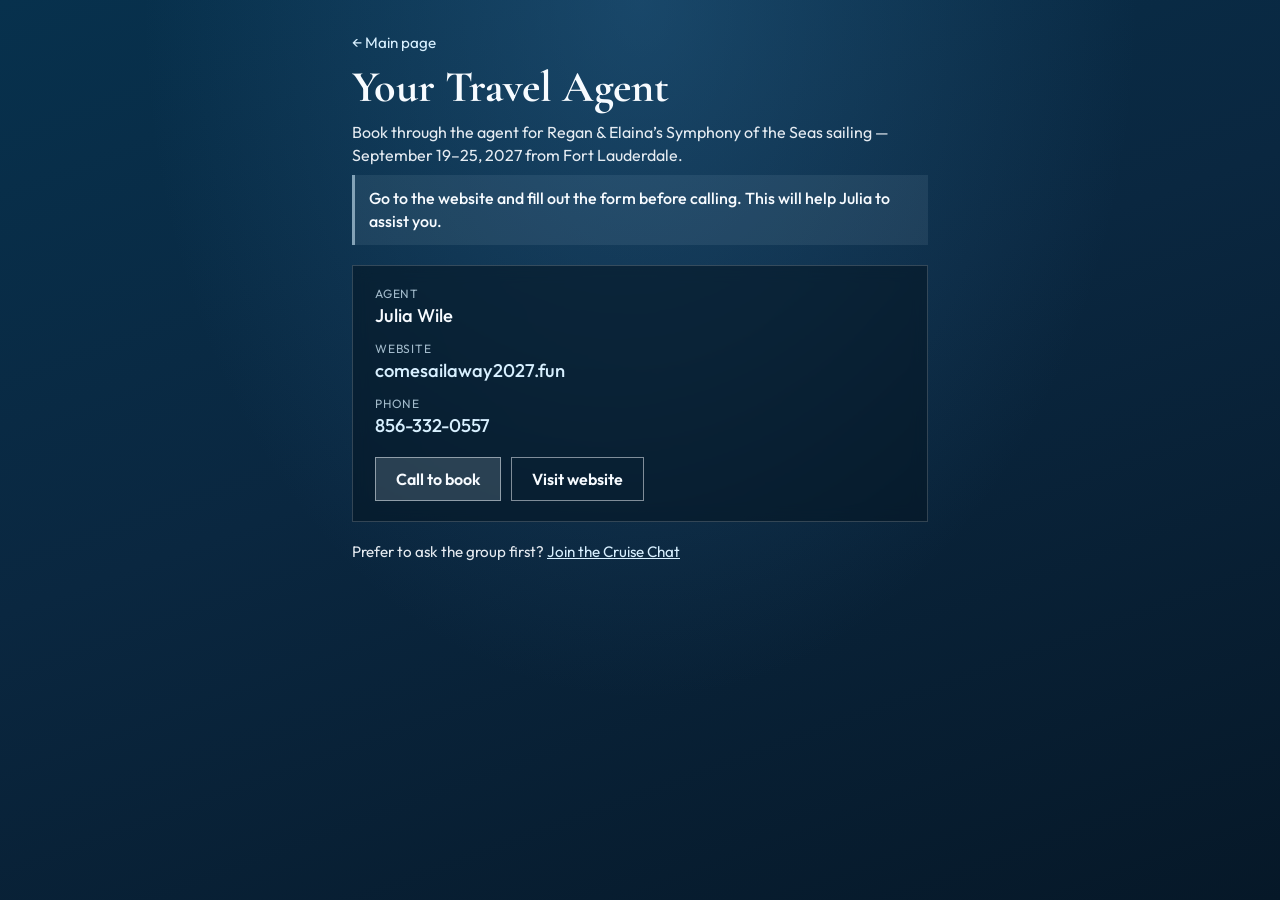
<file: agent.html>
<!DOCTYPE html>
<html lang="en">
  <head>
    <meta charset="UTF-8" />
    <meta name="viewport" content="width=device-width, initial-scale=1" />
    <title>Travel Agent · Regan N Elaina's Wedding Cruise</title>
    <link rel="preconnect" href="https://fonts.googleapis.com" />
    <link rel="preconnect" href="https://fonts.gstatic.com" crossorigin />
    <link
      href="https://fonts.googleapis.com/css2?family=Cormorant+Garamond:wght@600;700&family=Outfit:wght@400;500;600&display=swap"
      rel="stylesheet"
    />
    <link rel="stylesheet" href="styles.css" />
  </head>
  <body class="page-inner">
    <div class="inner-shell">
      <header class="inner-header">
        <a class="chat-back" href="index.html">← Main page</a>
        <h1>Your Travel Agent</h1>
        <p>
          Book through the agent for Regan &amp; Elaina’s Symphony of the Seas
          sailing — September 19–25, 2027 from Fort Lauderdale.
        </p>
        <p class="agent-instruction">
          Go to the website and fill out the form before calling. This will help
          Julia to assist you.
        </p>
      </header>

      <section class="agent-card" aria-label="Agent contact">
        <p class="agent-label">Agent</p>
        <p class="agent-name">Julia Wile</p>

        <p class="agent-label">Website</p>
        <p class="agent-agency">
          <a href="https://comesailaway2027.fun" rel="noopener noreferrer"
            >comesailaway2027.fun</a
          >
        </p>

        <p class="agent-label">Phone</p>
        <p class="agent-phone">
          <a href="tel:+18563320557">856-332-0557</a>
        </p>

        <div class="agent-actions">
          <a class="agent-call" href="tel:+18563320557">Call to book</a>
          <a
            class="agent-call agent-call-secondary"
            href="https://comesailaway2027.fun"
            rel="noopener noreferrer"
            >Visit website</a
          >
        </div>
      </section>

      <p class="inner-note">
        Prefer to ask the group first?
        <a href="chat.html">Join the Cruise Chat</a>
      </p>
    </div>
  </body>
</html>
</file>
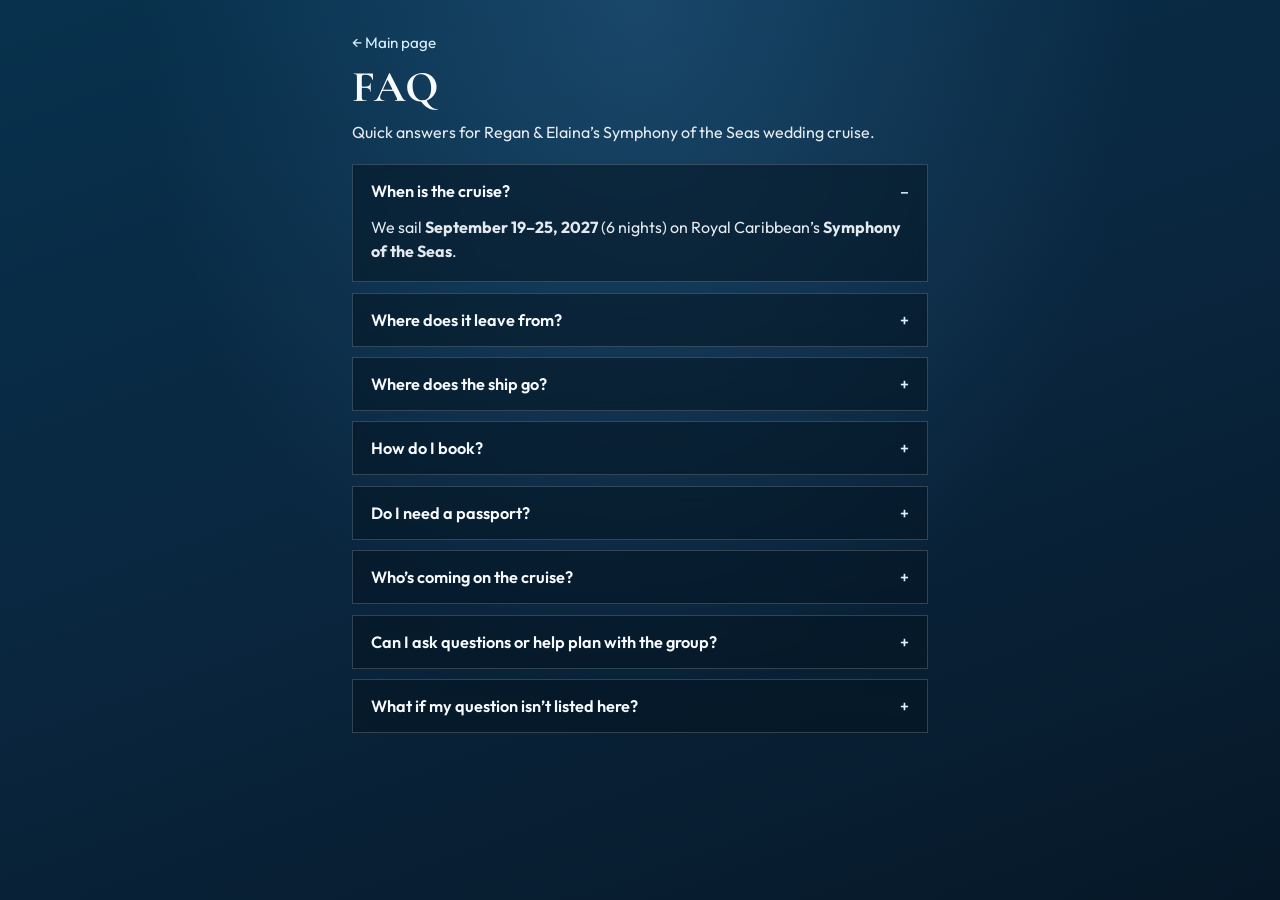
<file: faq.html>
<!DOCTYPE html>
<html lang="en">
  <head>
    <meta charset="UTF-8" />
    <meta name="viewport" content="width=device-width, initial-scale=1" />
    <title>FAQ · Regan N Elaina's Wedding Cruise</title>
    <link rel="preconnect" href="https://fonts.googleapis.com" />
    <link rel="preconnect" href="https://fonts.gstatic.com" crossorigin />
    <link
      href="https://fonts.googleapis.com/css2?family=Cormorant+Garamond:wght@600;700&family=Outfit:wght@400;500;600&display=swap"
      rel="stylesheet"
    />
    <link rel="stylesheet" href="styles.css" />
  </head>
  <body class="page-inner">
    <div class="inner-shell">
      <header class="inner-header">
        <a class="chat-back" href="index.html">← Main page</a>
        <h1>FAQ</h1>
        <p>
          Quick answers for Regan &amp; Elaina’s Symphony of the Seas wedding
          cruise.
        </p>
      </header>

      <div class="faq-list">
        <details class="faq-item" open>
          <summary>When is the cruise?</summary>
          <p>
            We sail <strong>September 19–25, 2027</strong> (6 nights) on Royal
            Caribbean’s <strong>Symphony of the Seas</strong>.
          </p>
        </details>

        <details class="faq-item">
          <summary>Where does it leave from?</summary>
          <p>
            The ship departs from and returns to
            <strong>Fort Lauderdale, Florida</strong> (Port Everglades).
          </p>
        </details>

        <details class="faq-item">
          <summary>Where does the ship go?</summary>
          <p>
            Perfect Day at CocoCay &amp; Western Caribbean. Planned ports
            include Costa Maya, Cozumel, and Perfect Day at CocoCay (Bahamas),
            with sea days in between.
          </p>
        </details>

        <details class="faq-item">
          <summary>How do I book?</summary>
          <p>
            Book through our travel agent, <strong>Julia Wile</strong> — don’t
            book this group sailing on your own if you want to be with the
            wedding party.
            <a href="agent.html">See travel agent information</a>, call
            <a href="tel:+18563320557">856-332-0557</a>, or visit
            <a href="https://comesailaway2027.fun" rel="noopener noreferrer"
              >comesailaway2027.fun</a
            >.
          </p>
        </details>

        <details class="faq-item">
          <summary>Do I need a passport?</summary>
          <p>
            Most guests will need a valid passport for this itinerary. Check
            requirements for your citizenship and travel dates, and confirm with
            the travel agent when you book.
          </p>
        </details>

        <details class="faq-item">
          <summary>Who’s coming on the cruise?</summary>
          <p>
            See the guest list on
            <a href="whos-coming.html">Who’s Coming</a>. After you book, add
            your group there — a host will approve it before it shows for
            everyone.
          </p>
        </details>

        <details class="faq-item">
          <summary>Can I ask questions or help plan with the group?</summary>
          <p>
            Yes — use
            <a href="chat.html">Cruise Chat</a> to ask questions or plan
            together. You’ll only need a display name.
          </p>
        </details>

        <details class="faq-item">
          <summary>What if my question isn’t listed here?</summary>
          <p>
            Ask in <a href="chat.html">Cruise Chat</a>, or contact the
            <a href="agent.html">travel agent</a> for booking and cabin
            questions.
          </p>
        </details>
      </div>
    </div>
  </body>
</html>
</file>
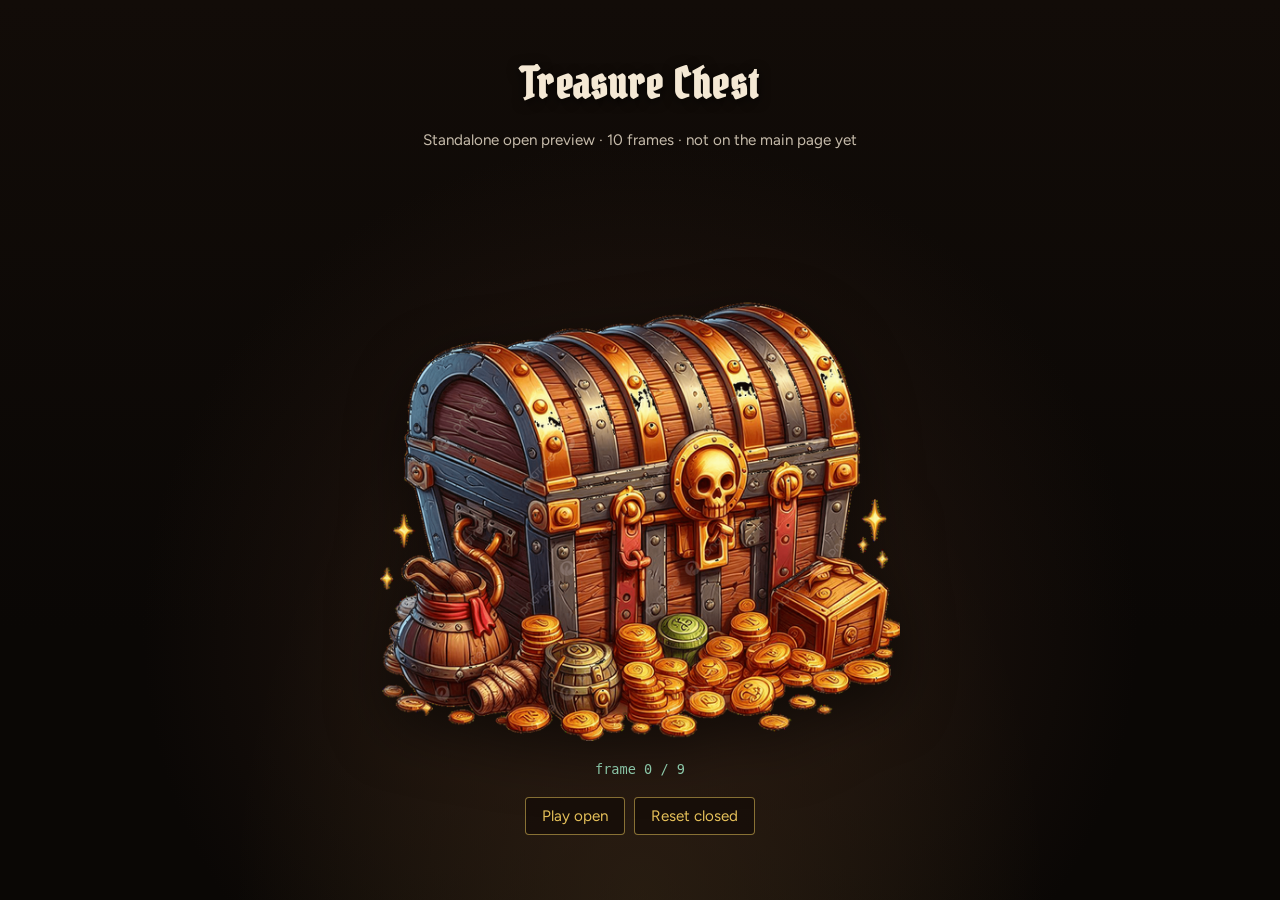
<file: hub-chest-open.html>
<!DOCTYPE html>
<html lang="en">
  <head>
    <meta charset="UTF-8" />
    <meta name="viewport" content="width=device-width, initial-scale=1" />
    <title>Treasure Chest Open · Preview</title>
    <link rel="preconnect" href="https://fonts.googleapis.com" />
    <link rel="preconnect" href="https://fonts.gstatic.com" crossorigin />
    <link
      href="https://fonts.googleapis.com/css2?family=Figtree:wght@400;500;600&family=Pirata+One&display=swap"
      rel="stylesheet"
    />
    <style>
      :root {
        --ink: #f4e8d4;
        --gold: #e6c15a;
        --bg0: #0a0705;
        --bg1: #1a100c;
      }

      * {
        box-sizing: border-box;
      }

      html,
      body {
        margin: 0;
        min-height: 100%;
      }

      body {
        min-height: 100vh;
        min-height: 100dvh;
        font-family: Figtree, "Segoe UI", sans-serif;
        color: var(--ink);
        background:
          radial-gradient(ellipse at 50% 70%, #2a1a12 0%, transparent 55%),
          radial-gradient(ellipse at 50% 100%, rgba(230, 193, 90, 0.12), transparent 45%),
          linear-gradient(180deg, #120c08, var(--bg0) 70%);
        display: flex;
        flex-direction: column;
        align-items: center;
        justify-content: center;
        gap: 1.25rem;
        padding: 1.5rem 1rem 2rem;
      }

      h1 {
        margin: 0;
        font-family: "Pirata One", serif;
        font-size: clamp(1.8rem, 5vw, 2.6rem);
        letter-spacing: 0.03em;
        color: var(--ink);
        text-shadow: 0 2px 12px rgba(0, 0, 0, 0.7);
      }

      .hint {
        margin: 0;
        opacity: 0.8;
        font-size: 0.95rem;
      }

      .stage {
        position: relative;
        width: min(520px, 92vw);
        aspect-ratio: 900 / 990;
        display: grid;
        place-items: end center;
      }

      .stage img {
        grid-area: 1 / 1;
        width: 100%;
        height: 100%;
        object-fit: contain;
        object-position: center bottom;
        opacity: 0;
        pointer-events: none;
        user-select: none;
        -webkit-user-drag: none;
        filter: drop-shadow(0 18px 28px rgba(0, 0, 0, 0.55));
      }

      .stage img.is-active {
        opacity: 1;
      }

      .glow {
        position: absolute;
        left: 50%;
        bottom: 28%;
        width: 55%;
        height: 45%;
        transform: translateX(-50%);
        border-radius: 50%;
        background: radial-gradient(
          ellipse at 50% 60%,
          rgba(255, 220, 120, 0.55),
          rgba(230, 160, 60, 0.2) 45%,
          transparent 70%
        );
        opacity: 0;
        pointer-events: none;
        mix-blend-mode: screen;
        transition: opacity 200ms linear;
      }

      .controls {
        display: flex;
        flex-wrap: wrap;
        gap: 0.6rem;
        justify-content: center;
      }

      button {
        appearance: none;
        border: 1px solid rgba(230, 193, 90, 0.55);
        background: rgba(20, 12, 8, 0.72);
        color: var(--gold);
        font: inherit;
        font-size: 0.95rem;
        border-radius: 4px;
        padding: 0.55rem 1rem;
        cursor: pointer;
      }

      button:hover,
      button:focus-visible {
        color: var(--ink);
        border-color: var(--gold);
        outline: none;
      }

      .frame-label {
        margin: 0;
        font-family: ui-monospace, SFMono-Regular, Menlo, monospace;
        font-size: 0.85rem;
        color: #9fe3c0;
      }
    </style>
  </head>
  <body>
    <h1>Treasure Chest</h1>
    <p class="hint">Standalone open preview · 10 frames · not on the main page yet</p>

    <div class="stage" id="stage" aria-label="Chest opening animation">
      <div class="glow" id="glow" aria-hidden="true"></div>
    </div>

    <p class="frame-label" id="frame-label">frame 0 / 9</p>

    <div class="controls">
      <button type="button" id="btn-open">Play open</button>
      <button type="button" id="btn-reset">Reset closed</button>
    </div>

    <script>
      (() => {
        const FRAME_COUNT = 10;
        const FRAME_MS = 220; // ~2.2s total — slow open
        const stage = document.getElementById("stage");
        const glow = document.getElementById("glow");
        const label = document.getElementById("frame-label");
        const imgs = [];
        let frame = 0;
        let playing = false;
        let timer = 0;

        for (let i = 0; i < FRAME_COUNT; i += 1) {
          const img = document.createElement("img");
          img.src = `images/hub-chest-open/frame-${String(i).padStart(2, "0")}.png`;
          img.alt = "";
          img.draggable = false;
          if (i === 0) img.classList.add("is-active");
          stage.appendChild(img);
          imgs.push(img);
        }

        function show(i) {
          frame = Math.max(0, Math.min(FRAME_COUNT - 1, i));
          imgs.forEach((img, idx) => {
            img.classList.toggle("is-active", idx === frame);
          });
          // light grows as lid opens
          const t = frame / (FRAME_COUNT - 1);
          glow.style.opacity = String(Math.pow(t, 1.4) * 0.95);
          label.textContent = `frame ${frame} / ${FRAME_COUNT - 1}`;
        }

        function stop() {
          playing = false;
          if (timer) {
            clearTimeout(timer);
            timer = 0;
          }
        }

        function playOpen() {
          stop();
          playing = true;
          show(0);
          const step = () => {
            if (!playing) return;
            if (frame >= FRAME_COUNT - 1) {
              playing = false;
              return;
            }
            timer = setTimeout(() => {
              show(frame + 1);
              step();
            }, FRAME_MS);
          };
          step();
        }

        document.getElementById("btn-open").addEventListener("click", playOpen);
        document.getElementById("btn-reset").addEventListener("click", () => {
          stop();
          show(0);
        });

        // click chest to replay
        stage.addEventListener("click", playOpen);
        show(0);
      })();
    </script>
  </body>
</html>
</file>
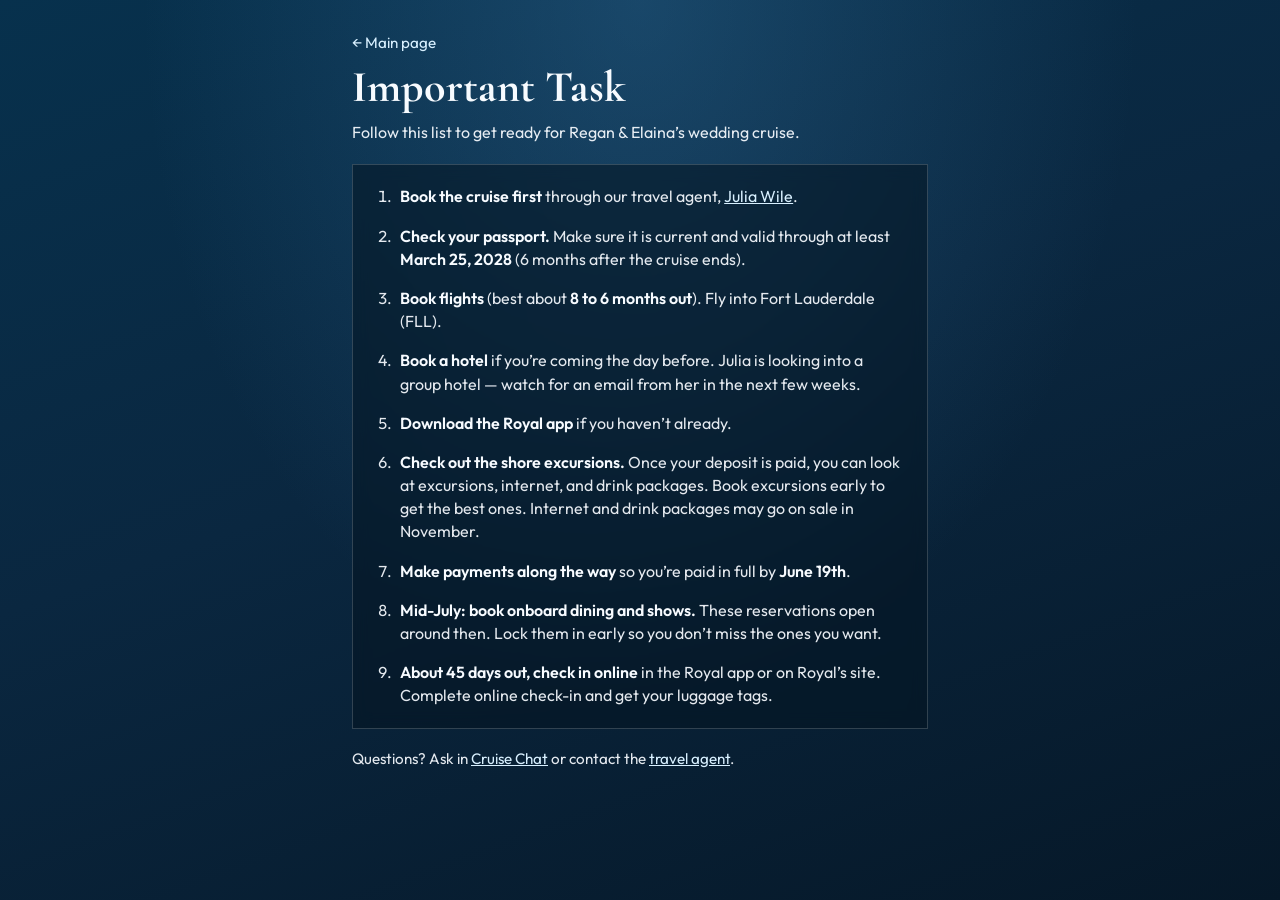
<file: important-task.html>
<!DOCTYPE html>
<html lang="en">
  <head>
    <meta charset="UTF-8" />
    <meta name="viewport" content="width=device-width, initial-scale=1" />
    <title>Important Task · Regan N Elaina's Wedding Cruise</title>
    <link rel="preconnect" href="https://fonts.googleapis.com" />
    <link rel="preconnect" href="https://fonts.gstatic.com" crossorigin />
    <link
      href="https://fonts.googleapis.com/css2?family=Cormorant+Garamond:wght@600;700&family=Outfit:wght@400;500;600&display=swap"
      rel="stylesheet"
    />
    <link rel="stylesheet" href="styles.css" />
  </head>
  <body class="page-inner">
    <div class="inner-shell">
      <header class="inner-header">
        <a class="chat-back" href="index.html">← Main page</a>
        <h1>Important Task</h1>
        <p>
          Follow this list to get ready for Regan &amp; Elaina’s wedding cruise.
        </p>
      </header>

      <section class="agent-card" aria-label="Important tasks checklist">
        <ol class="task-list">
          <li>
            <strong>Book the cruise first</strong> through our travel agent,
            <a href="agent.html">Julia Wile</a>.
          </li>
          <li>
            <strong>Check your passport.</strong> Make sure it is current and
            valid through at least <strong>March 25, 2028</strong>
            (6 months after the cruise ends).
          </li>
          <li>
            <strong>Book flights</strong> (best about
            <strong>8 to 6 months out</strong>). Fly into Fort Lauderdale
            (FLL).
          </li>
          <li>
            <strong>Book a hotel</strong> if you’re coming the day before.
            Julia is looking into a group hotel — watch for an email from her
            in the next few weeks.
          </li>
          <li>
            <strong>Download the Royal app</strong> if you haven’t already.
          </li>
          <li>
            <strong>Check out the shore excursions.</strong> Once your deposit
            is paid, you can look at excursions, internet, and drink packages.
            Book excursions early to get the best ones. Internet and drink
            packages may go on sale in November.
          </li>
          <li>
            <strong>Make payments along the way</strong> so you’re paid in full
            by <strong>June 19th</strong>.
          </li>
          <li>
            <strong>Mid-July: book onboard dining and shows.</strong> These
            reservations open around then. Lock them in early so you don’t miss
            the ones you want.
          </li>
          <li>
            <strong>About 45 days out, check in online</strong> in the Royal
            app or on Royal’s site. Complete online check-in and get your
            luggage tags.
          </li>
        </ol>
      </section>

      <p class="inner-note">
        Questions? Ask in <a href="chat.html">Cruise Chat</a> or contact the
        <a href="agent.html">travel agent</a>.
      </p>
    </div>
  </body>
</html>
</file>
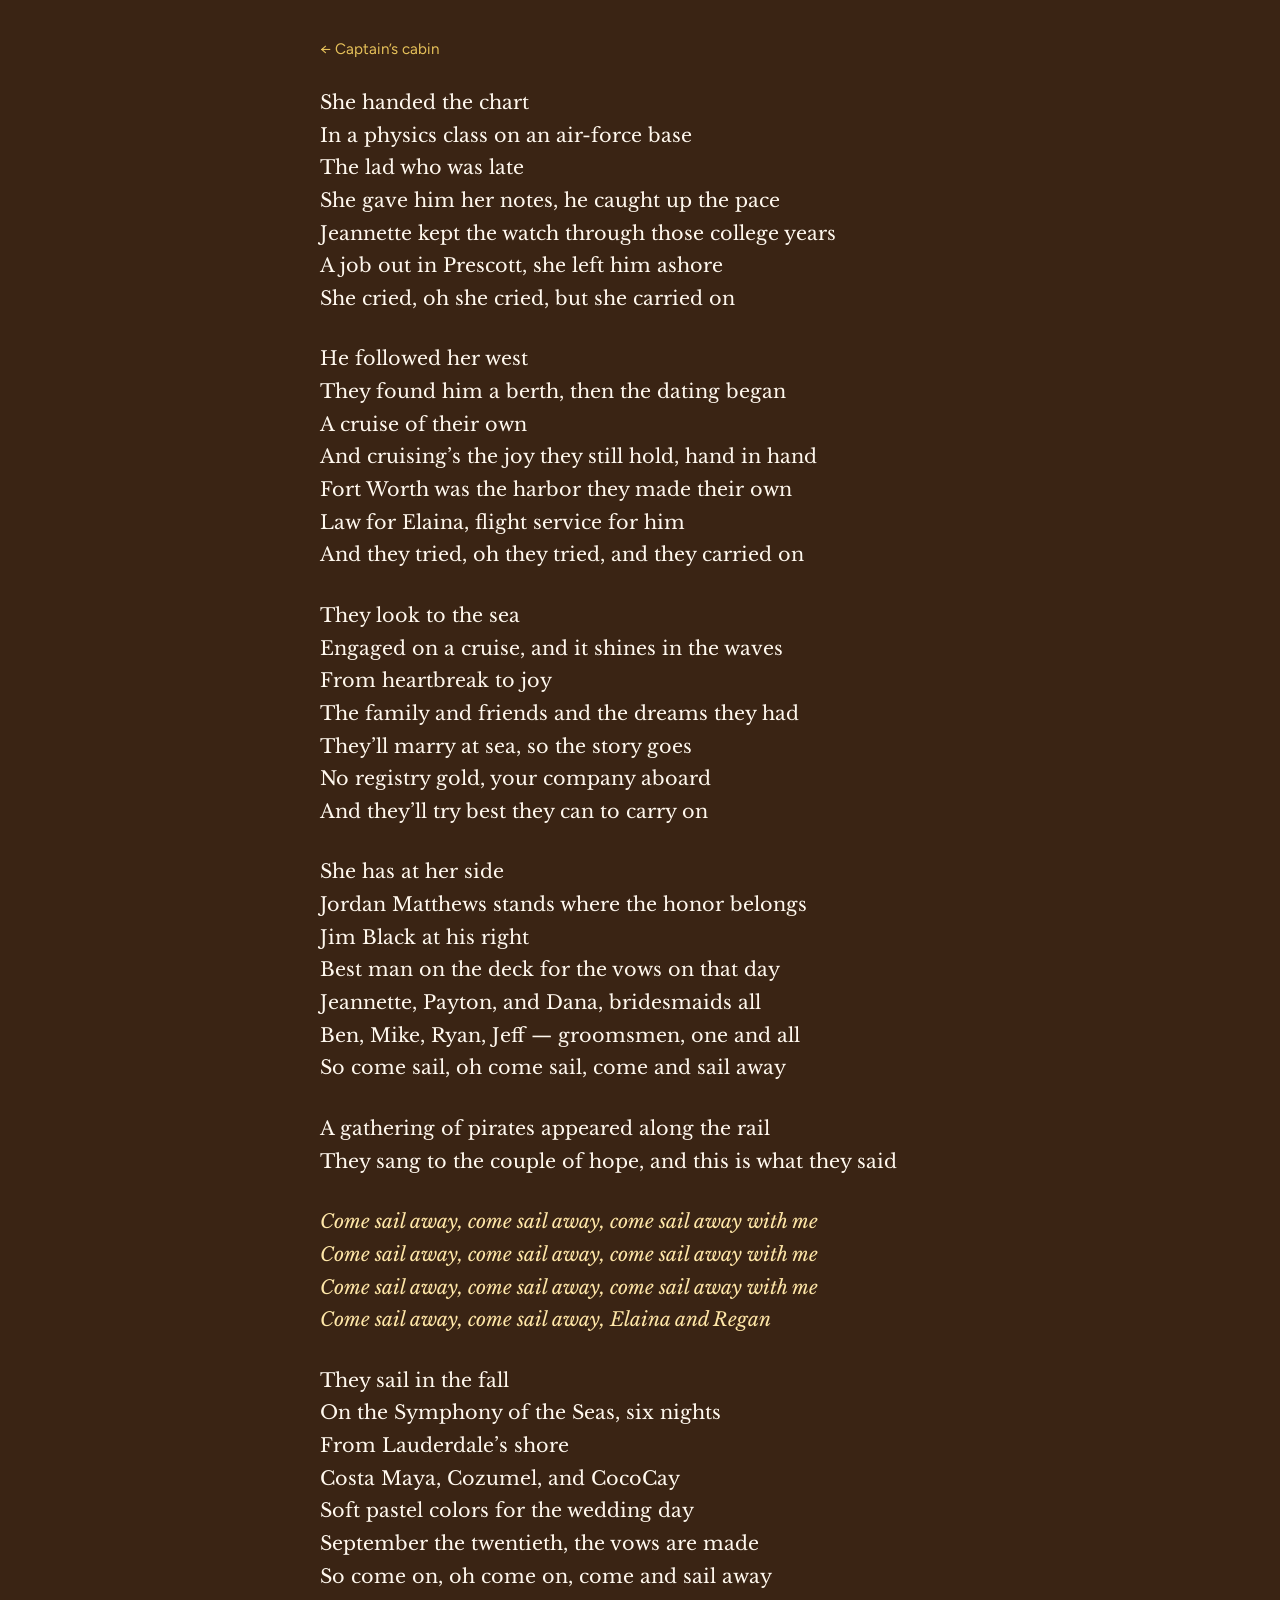
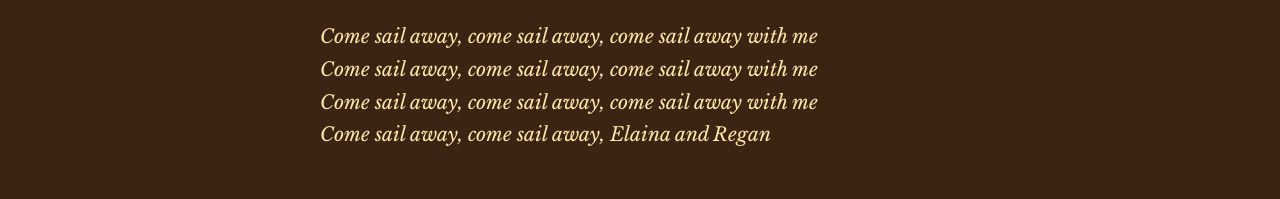
<file: pirate-song.html>
<!DOCTYPE html>
<html lang="en">
  <head>
    <meta charset="UTF-8" />
    <meta name="viewport" content="width=device-width, initial-scale=1" />
    <title>The Pirate Song · Regan N Elaina's Wedding Cruise</title>
    <link rel="preconnect" href="https://fonts.googleapis.com" />
    <link rel="preconnect" href="https://fonts.gstatic.com" crossorigin />
    <link
      href="https://fonts.googleapis.com/css2?family=Figtree:wght@400;500;600&family=Libre+Baskerville:ital,wght@0,400;0,700;1,400&family=Pirata+One&display=swap"
      rel="stylesheet"
    />
    <link rel="stylesheet" href="pirate-treasures.css?v=163" />
  </head>
  <body class="pirate-page song-page">
    <main class="song-sheet">
      <p class="song-back">
        <a href="pirates-cabin.html">← Captain’s cabin</a>
      </p>

      <section class="song-stanza" aria-label="Verse 1">
        <p>
          She handed the chart<br />
          In a physics class on an air-force base<br />
          The lad who was late<br />
          She gave him her notes, he caught up the pace<br />
          Jeannette kept the watch through those college years<br />
          A job out in Prescott, she left him ashore<br />
          She cried, oh she cried, but she carried on
        </p>
      </section>

      <section class="song-stanza" aria-label="Verse 2">
        <p>
          He followed her west<br />
          They found him a berth, then the dating began<br />
          A cruise of their own<br />
          And cruising’s the joy they still hold, hand in hand<br />
          Fort Worth was the harbor they made their own<br />
          Law for Elaina, flight service for him<br />
          And they tried, oh they tried, and they carried on
        </p>
      </section>

      <section class="song-stanza song-stanza-lift" aria-label="They look to the sea">
        <p>
          They look to the sea<br />
          Engaged on a cruise, and it shines in the waves<br />
          From heartbreak to joy<br />
          The family and friends and the dreams they had<br />
          They’ll marry at sea, so the story goes<br />
          No registry gold, your company aboard<br />
          And they’ll try best they can to carry on
        </p>
      </section>

      <section class="song-stanza" aria-label="Verse 3">
        <p>
          She has at her side<br />
          Jordan Matthews stands where the honor belongs<br />
          Jim Black at his right<br />
          Best man on the deck for the vows on that day<br />
          Jeannette, Payton, and Dana, bridesmaids all<br />
          Ben, Mike, Ryan, Jeff — groomsmen, one and all<br />
          So come sail, oh come sail, come and sail away
        </p>
      </section>

      <section class="song-stanza song-stanza-lift" aria-label="Along the rail">
        <p>
          A gathering of pirates appeared along the rail<br />
          They sang to the couple of hope, and this is what they said
        </p>
      </section>

      <section class="song-refrain" aria-label="Refrain">
        <p>
          Come sail away, come sail away, come sail away with me<br />
          Come sail away, come sail away, come sail away with me<br />
          Come sail away, come sail away, come sail away with me<br />
          Come sail away, come sail away, Elaina and Regan
        </p>
      </section>

      <section class="song-stanza" aria-label="Verse 4">
        <p>
          They sail in the fall<br />
          On the Symphony of the Seas, six nights<br />
          From Lauderdale’s shore<br />
          Costa Maya, Cozumel, and CocoCay<br />
          Soft pastel colors for the wedding day<br />
          September the twentieth, the vows are made<br />
          So come on, oh come on, come and sail away
        </p>
      </section>

      <section class="song-refrain" aria-label="Refrain, once more">
        <p>
          Come sail away, come sail away, come sail away with me<br />
          Come sail away, come sail away, come sail away with me<br />
          Come sail away, come sail away, come sail away with me<br />
          Come sail away, come sail away, Elaina and Regan
        </p>
      </section>
    </main>
  </body>
</html>
</file>
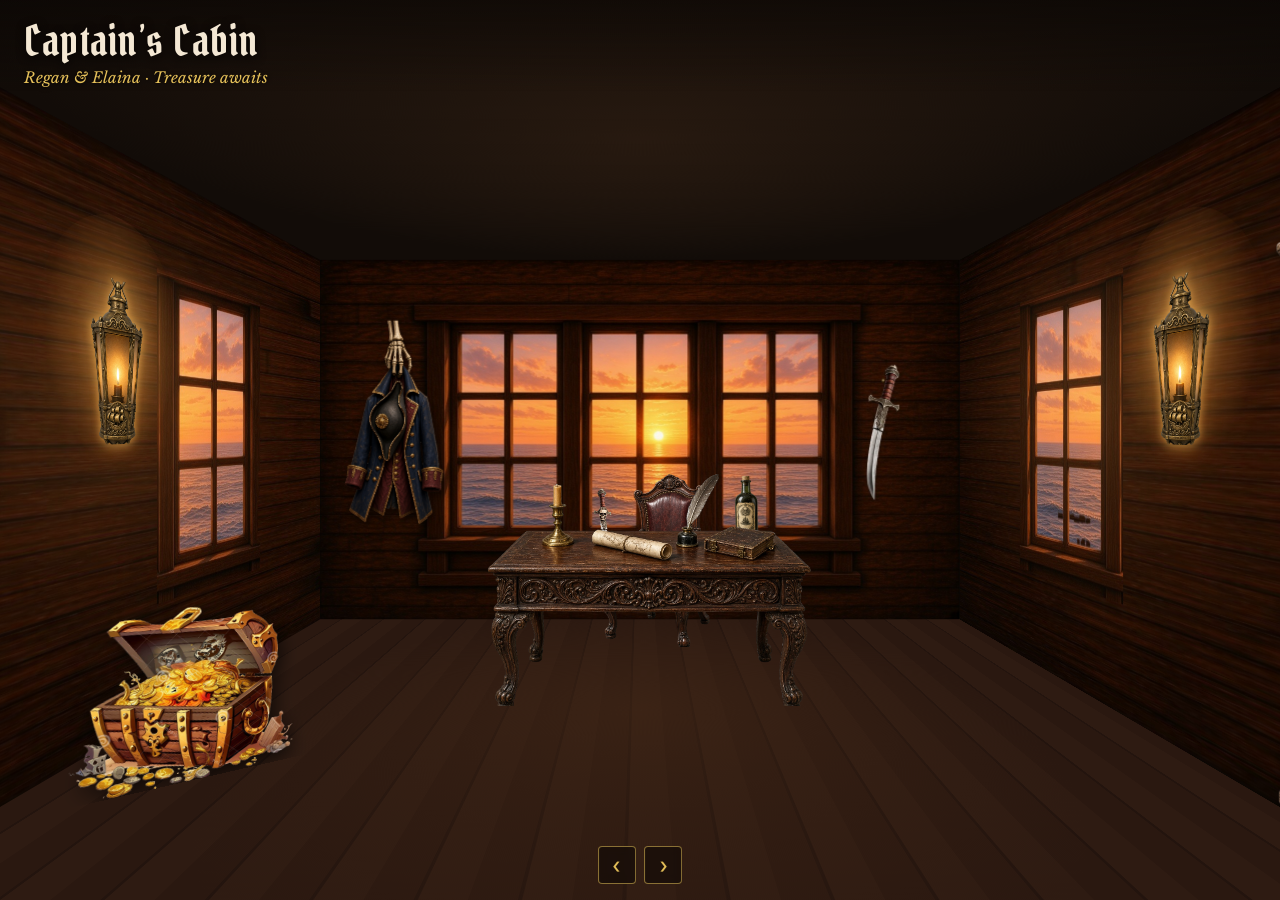
<file: pirates-cabin.html>
<!DOCTYPE html>
<html lang="en">
  <head>
    <meta charset="UTF-8" />
    <meta name="viewport" content="width=device-width, initial-scale=1" />
    <title>Captain’s Cabin · Regan N Elaina's Wedding Cruise</title>
    <link rel="preconnect" href="https://fonts.googleapis.com" />
    <link rel="preconnect" href="https://fonts.gstatic.com" crossorigin />
    <link
      href="https://fonts.googleapis.com/css2?family=Figtree:wght@400;500;600&family=Libre+Baskerville:ital,wght@0,400;0,700;1,400&family=Pirata+One&display=swap"
      rel="stylesheet"
    />
    <link rel="stylesheet" href="pirate-treasures.css?v=163" />
  </head>
  <body class="pirate-page cabin-page">
    <header class="cabin-hud">
      <div class="cabin-brand">
        <p class="cabin-brand-mark">Captain’s Cabin</p>
        <p class="cabin-brand-line">Regan &amp; Elaina · Treasure awaits</p>
      </div>
    </header>

    <main
      class="cabin-stage"
      id="cabin-stage"
      aria-label="Captain’s cabin. Drag or use the bottom arrows to rotate."
      tabindex="0"
    >
      <div class="cabin-viewport">
        <div class="cabin-world" id="cabin-world">
          <div class="cabin-face cabin-face-stern">
            <img
              src="images/cabin-stern-wall.jpg?v=6"
              alt="Stern wall with three sunrise ocean windows"
              draggable="false"
            />
            <div class="cabin-coat-hang" aria-hidden="true">
              <img
                src="images/cabin-captain-coat-hat.png?v=1"
                alt=""
                draggable="false"
              />
            </div>
            <a
              class="cabin-sword-hotspot"
              id="plank-hotspot"
              href="walk-the-plank.html"
              aria-label="Walk the Plank"
            >
              <span class="cabin-sword-glow" aria-hidden="true"></span>
              <img
                class="cabin-sword-hotspot-img"
                src="images/cabin-pirate-sword.png?v=1"
                alt=""
                draggable="false"
              />
              <span class="cabin-sword-hotspot-label">Walk the Plank</span>
            </a>
          </div>
          <div class="cabin-face cabin-face-back">
            <img
              src="images/cabin-back-wall-v7.jpg?v=1"
              alt="Back wall with arched door and ship-view portholes"
              draggable="false"
            />
            <button type="button" class="cabin-door-exit" data-href="index.html">
              Exit to cruise hub
            </button>
          </div>
          <div class="cabin-face cabin-face-port">
            <img
              src="images/cabin-port-wall-v14.jpg?v=3"
              alt="Port wall with the left stern window and frame on the left"
              draggable="false"
            />
            <div
              class="cabin-bookshelf"
              id="cabin-bookshelf"
              aria-hidden="true"
            >
              <img
                src="images/cabin-bookshelf.png?v=1"
                alt=""
                draggable="false"
              />
            </div>
            <button
              type="button"
              class="cabin-lantern cabin-lantern-port is-on"
              id="cabin-lantern-port"
              aria-pressed="true"
              aria-label="Port lantern — click to turn off"
            >
              <span class="cabin-lantern-glow" aria-hidden="true"></span>
              <img
                class="cabin-lantern-img"
                src="images/cabin-lantern-on.png?v=1"
                alt=""
                draggable="false"
              />
            </button>
          </div>
          <div class="cabin-face cabin-face-starboard">
            <img
              src="images/cabin-starboard-wall-v6.jpg?v=3"
              alt="Starboard wall with the right stern window and frame on the right"
              draggable="false"
            />
            <button
              type="button"
              class="cabin-wall-hotspot cabin-wall-hotspot-map"
              id="cabin-wall-map"
              aria-label="Places map"
              aria-haspopup="dialog"
              aria-controls="cabin-wall-map-lightbox"
            >
              <span class="cabin-coming-glow" aria-hidden="true"></span>
              <span class="cabin-coming-label">Places</span>
            </button>
            <button
              type="button"
              class="cabin-lantern cabin-lantern-starboard is-on"
              id="cabin-lantern-starboard"
              aria-pressed="true"
              aria-label="Starboard lantern — click to turn off"
            >
              <span class="cabin-lantern-glow" aria-hidden="true"></span>
              <img
                class="cabin-lantern-img"
                src="images/cabin-lantern-on.png?v=1"
                alt=""
                draggable="false"
              />
            </button>
          </div>
          <div class="cabin-face cabin-face-floor" aria-hidden="true"></div>
          <div class="cabin-face cabin-face-ceiling" aria-hidden="true"></div>
          <div class="cabin-prop cabin-prop-desk" id="cabin-desk">
            <img
              src="images/cabin-captain-desk.png?v=7"
              alt=""
              draggable="false"
            />
            <button
              type="button"
              class="cabin-desk-hotspot cabin-desk-hotspot-map"
              id="cabin-desk-map"
              aria-label="Cruise itinerary map"
              aria-haspopup="dialog"
              aria-controls="cabin-desk-map-lightbox"
            >
              <span class="cabin-coming-glow" aria-hidden="true"></span>
              <span class="cabin-coming-label">Itinerary</span>
            </button>
            <a
              class="cabin-desk-hotspot cabin-desk-hotspot-quill"
              href="pirate-song.html"
              aria-label="The Pirate Song"
            >
              <span class="cabin-coming-glow" aria-hidden="true"></span>
              <span class="cabin-coming-label">Pirate Song</span>
            </a>
            <button
              type="button"
              class="cabin-desk-hotspot cabin-desk-hotspot-box"
              aria-label="Desk chest — coming soon"
            >
              <span class="cabin-coming-glow" aria-hidden="true"></span>
              <span class="cabin-coming-label">Coming soon</span>
            </button>
          </div>
          <div
            class="cabin-prop cabin-prop-rum"
            id="cabin-rum"
            aria-hidden="true"
          >
            <img
              src="images/cabin-rum-bottle.png?v=1"
              alt=""
              draggable="false"
            />
          </div>
          <div
            class="cabin-prop cabin-prop-dagger"
            id="cabin-dagger"
            aria-hidden="true"
          >
            <img
              src="images/cabin-pirate-dagger.png?v=1"
              alt=""
              draggable="false"
            />
          </div>
          <div class="cabin-prop cabin-prop-chair" aria-hidden="true">
            <img
              src="images/cabin-captain-chair.png?v=3"
              alt=""
              draggable="false"
            />
          </div>
          <a
            class="cabin-prop cabin-prop-chest cabin-coming-hotspot"
            id="cabin-chest"
            href="https://www.theknot.com/us/elaina-beltran-and-regan-roberts-2027-09-20/registry"
            target="_blank"
            rel="noopener noreferrer"
            aria-label="Wedding registry"
          >
            <img
              src="images/cabin-treasure-chest.png?v=2"
              alt=""
              draggable="false"
            />
            <span class="cabin-coming-glow" aria-hidden="true"></span>
            <span class="cabin-coming-label">Registry</span>
          </a>
        </div>
      </div>
    </main>

    <div class="cabin-turn" role="group" aria-label="Rotate view">
      <button
        type="button"
        class="cabin-turn-btn"
        id="cabin-turn-left"
        aria-label="Rotate left"
      >
        ‹
      </button>
      <button
        type="button"
        class="cabin-turn-btn"
        id="cabin-turn-right"
        aria-label="Rotate right"
      >
        ›
      </button>
    </div>

    <dialog
      class="cabin-lightbox"
      id="cabin-desk-map-lightbox"
      aria-labelledby="cabin-desk-map-title"
    >
      <div class="cabin-lightbox-panel">
        <button
          type="button"
          class="cabin-lightbox-close"
          aria-label="Close itinerary map"
        >
          ×
        </button>
        <h2 id="cabin-desk-map-title" class="cabin-lightbox-title">
          Cruise itinerary
        </h2>
        <div class="cabin-lightbox-zoombar" role="group" aria-label="Zoom map">
          <button
            type="button"
            class="cabin-lightbox-zoom-btn"
            data-zoom="out"
            aria-label="Zoom out"
          >
            −
          </button>
          <button
            type="button"
            class="cabin-lightbox-zoom-btn"
            data-zoom="reset"
            aria-label="Reset zoom"
          >
            Reset
          </button>
          <button
            type="button"
            class="cabin-lightbox-zoom-btn"
            data-zoom="in"
            aria-label="Zoom in"
          >
            +
          </button>
        </div>
        <div class="cabin-lightbox-viewport" id="cabin-desk-map-viewport">
          <img
            class="cabin-lightbox-img"
            id="cabin-desk-map-img"
            src="images/cruise-itinerary-map.jpg?v=1"
            alt="7-day West Indies cruise itinerary: Fort Lauderdale, Costa Maya, Cozumel, Coco Cay"
            draggable="false"
          />
        </div>
        <p class="cabin-lightbox-hint">Scroll or pinch to zoom · drag to pan</p>
      </div>
    </dialog>

    <dialog
      class="cabin-lightbox"
      id="cabin-wall-map-lightbox"
      aria-labelledby="cabin-wall-map-title"
    >
      <div class="cabin-lightbox-panel">
        <button
          type="button"
          class="cabin-lightbox-close"
          aria-label="Close places map"
        >
          ×
        </button>
        <h2 id="cabin-wall-map-title" class="cabin-lightbox-title">
          Places map
        </h2>
        <div class="cabin-lightbox-zoombar" role="group" aria-label="Zoom map">
          <button
            type="button"
            class="cabin-lightbox-zoom-btn"
            data-zoom="out"
            aria-label="Zoom out"
          >
            −
          </button>
          <button
            type="button"
            class="cabin-lightbox-zoom-btn"
            data-zoom="reset"
            aria-label="Reset zoom"
          >
            Reset
          </button>
          <button
            type="button"
            class="cabin-lightbox-zoom-btn"
            data-zoom="in"
            aria-label="Zoom in"
          >
            +
          </button>
        </div>
        <div class="cabin-lightbox-viewport" id="cabin-wall-map-viewport">
          <img
            class="cabin-lightbox-img"
            id="cabin-wall-map-img"
            src="images/cabin-wall-places-map.jpg?v=1"
            alt="Map of places across the United States"
            draggable="false"
          />
        </div>
        <p class="cabin-lightbox-hint">Scroll or pinch to zoom · drag to pan</p>
      </div>
    </dialog>

    <script src="pirates-cabin.js?v=66"></script>
  </body>
</html>
</file>
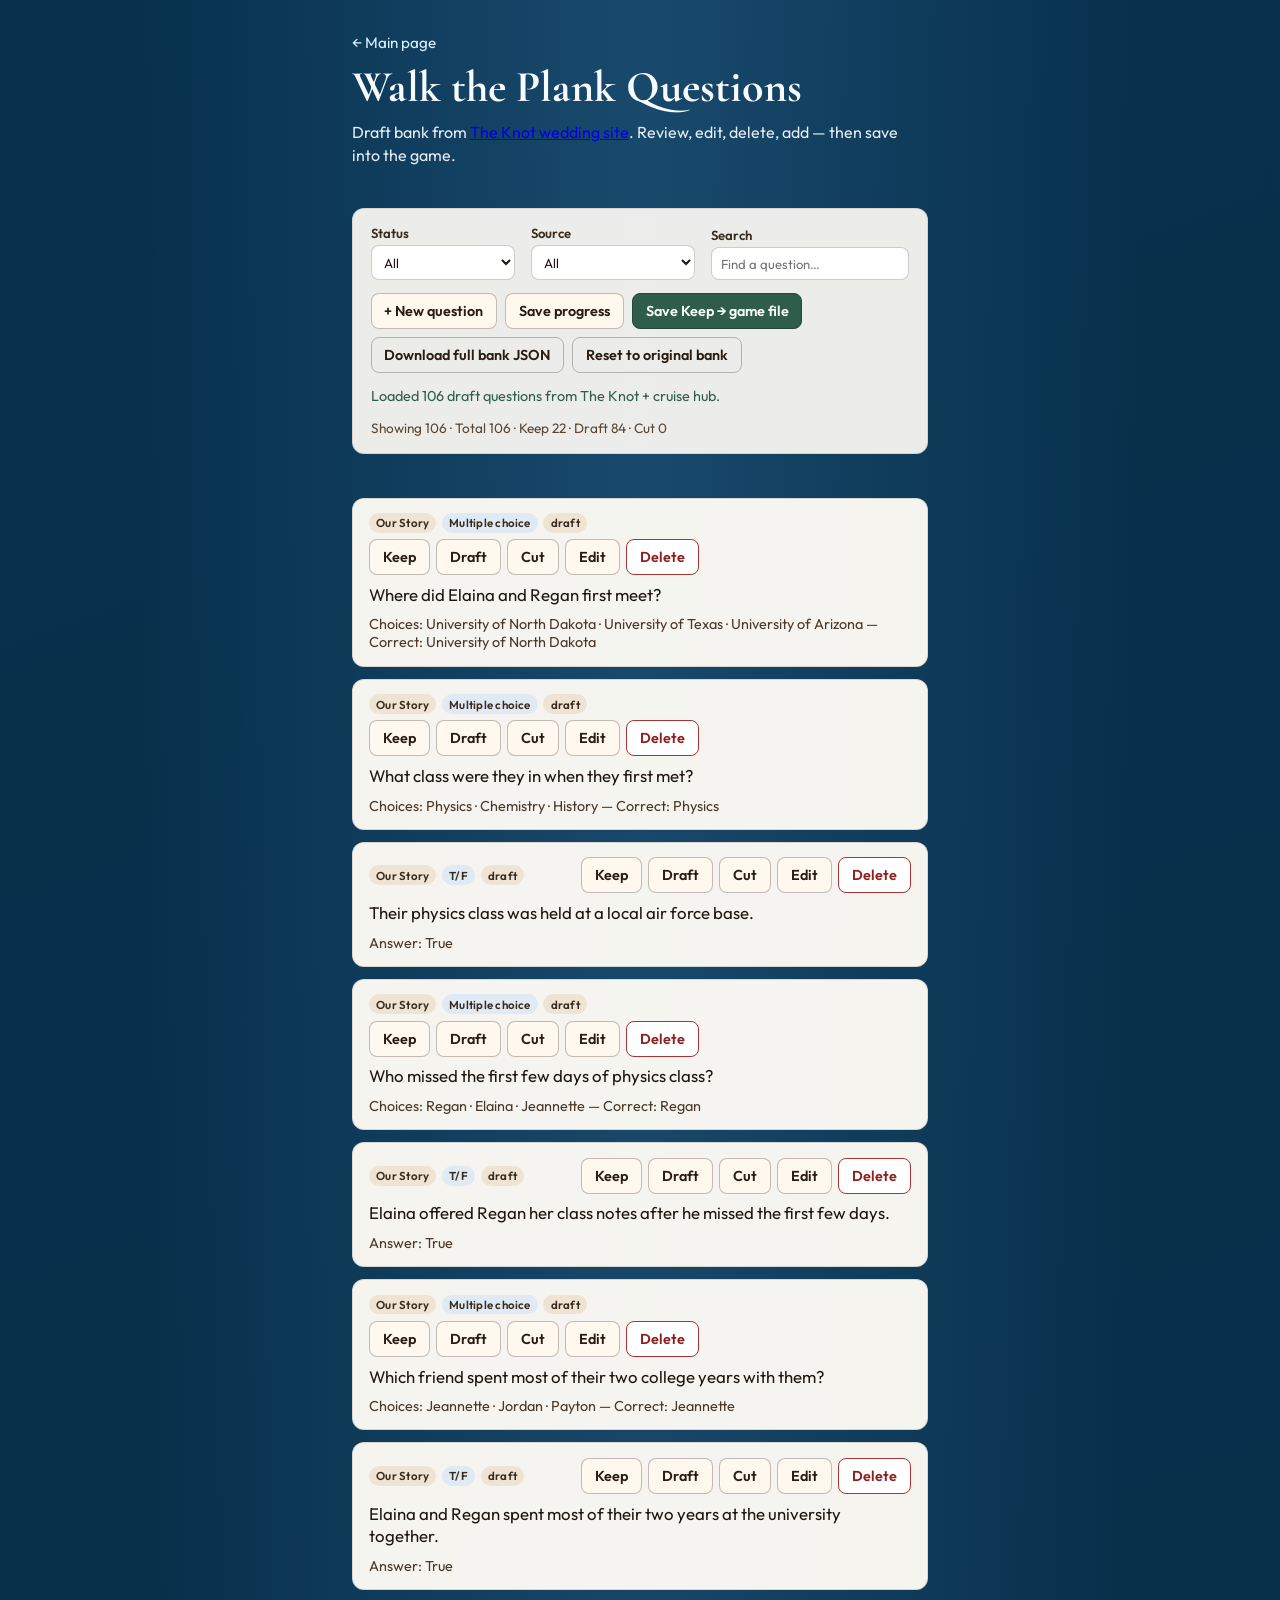
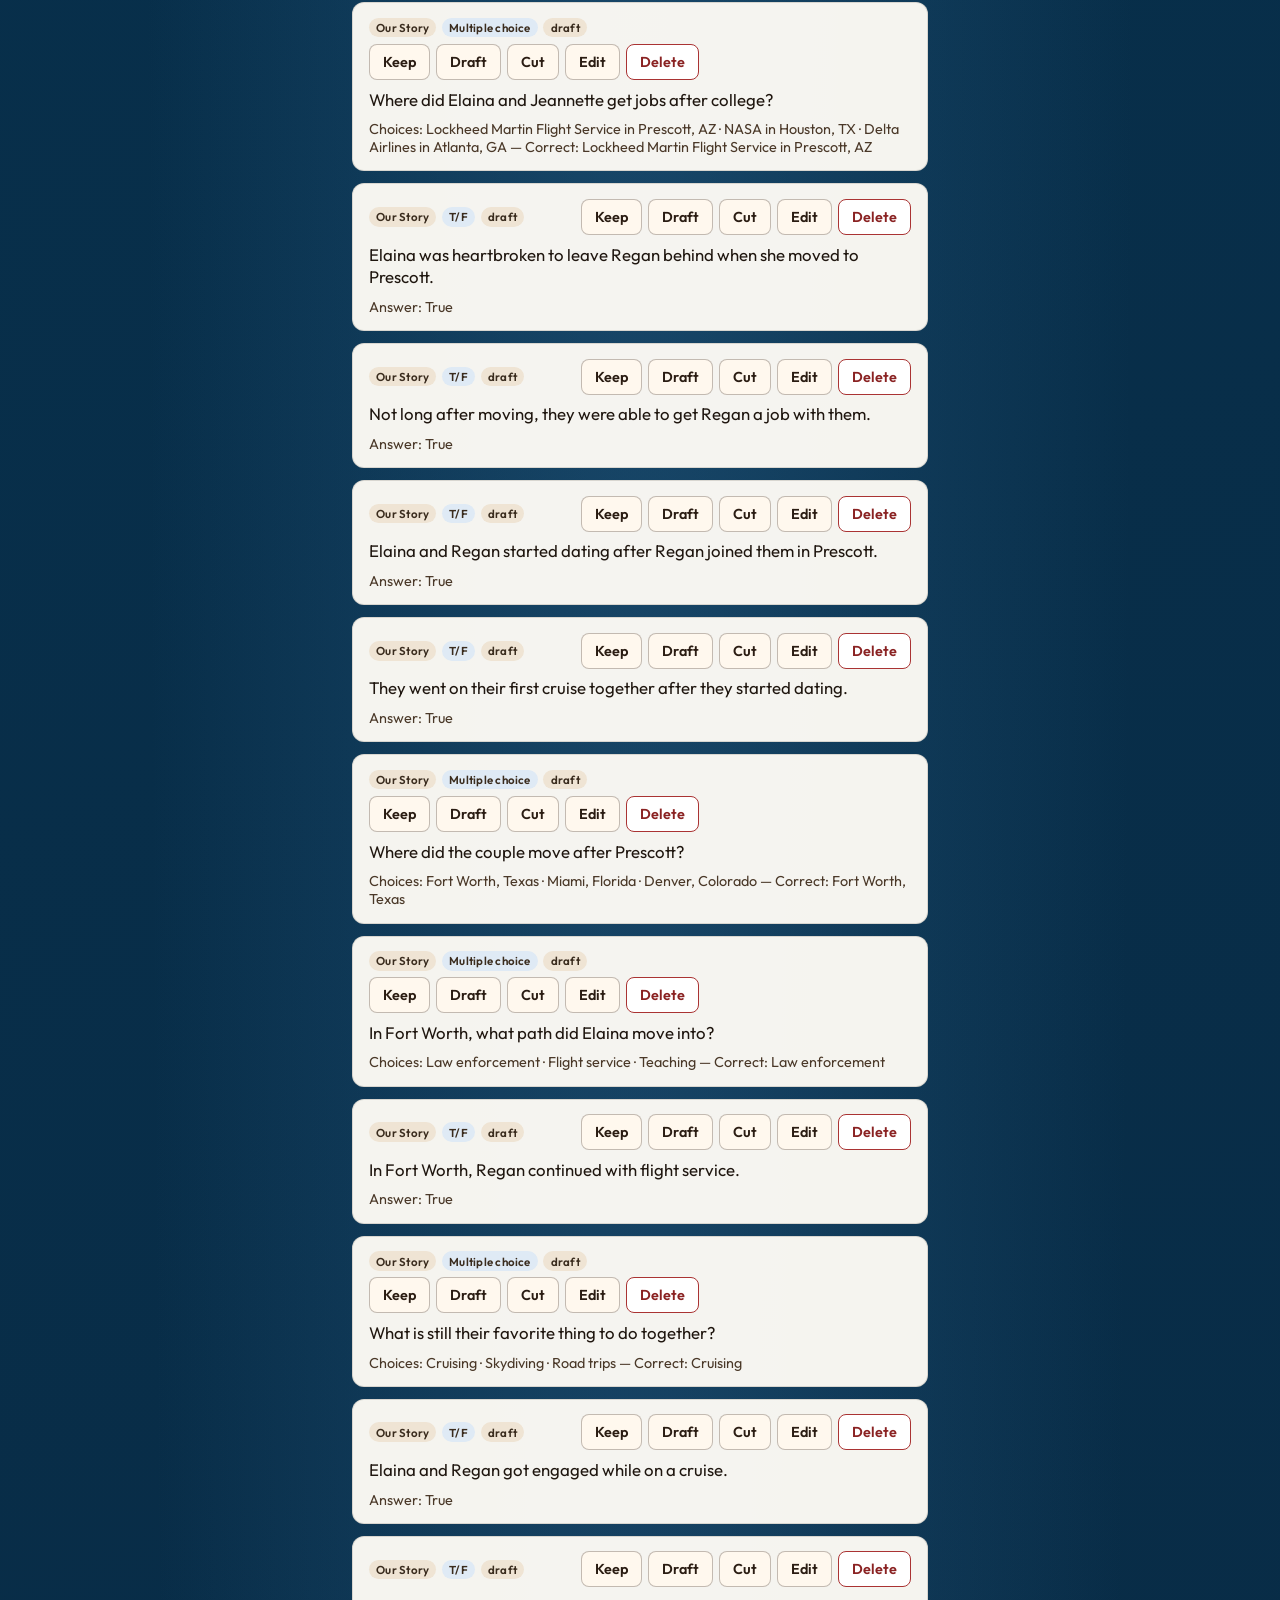
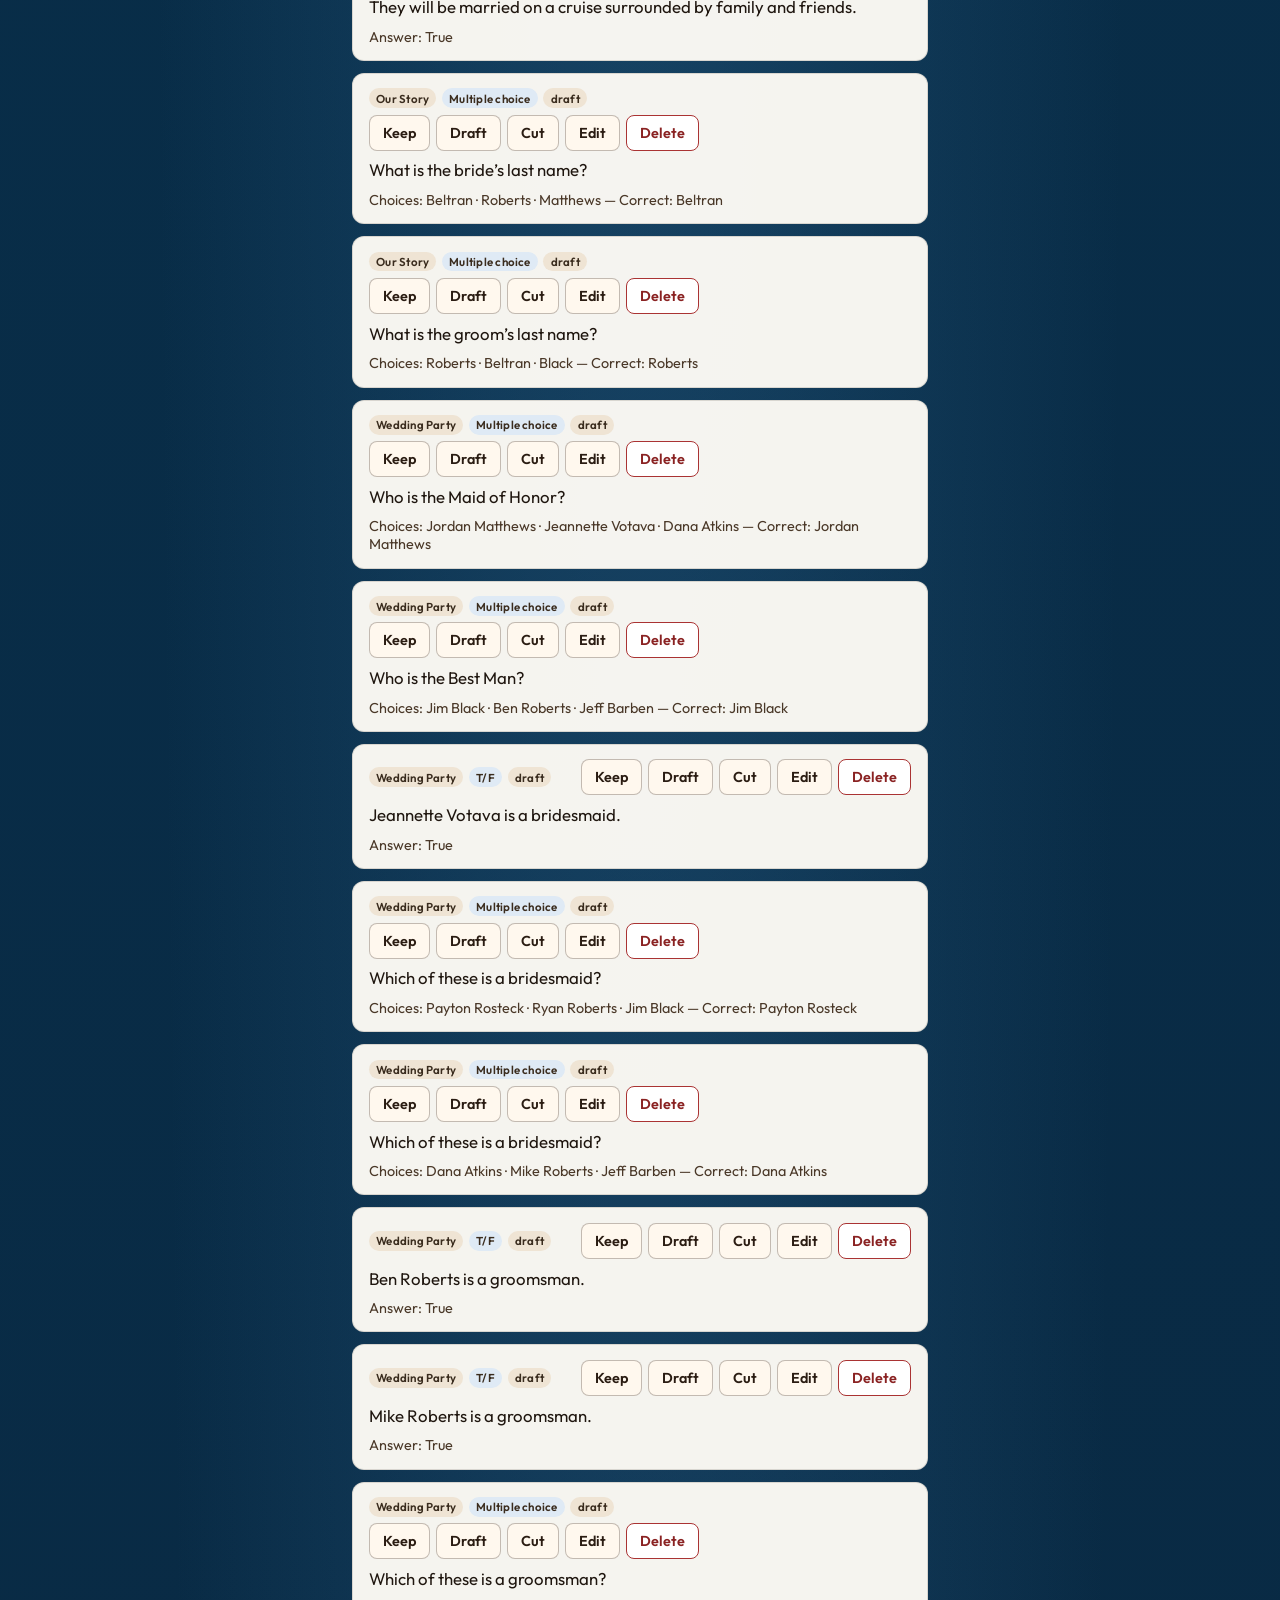
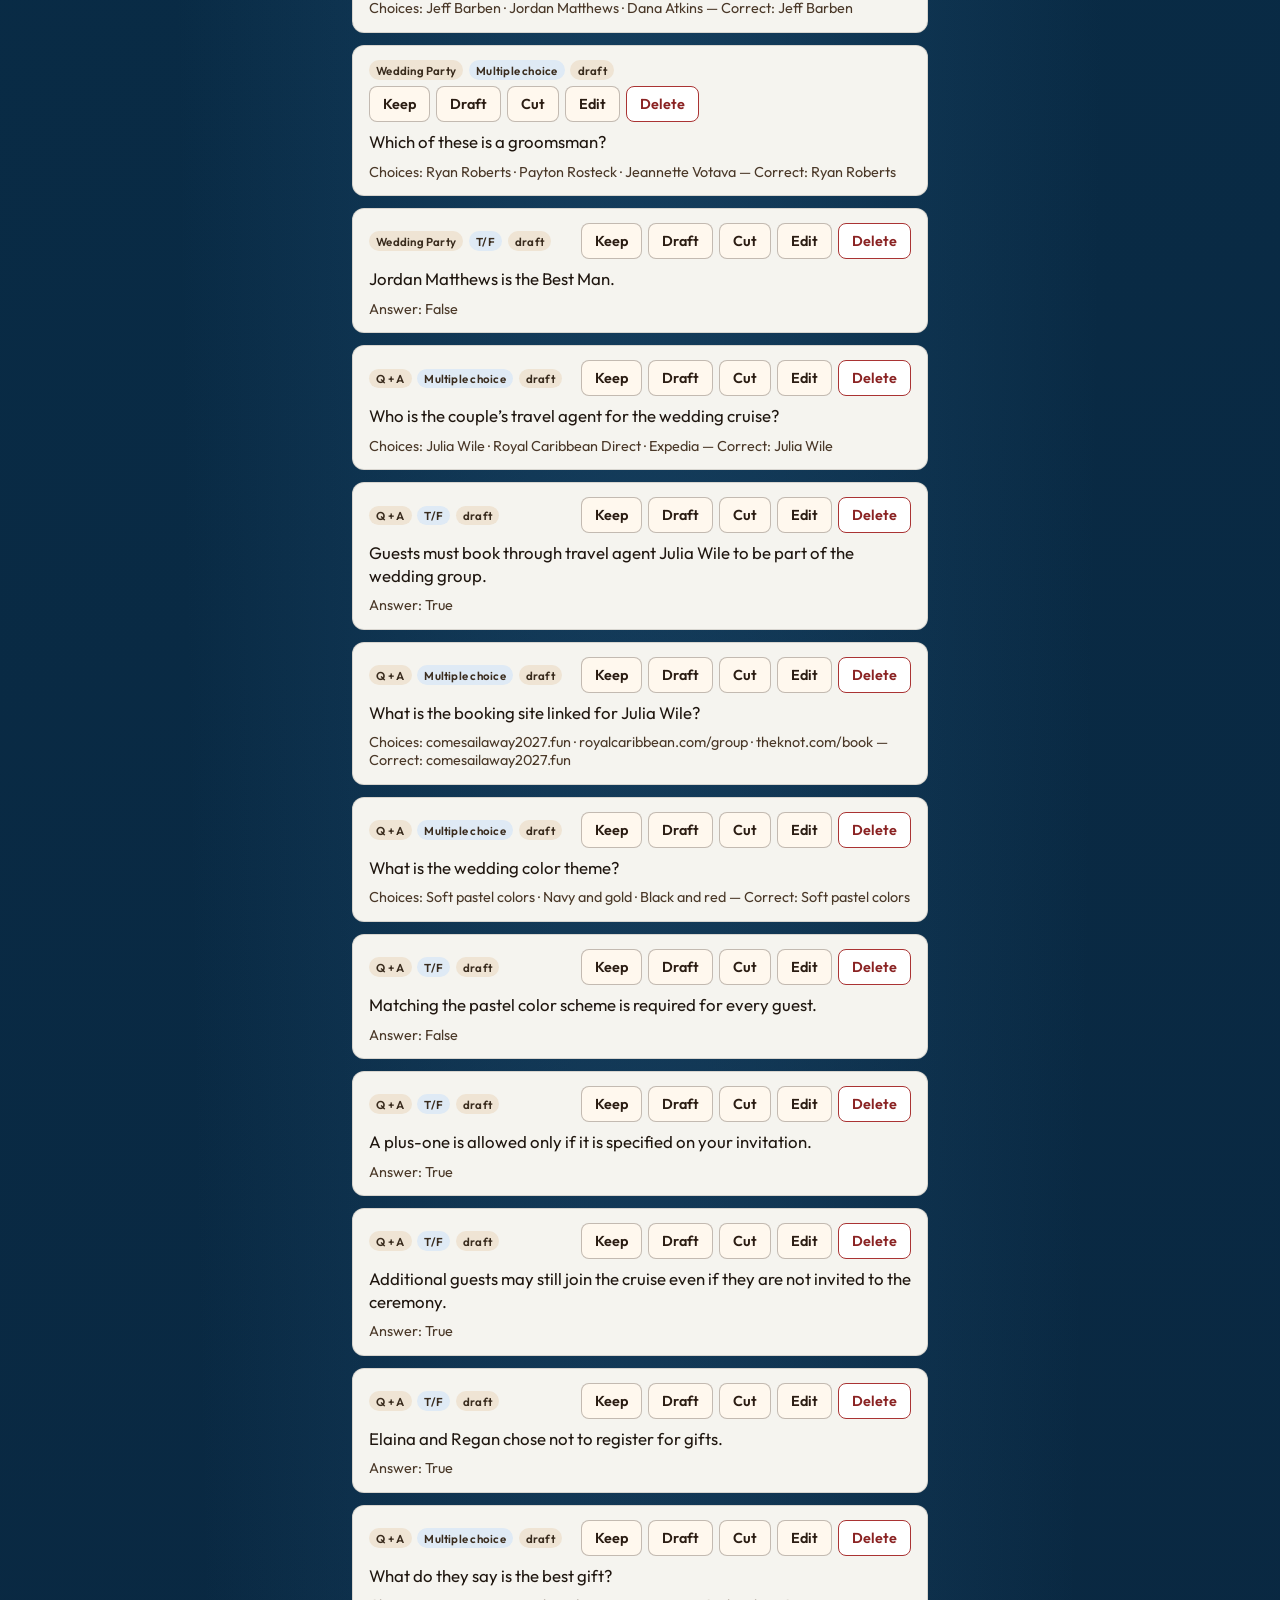
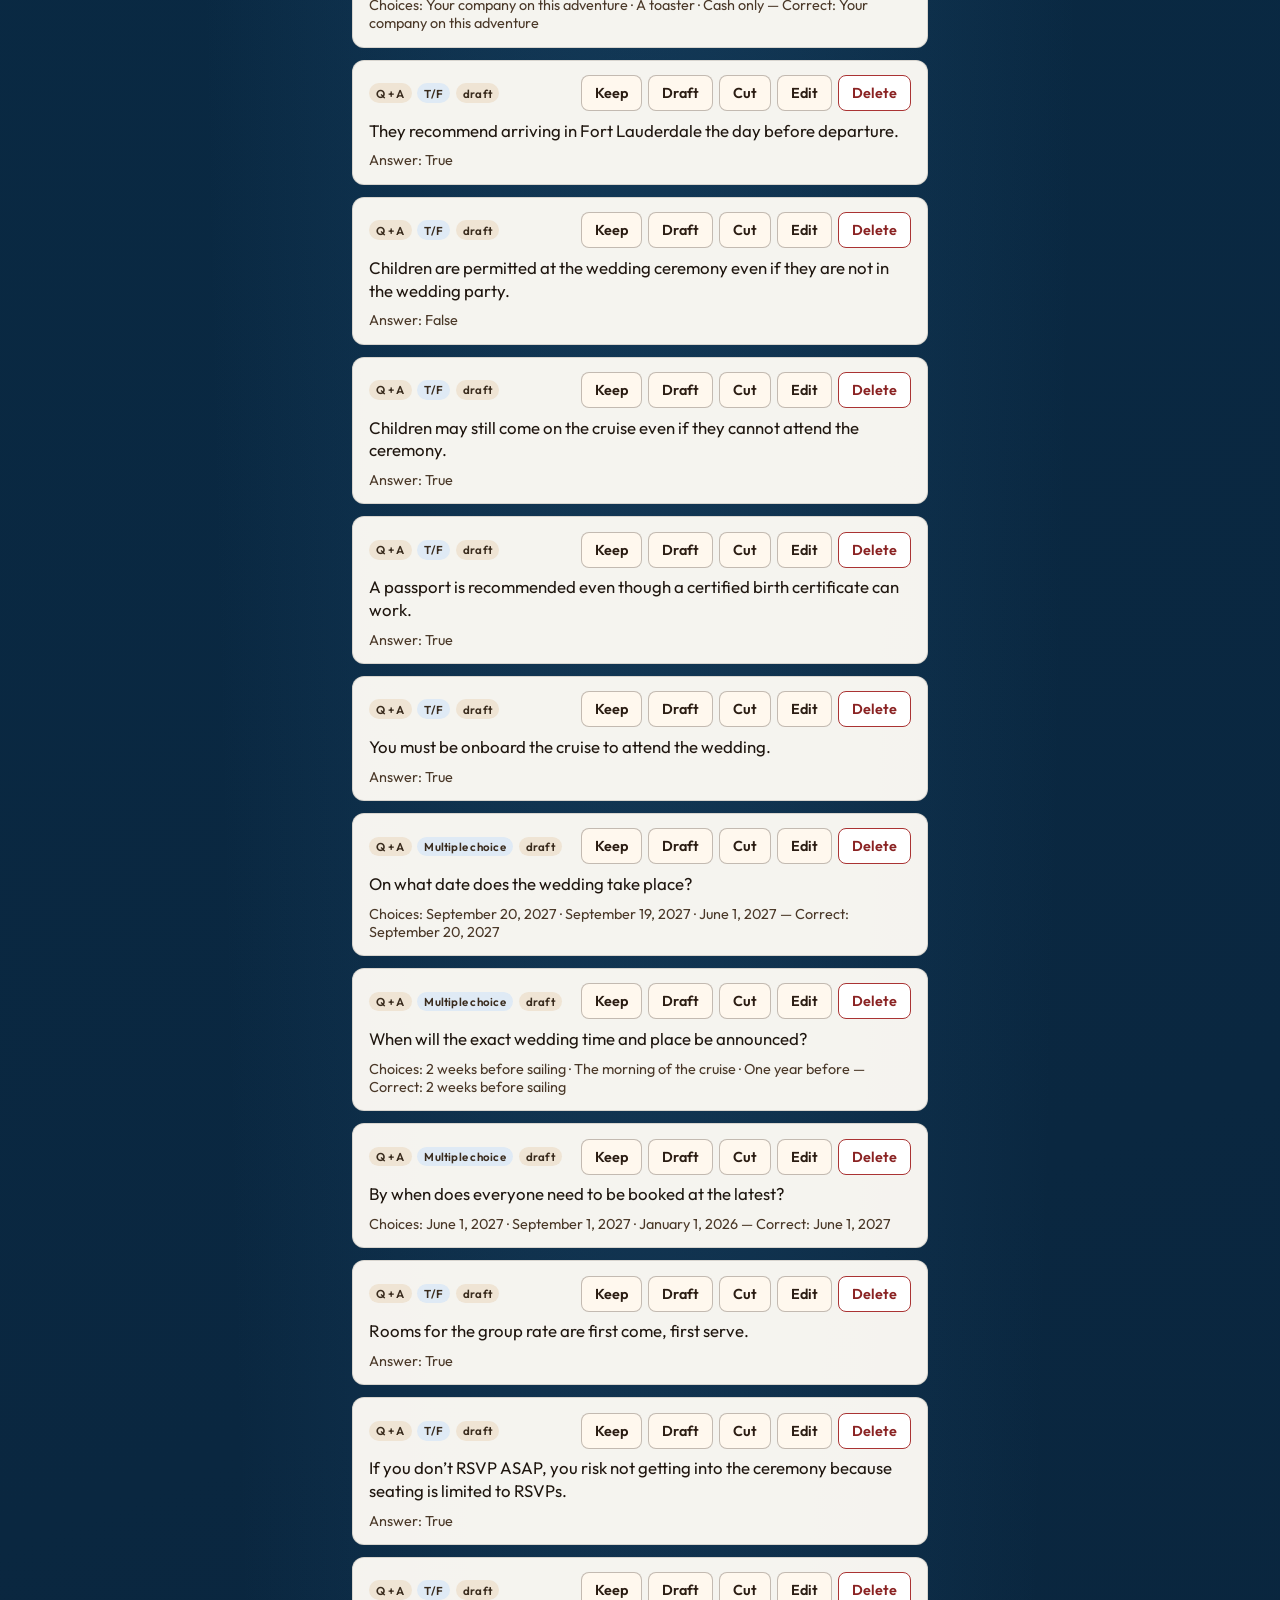
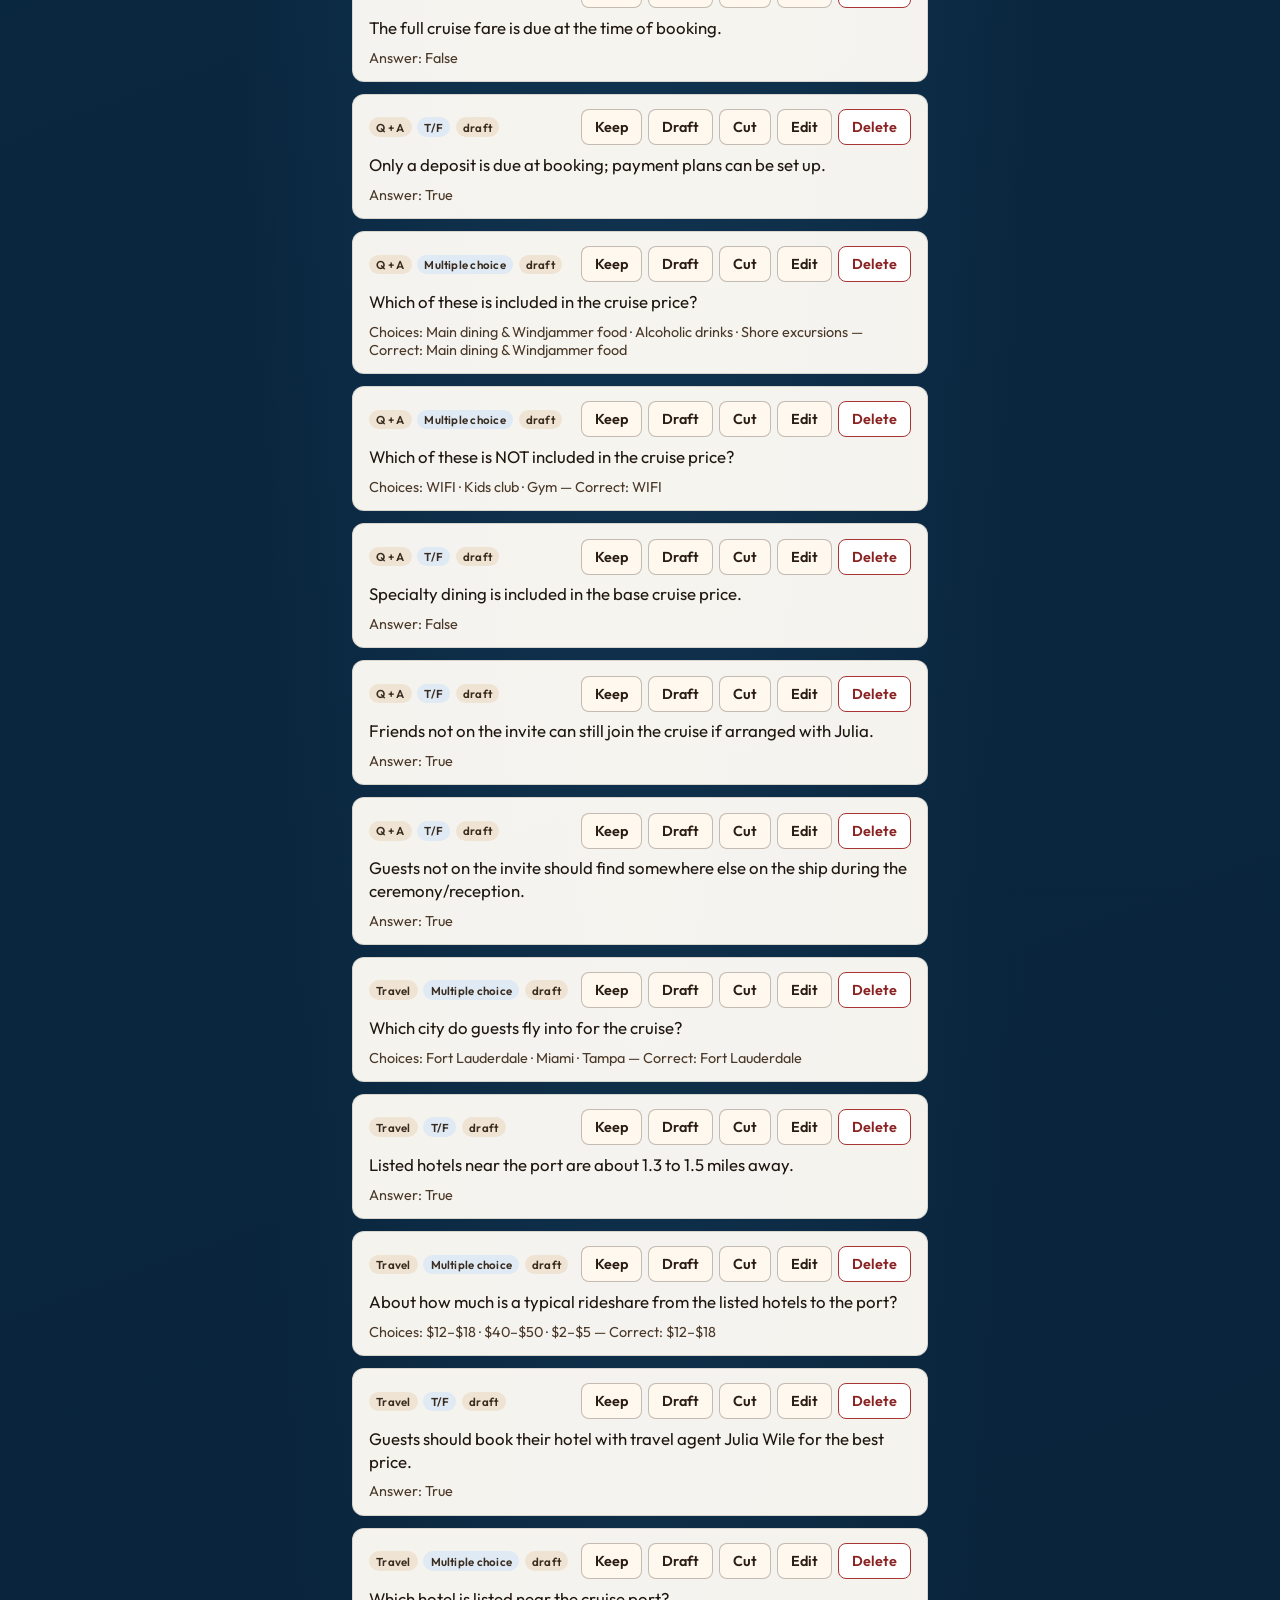
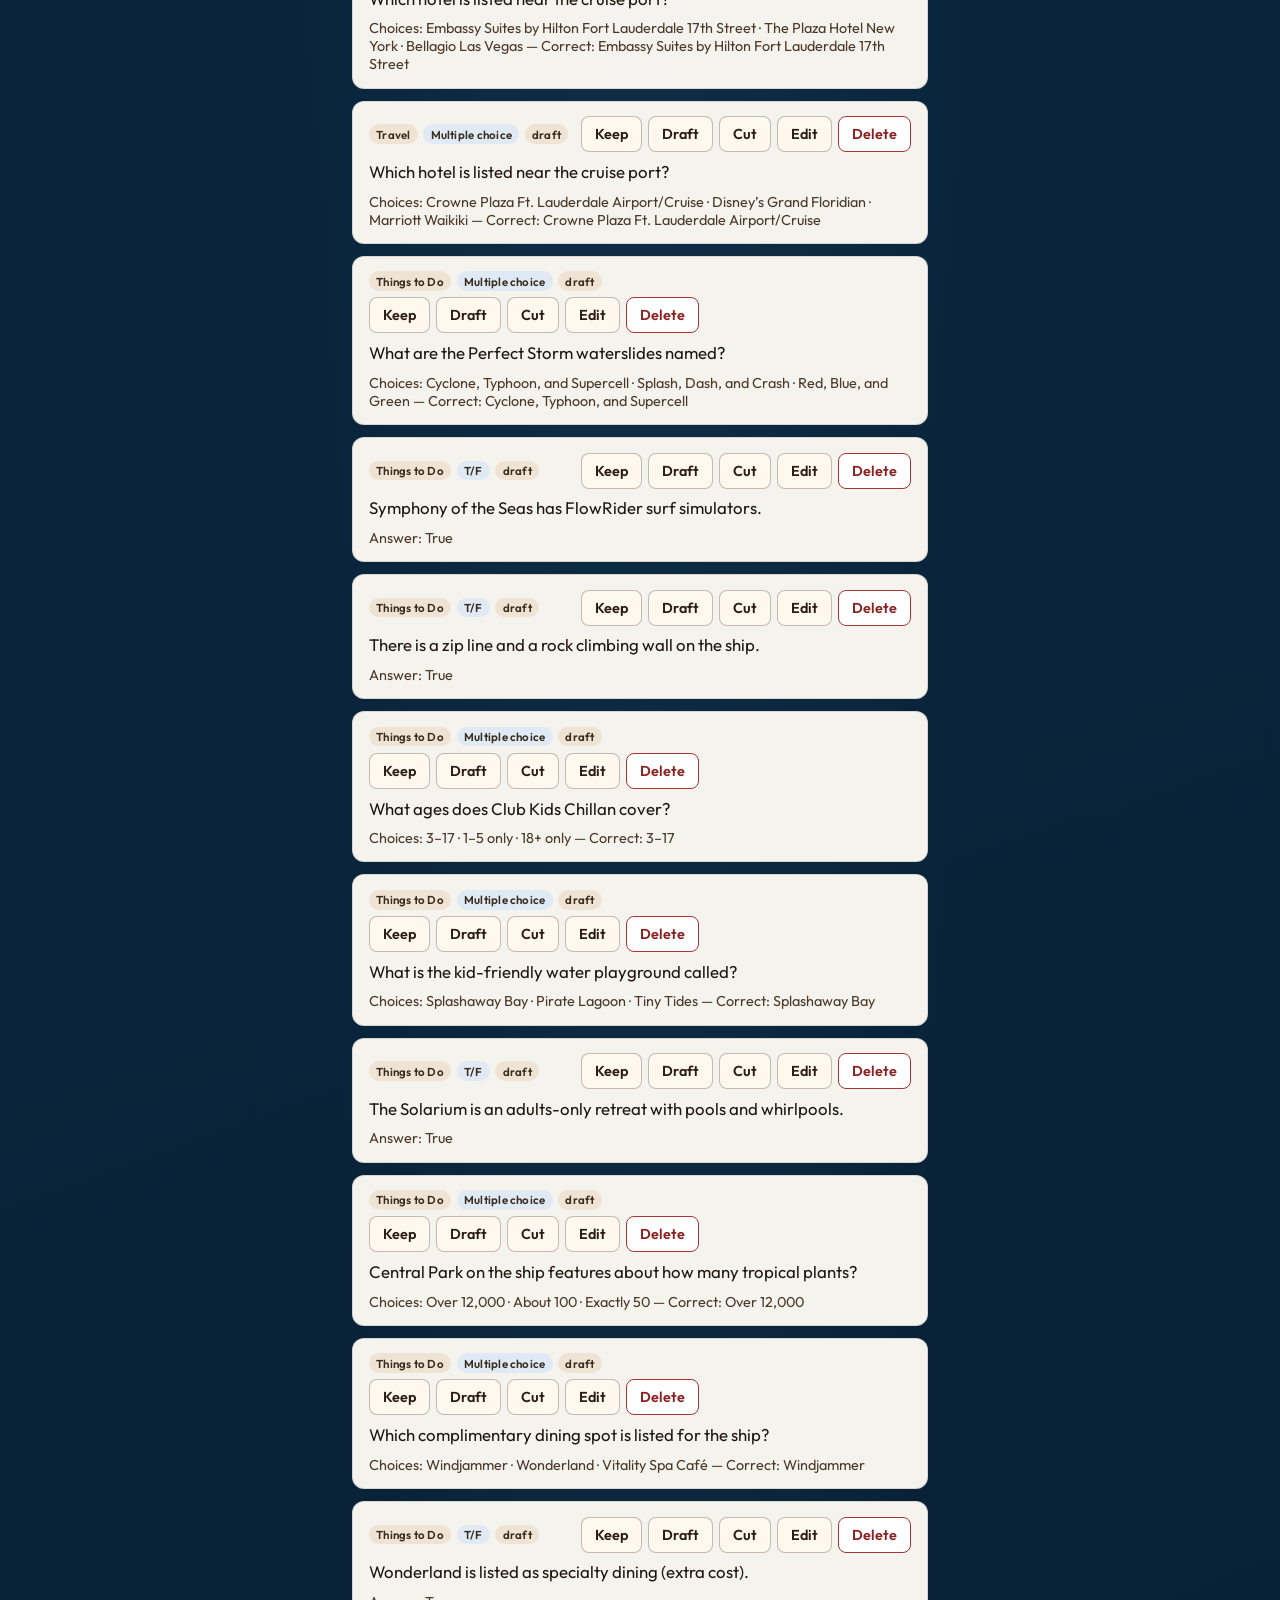
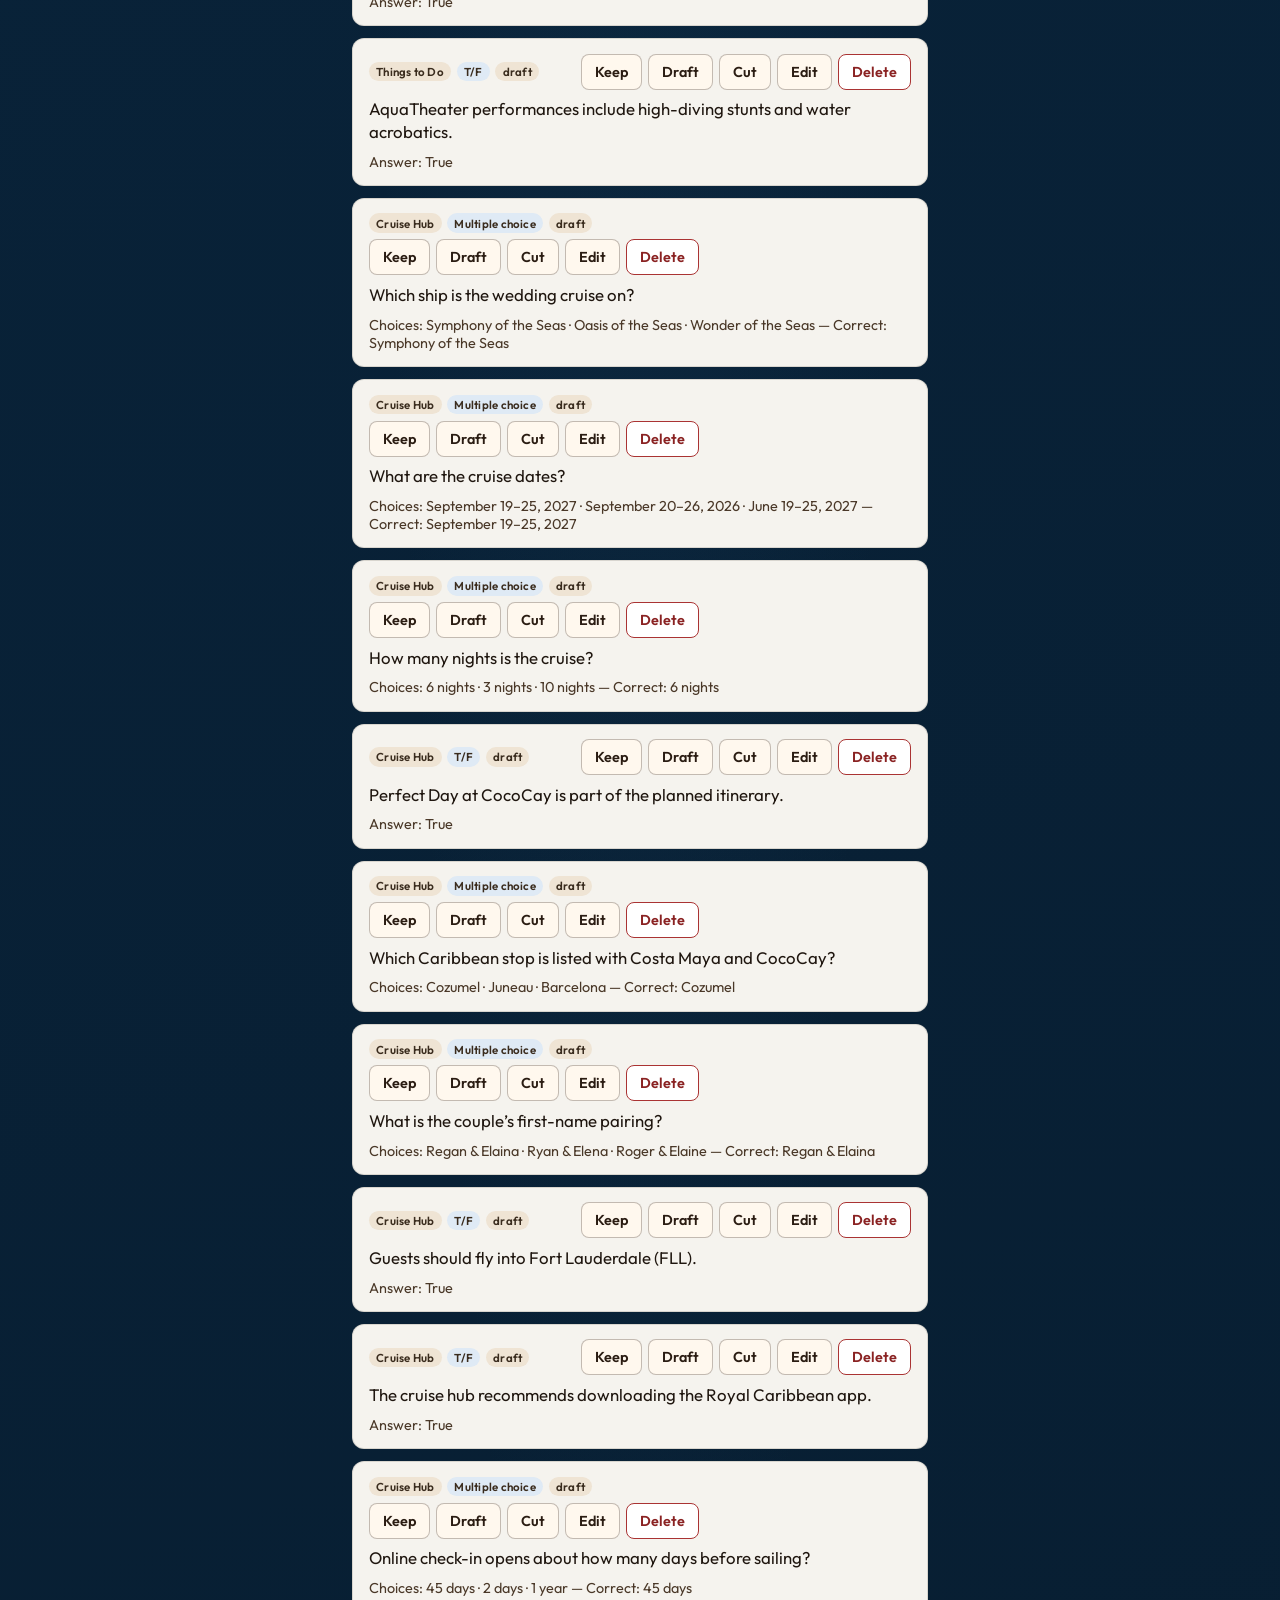
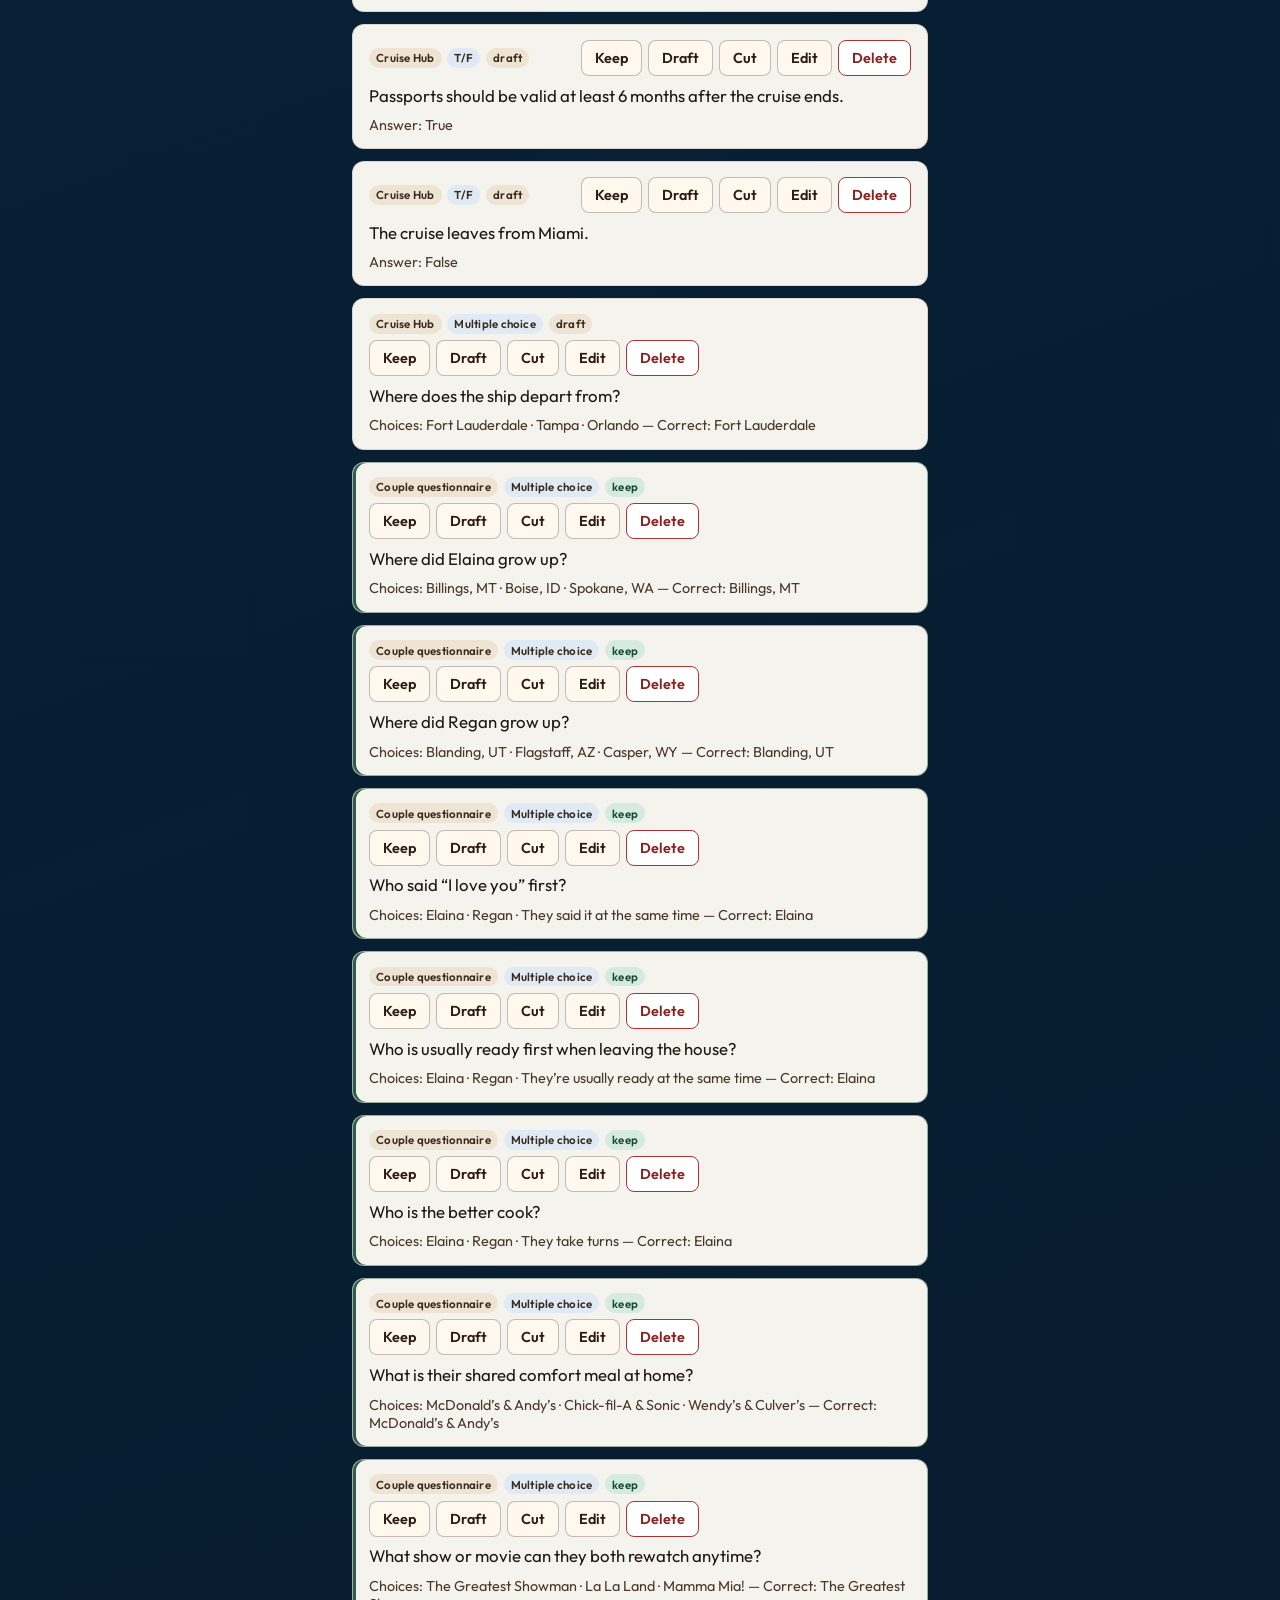
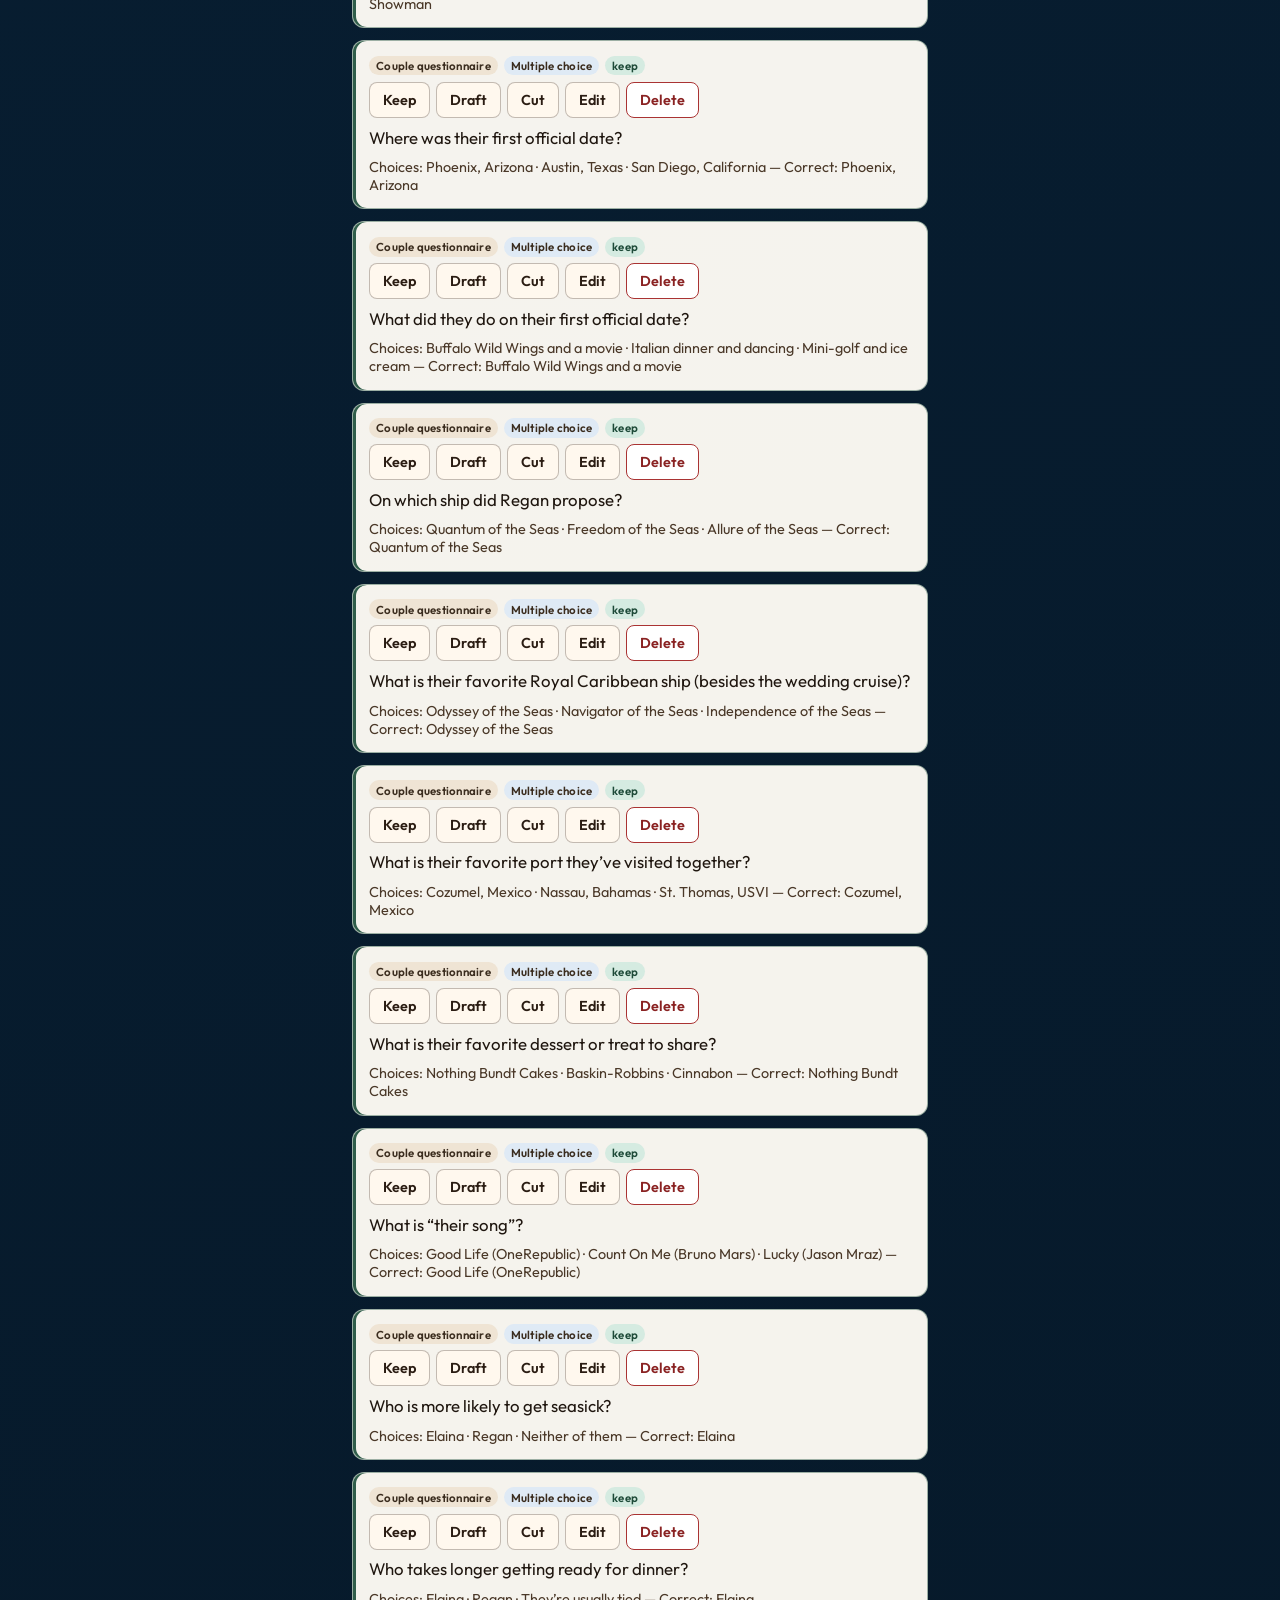
<file: plank-question-editor.html>
<!DOCTYPE html>
<html lang="en">
  <head>
    <meta charset="UTF-8" />
    <meta name="viewport" content="width=device-width, initial-scale=1" />
    <title>Walk the Plank · Question Editor</title>
    <link rel="preconnect" href="https://fonts.googleapis.com" />
    <link rel="preconnect" href="https://fonts.gstatic.com" crossorigin />
    <link
      href="https://fonts.googleapis.com/css2?family=Cormorant+Garamond:wght@600;700&family=Outfit:wght@400;500;600&display=swap"
      rel="stylesheet"
    />
    <link rel="stylesheet" href="styles.css" />
    <link rel="stylesheet" href="plank-question-editor.css?v=1" />
  </head>
  <body class="page-inner qe-page">
    <div class="inner-shell qe-shell">
      <header class="inner-header">
        <a class="chat-back" href="index.html">← Main page</a>
        <h1>Walk the Plank Questions</h1>
        <p>
          Draft bank from
          <a
            href="https://www.theknot.com/us/elaina-beltran-and-regan-roberts-2027-09-20"
            target="_blank"
            rel="noopener noreferrer"
            >The Knot wedding site</a
          >.
          Review, edit, delete, add — then save into the game.
        </p>
      </header>

      <div class="qe-toolbar" role="toolbar" aria-label="Question tools">
        <div class="qe-filters">
          <label>
            Status
            <select id="qe-filter-status">
              <option value="all">All</option>
              <option value="draft">Draft</option>
              <option value="keep">Keep</option>
              <option value="cut">Cut</option>
            </select>
          </label>
          <label>
            Source
            <select id="qe-filter-source">
              <option value="all">All</option>
            </select>
          </label>
          <label class="qe-search-label">
            Search
            <input
              id="qe-search"
              type="search"
              placeholder="Find a question…"
              autocomplete="off"
            />
          </label>
        </div>
        <div class="qe-actions">
          <button type="button" class="qe-btn" id="qe-new">+ New question</button>
          <button type="button" class="qe-btn" id="qe-save-draft">
            Save progress
          </button>
          <button type="button" class="qe-btn qe-btn-primary" id="qe-save-game">
            Save Keep → game file
          </button>
          <button type="button" class="qe-btn qe-btn-ghost" id="qe-export-bank">
            Download full bank JSON
          </button>
          <button type="button" class="qe-btn qe-btn-ghost" id="qe-reset">
            Reset to original bank
          </button>
        </div>
        <p class="qe-status" id="qe-status" aria-live="polite"></p>
        <p class="qe-counts" id="qe-counts"></p>
      </div>

      <div class="qe-list" id="qe-list"></div>
    </div>

    <dialog class="qe-dialog" id="qe-dialog">
      <form method="dialog" id="qe-form" class="qe-form">
        <h2 id="qe-dialog-title">Edit question</h2>
        <input type="hidden" id="qe-edit-id" />

        <label>
          Status
          <select id="qe-edit-status" required>
            <option value="draft">Draft</option>
            <option value="keep">Keep (include in game)</option>
            <option value="cut">Cut (exclude)</option>
          </select>
        </label>

        <label>
          Source / topic
          <input id="qe-edit-source" type="text" required maxlength="80" />
        </label>

        <label>
          Type
          <select id="qe-edit-type" required>
            <option value="tf">True / False</option>
            <option value="mc">Multiple choice (3 answers)</option>
          </select>
        </label>

        <label>
          Question
          <textarea id="qe-edit-prompt" rows="3" required></textarea>
        </label>

        <fieldset class="qe-tf-fields" id="qe-tf-fields">
          <legend>Correct answer</legend>
          <label class="qe-inline">
            <input type="radio" name="qe-tf-answer" value="true" checked />
            True
          </label>
          <label class="qe-inline">
            <input type="radio" name="qe-tf-answer" value="false" />
            False
          </label>
        </fieldset>

        <fieldset class="qe-mc-fields" id="qe-mc-fields" hidden>
          <legend>Choices (mark the correct one)</legend>
          <label class="qe-choice-row">
            <input type="radio" name="qe-mc-correct" value="0" checked />
            <input id="qe-edit-c0" type="text" required />
          </label>
          <label class="qe-choice-row">
            <input type="radio" name="qe-mc-correct" value="1" />
            <input id="qe-edit-c1" type="text" required />
          </label>
          <label class="qe-choice-row">
            <input type="radio" name="qe-mc-correct" value="2" />
            <input id="qe-edit-c2" type="text" required />
          </label>
        </fieldset>

        <div class="qe-dialog-actions">
          <button type="submit" class="qe-btn qe-btn-primary" value="save">
            Save question
          </button>
          <button type="submit" class="qe-btn" value="cancel">Cancel</button>
        </div>
      </form>
    </dialog>

    <script src="plank-question-editor.js?v=1"></script>
  </body>
</html>
</file>
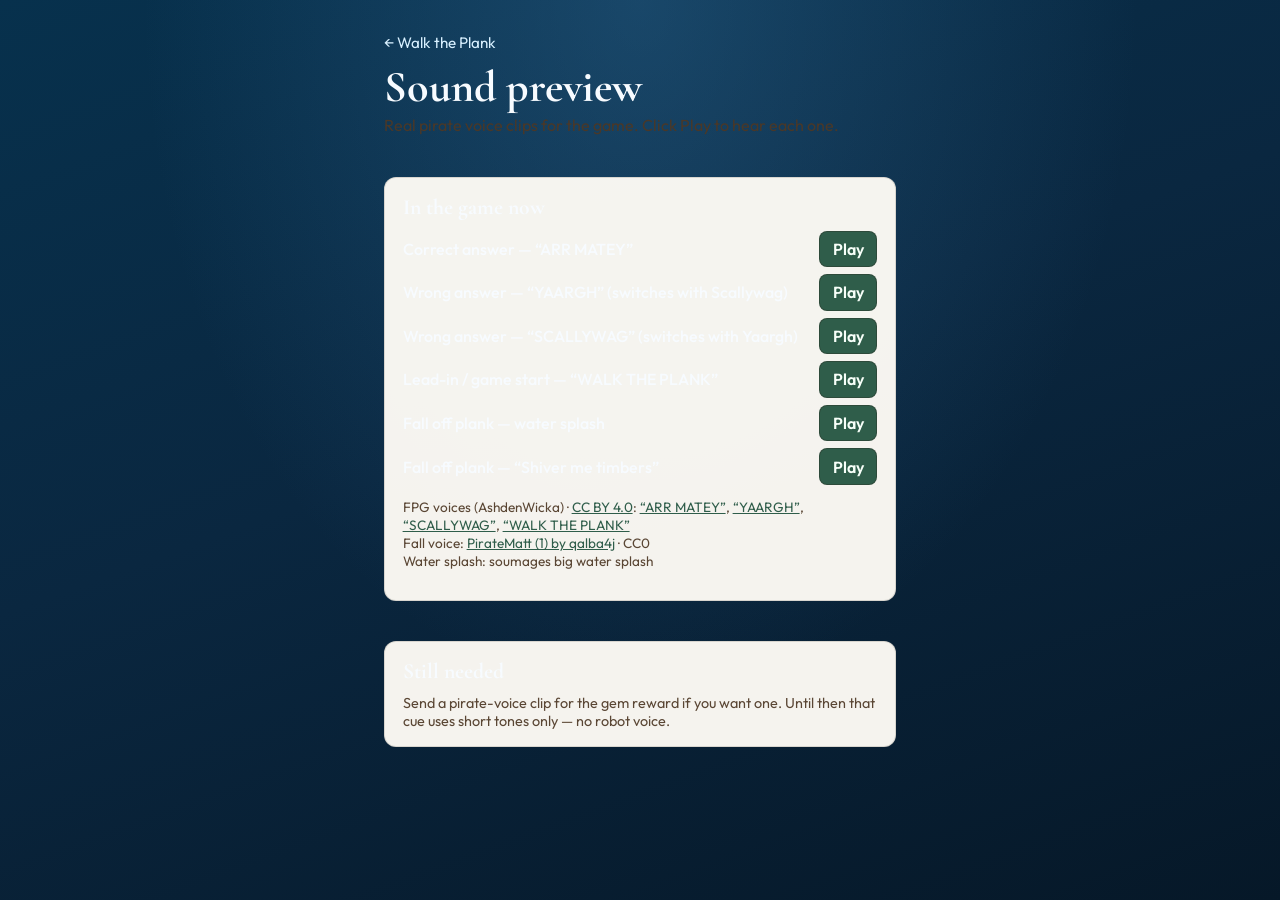
<file: plank-sound-preview.html>
<!DOCTYPE html>
<html lang="en">
  <head>
    <meta charset="UTF-8" />
    <meta name="viewport" content="width=device-width, initial-scale=1" />
    <title>Walk the Plank · Sound Preview</title>
    <link rel="preconnect" href="https://fonts.googleapis.com" />
    <link rel="preconnect" href="https://fonts.gstatic.com" crossorigin />
    <link
      href="https://fonts.googleapis.com/css2?family=Cormorant+Garamond:wght@600;700&family=Outfit:wght@400;500;600&display=swap"
      rel="stylesheet"
    />
    <link rel="stylesheet" href="styles.css" />
    <style>
      .sound-preview {
        max-width: 36rem;
        margin: 0 auto;
        padding-bottom: 3rem;
      }
      .sound-preview .lead {
        margin: 0 0 1.25rem;
        color: #4a3828;
      }
      .sound-group {
        margin: 0 0 1.25rem;
        padding: 1rem 1.1rem;
        border: 1px solid rgba(40, 28, 18, 0.14);
        border-radius: 12px;
        background: rgba(255, 252, 246, 0.96);
      }
      .sound-group h2 {
        margin: 0 0 0.65rem;
        font-size: 1.35rem;
        font-family: "Cormorant Garamond", Georgia, serif;
      }
      .sound-row {
        display: flex;
        flex-wrap: wrap;
        gap: 0.5rem;
        align-items: center;
        margin: 0.45rem 0;
      }
      .sound-row span {
        flex: 1 1 10rem;
        font-weight: 500;
      }
      .sound-row button {
        appearance: none;
        border: 1px solid rgba(40, 28, 18, 0.28);
        background: #2f5d4a;
        color: #f7fff9;
        font: inherit;
        font-weight: 600;
        padding: 0.45rem 0.8rem;
        border-radius: 8px;
        cursor: pointer;
      }
      .sound-row button:hover {
        background: #274f3f;
      }
      .note {
        font-size: 0.9rem;
        color: #5a4634;
        margin: 0.35rem 0 0;
      }
      .credit {
        font-size: 0.85rem;
        color: #5a4634;
      }
      .credit a {
        color: #2f5d4a;
      }
    </style>
  </head>
  <body class="page-inner">
    <div class="inner-shell sound-preview">
      <header class="inner-header">
        <a class="chat-back" href="walk-the-plank.html">← Walk the Plank</a>
        <h1>Sound preview</h1>
        <p class="lead">
          Real pirate voice clips for the game. Click Play to hear each one.
        </p>
      </header>

      <section class="sound-group">
        <h2>In the game now</h2>
        <div class="sound-row">
          <span>Correct answer — “ARR MATEY”</span>
          <button type="button" id="play-arr">Play</button>
        </div>
        <div class="sound-row">
          <span>Wrong answer — “YAARGH” (switches with Scallywag)</span>
          <button type="button" id="play-yaargh">Play</button>
        </div>
        <div class="sound-row">
          <span>Wrong answer — “SCALLYWAG” (switches with Yaargh)</span>
          <button type="button" id="play-scallywag">Play</button>
        </div>
        <div class="sound-row">
          <span>Lead-in / game start — “WALK THE PLANK”</span>
          <button type="button" id="play-walk">Play</button>
        </div>
        <div class="sound-row">
          <span>Fall off plank — water splash</span>
          <button type="button" id="play-water">Play</button>
        </div>
        <div class="sound-row">
          <span>Fall off plank — “Shiver me timbers”</span>
          <button type="button" id="play-splash">Play</button>
        </div>
        <p class="credit">
          FPG voices (AshdenWicka) ·
          <a
            href="https://creativecommons.org/licenses/by/4.0/"
            target="_blank"
            rel="noopener noreferrer"
            >CC BY 4.0</a
          >:
          <a
            href="https://freesound.org/s/846323/"
            target="_blank"
            rel="noopener noreferrer"
            >“ARR MATEY”</a
          >,
          <a
            href="https://freesound.org/s/846328/"
            target="_blank"
            rel="noopener noreferrer"
            >“YAARGH”</a
          >,
          <a
            href="https://freesound.org/s/846326/"
            target="_blank"
            rel="noopener noreferrer"
            >“SCALLYWAG”</a
          >,
          <a
            href="https://freesound.org/s/846327/"
            target="_blank"
            rel="noopener noreferrer"
            >“WALK THE PLANK”</a
          ><br />
          Fall voice:
          <a
            href="https://freesound.org/s/401931/"
            target="_blank"
            rel="noopener noreferrer"
            >PirateMatt (1) by qalba4j</a
          >
          · CC0<br />
          Water splash: soumages big water splash
        </p>
      </section>

      <section class="sound-group">
        <h2>Still needed</h2>
        <p class="note">
          Send a pirate-voice clip for the gem reward if you want one. Until
          then that cue uses short tones only — no robot voice.
        </p>
      </section>
    </div>

    <script>
      function play(src) {
        new Audio(src).play();
      }
      document
        .getElementById("play-arr")
        .addEventListener("click", () => play("sounds/plank/arr-matey.mp3"));
      document
        .getElementById("play-yaargh")
        .addEventListener("click", () => play("sounds/plank/yaargh.mp3"));
      document
        .getElementById("play-scallywag")
        .addEventListener("click", () => play("sounds/plank/scallywag.mp3"));
      document
        .getElementById("play-walk")
        .addEventListener("click", () =>
          play("sounds/plank/walk-the-plank-voice.mp3")
        );
      document
        .getElementById("play-water")
        .addEventListener("click", () => play("sounds/plank/water-splash.mp3"));
      document
        .getElementById("play-splash")
        .addEventListener("click", () => play("sounds/plank/splash.mp3"));
    </script>
  </body>
</html>
</file>
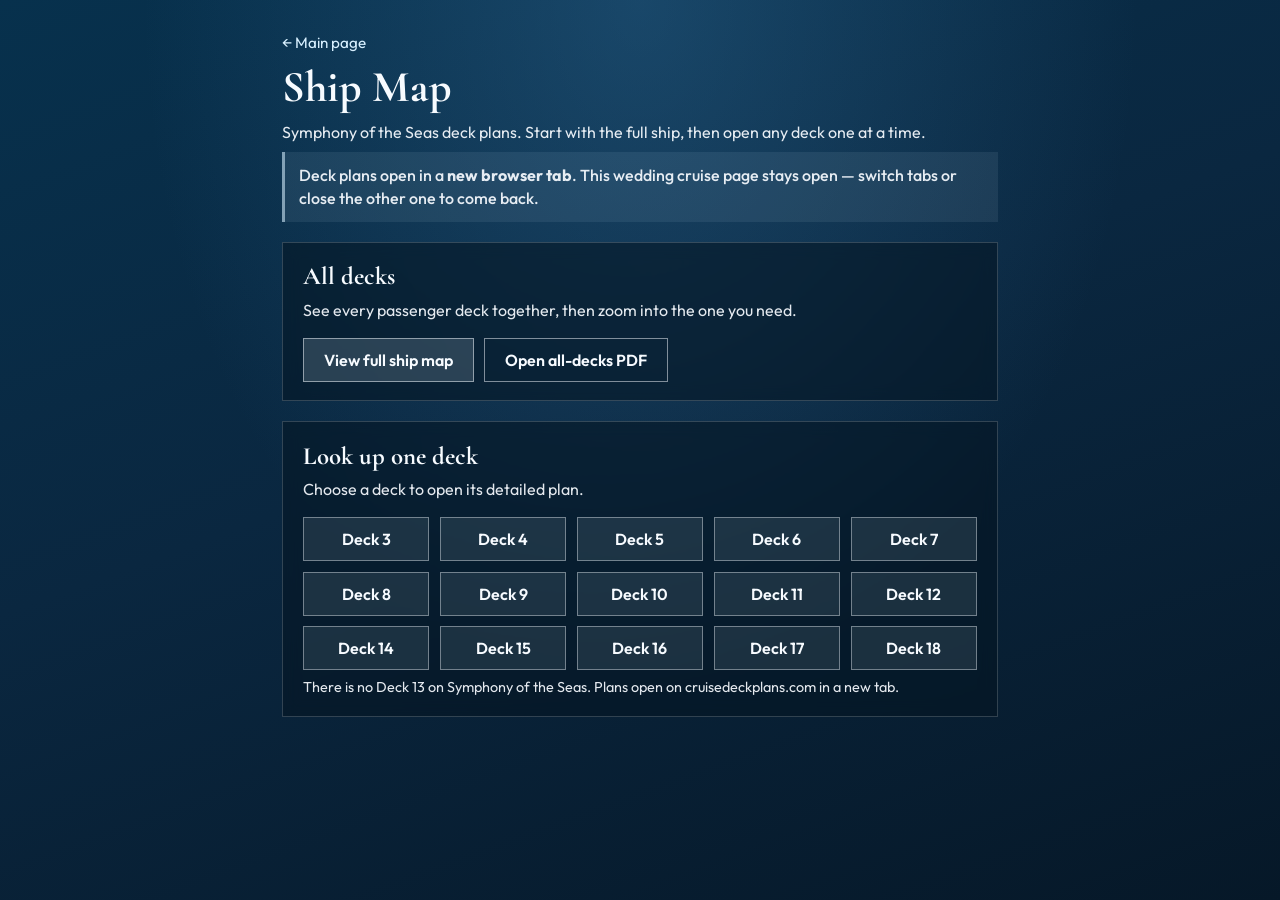
<file: ship-map.html>
<!DOCTYPE html>
<html lang="en">
  <head>
    <meta charset="UTF-8" />
    <meta name="viewport" content="width=device-width, initial-scale=1" />
    <title>Ship Map · Regan N Elaina's Wedding Cruise</title>
    <link rel="preconnect" href="https://fonts.googleapis.com" />
    <link rel="preconnect" href="https://fonts.gstatic.com" crossorigin />
    <link
      href="https://fonts.googleapis.com/css2?family=Cormorant+Garamond:wght@600;700&family=Outfit:wght@400;500;600&display=swap"
      rel="stylesheet"
    />
    <link rel="stylesheet" href="styles.css" />
  </head>
  <body class="page-inner">
    <div class="inner-shell inner-shell-wide">
      <header class="inner-header">
        <a class="chat-back" href="index.html">← Main page</a>
        <h1>Ship Map</h1>
        <p>
          Symphony of the Seas deck plans. Start with the full ship, then open
          any deck one at a time.
        </p>
        <p class="map-tab-note">
          Deck plans open in a <strong>new browser tab</strong>. This wedding
          cruise page stays open — switch tabs or close the other one to come
          back.
        </p>
      </header>

      <section class="map-overview" aria-label="All decks">
        <h2>All decks</h2>
        <p>
          See every passenger deck together, then zoom into the one you need.
        </p>
        <div class="map-actions">
          <a
            class="agent-call"
            href="https://www.cruisedeckplans.com/ships/Symphony-of-the-Seas"
            target="_blank"
            rel="noopener noreferrer"
            >View full ship map</a
          >
          <a
            class="agent-call agent-call-secondary"
            href="https://www.cruisedeckplans.com/ships/packgoprint-all.php?ship=Symphony-of-the-Seas"
            target="_blank"
            rel="noopener noreferrer"
            >Open all-decks PDF</a
          >
        </div>
      </section>

      <section class="map-decks" aria-label="Decks one at a time">
        <h2>Look up one deck</h2>
        <p>Choose a deck to open its detailed plan.</p>
        <div class="deck-grid">
          <a
            class="deck-link"
            href="https://www.cruisedeckplans.com/ships/deckbydeck.php?deck=3&amp;ship=Symphony-of-the-Seas"
            target="_blank"
            rel="noopener noreferrer"
            >Deck 3</a
          >
          <a
            class="deck-link"
            href="https://www.cruisedeckplans.com/ships/deckbydeck.php?deck=4&amp;ship=Symphony-of-the-Seas"
            target="_blank"
            rel="noopener noreferrer"
            >Deck 4</a
          >
          <a
            class="deck-link"
            href="https://www.cruisedeckplans.com/ships/deckbydeck.php?deck=5&amp;ship=Symphony-of-the-Seas"
            target="_blank"
            rel="noopener noreferrer"
            >Deck 5</a
          >
          <a
            class="deck-link"
            href="https://www.cruisedeckplans.com/ships/deckbydeck.php?deck=6&amp;ship=Symphony-of-the-Seas"
            target="_blank"
            rel="noopener noreferrer"
            >Deck 6</a
          >
          <a
            class="deck-link"
            href="https://www.cruisedeckplans.com/ships/deckbydeck.php?deck=7&amp;ship=Symphony-of-the-Seas"
            target="_blank"
            rel="noopener noreferrer"
            >Deck 7</a
          >
          <a
            class="deck-link"
            href="https://www.cruisedeckplans.com/ships/deckbydeck.php?deck=8&amp;ship=Symphony-of-the-Seas"
            target="_blank"
            rel="noopener noreferrer"
            >Deck 8</a
          >
          <a
            class="deck-link"
            href="https://www.cruisedeckplans.com/ships/deckbydeck.php?deck=9&amp;ship=Symphony-of-the-Seas"
            target="_blank"
            rel="noopener noreferrer"
            >Deck 9</a
          >
          <a
            class="deck-link"
            href="https://www.cruisedeckplans.com/ships/deckbydeck.php?deck=10&amp;ship=Symphony-of-the-Seas"
            target="_blank"
            rel="noopener noreferrer"
            >Deck 10</a
          >
          <a
            class="deck-link"
            href="https://www.cruisedeckplans.com/ships/deckbydeck.php?deck=11&amp;ship=Symphony-of-the-Seas"
            target="_blank"
            rel="noopener noreferrer"
            >Deck 11</a
          >
          <a
            class="deck-link"
            href="https://www.cruisedeckplans.com/ships/deckbydeck.php?deck=12&amp;ship=Symphony-of-the-Seas"
            target="_blank"
            rel="noopener noreferrer"
            >Deck 12</a
          >
          <a
            class="deck-link"
            href="https://www.cruisedeckplans.com/ships/deckbydeck.php?deck=14&amp;ship=Symphony-of-the-Seas"
            target="_blank"
            rel="noopener noreferrer"
            >Deck 14</a
          >
          <a
            class="deck-link"
            href="https://www.cruisedeckplans.com/ships/deckbydeck.php?deck=15&amp;ship=Symphony-of-the-Seas"
            target="_blank"
            rel="noopener noreferrer"
            >Deck 15</a
          >
          <a
            class="deck-link"
            href="https://www.cruisedeckplans.com/ships/deckbydeck.php?deck=16&amp;ship=Symphony-of-the-Seas"
            target="_blank"
            rel="noopener noreferrer"
            >Deck 16</a
          >
          <a
            class="deck-link"
            href="https://www.cruisedeckplans.com/ships/deckbydeck.php?deck=17&amp;ship=Symphony-of-the-Seas"
            target="_blank"
            rel="noopener noreferrer"
            >Deck 17</a
          >
          <a
            class="deck-link"
            href="https://www.cruisedeckplans.com/ships/deckbydeck.php?deck=18&amp;ship=Symphony-of-the-Seas"
            target="_blank"
            rel="noopener noreferrer"
            >Deck 18</a
          >
        </div>
        <p class="map-note">
          There is no Deck 13 on Symphony of the Seas. Plans open on
          cruisedeckplans.com in a new tab.
        </p>
      </section>
    </div>

    <div
      id="leave-modal"
      class="leave-modal"
      hidden
      role="dialog"
      aria-modal="true"
      aria-labelledby="leave-modal-title"
    >
      <div class="leave-modal-card">
        <h2 id="leave-modal-title">Opening an outside site</h2>
        <p>
          You’re opening the deck plan on another website in a
          <strong>new tab</strong>. This wedding cruise page stays here — switch
          tabs or close the other one to come back.
        </p>
        <div class="leave-modal-actions">
          <button type="button" id="leave-modal-cancel" class="agent-call agent-call-secondary">
            Cancel
          </button>
          <button type="button" id="leave-modal-continue" class="agent-call">
            Continue
          </button>
        </div>
      </div>
    </div>

    <script src="ship-map.js"></script>
  </body>
</html>
</file>
<file: styles.css>
:root {
  --ink: #f7fbff;
  --ink-soft: rgba(247, 251, 255, 0.92);
  --shadow: rgba(8, 28, 48, 0.55);
  --accent: #d8f0ff;
  --font-display: "Cormorant Garamond", "Palatino Linotype", Palatino, serif;
  --font-body: "Outfit", "Segoe UI", sans-serif;
}

*,
*::before,
*::after {
  box-sizing: border-box;
}

html,
body {
  margin: 0;
  min-height: 100%;
}

body {
  font-family: var(--font-body);
  color: var(--ink);
  background: #0a2740;
}

.hub {
  position: relative;
  min-height: 100vh;
  min-height: 100dvh;
  display: grid;
  grid-template-columns: minmax(0, 1fr) auto;
  grid-template-rows: auto minmax(min-content, 1fr) auto;
  align-content: stretch;
  padding: clamp(1.25rem, 4vw, 3rem) clamp(1rem, 4vw, 3rem) 1.5rem;
  background-color: #0a2740;
  background-image: url("images/hub-background.jpg");
  background-size: cover;
  background-position: center 40%;
  background-repeat: no-repeat;
}

.hub-scrim {
  position: absolute;
  inset: 0;
  pointer-events: none;
  background: linear-gradient(
    180deg,
    rgba(6, 24, 40, 0.42) 0%,
    rgba(6, 24, 40, 0.12) 38%,
    rgba(6, 24, 40, 0.08) 70%,
    rgba(6, 24, 40, 0.35) 100%
  );
}

.hub-banner {
  position: relative;
  z-index: 1;
  grid-column: 1 / -1;
  width: min(960px, 100%);
  margin: 0 auto;
  text-align: center;
  animation: rise-in 900ms ease-out both;
}

.hub-countdown {
  position: absolute;
  right: clamp(1rem, 4vw, 3rem);
  bottom: 1.5rem;
  z-index: 2;
  margin: 0;
  width: fit-content;
  max-width: calc(100% - 2rem);
  padding: 0.34rem 0.62rem 0.42rem;
  border: 1px solid rgba(247, 251, 255, 0.28);
  background: rgba(8, 28, 48, 0.55);
  backdrop-filter: blur(4px);
  text-shadow: 0 1px 8px var(--shadow);
  animation: rise-in 1100ms ease-out both;
}

/* Treasure chest — bottom left, opposite the countdown */
.hub-chest {
  position: absolute;
  left: clamp(0.5rem, 3vw, 2.25rem);
  bottom: 0.85rem;
  z-index: 2;
  width: min(140px, 22vw);
  margin: 0;
  padding: 0;
  border: 0;
  background: transparent;
  cursor: pointer;
  -webkit-tap-highlight-color: transparent;
  animation: rise-in 1100ms ease-out both;
}

.hub-chest:focus-visible {
  outline: 2px solid rgba(230, 193, 90, 0.85);
  outline-offset: 4px;
}

.hub-chest-stage {
  position: relative;
  display: grid;
  place-items: end center;
  width: 100%;
  aspect-ratio: 560 / 537;
  background: transparent;
}

.hub-chest-frame {
  grid-area: 1 / 1;
  width: 100%;
  height: 100%;
  object-fit: contain;
  object-position: center bottom;
  opacity: 0;
  pointer-events: none;
  user-select: none;
  -webkit-user-drag: none;
  filter: drop-shadow(0 10px 18px rgba(0, 0, 0, 0.45));
}

.hub-chest-frame.is-active {
  opacity: 1;
}

.hub-chest-glow {
  position: absolute;
  left: 50%;
  bottom: 28%;
  z-index: 0;
  width: 85%;
  height: 70%;
  transform: translateX(-50%) scale(0.65);
  transform-origin: 50% 70%;
  border-radius: 50%;
  background: radial-gradient(
    ellipse at 50% 60%,
    rgba(255, 220, 120, 0.62),
    rgba(230, 160, 60, 0.22) 42%,
    rgba(230, 160, 60, 0.06) 62%,
    transparent 78%
  );
  opacity: 0;
  pointer-events: none;
  mix-blend-mode: screen;
  transition: opacity 80ms linear, transform 80ms linear;
}

.hub-chest-label {
  display: block;
  margin-top: 0.15rem;
  font-family: var(--font-display);
  font-size: clamp(0.78rem, 1.7vw, 0.98rem);
  font-weight: 600;
  letter-spacing: 0.03em;
  line-height: 1.2;
  text-align: center;
  color: #fff6e4;
  text-shadow:
    0 1px 0 rgba(0, 0, 0, 0.85),
    0 2px 10px rgba(0, 0, 0, 0.75);
}

.hub-chest:hover .hub-chest-label,
.hub-chest:focus-visible .hub-chest-label {
  color: #ffe7a8;
}

.hub-chest-veil {
  position: fixed;
  inset: 0;
  z-index: 40;
  pointer-events: none;
  background:
    radial-gradient(
      ellipse at 18% 88%,
      rgba(255, 220, 120, 0.95),
      rgba(230, 160, 60, 0.55) 28%,
      rgba(20, 12, 8, 0.2) 55%,
      #0a0705 78%
    ),
    #0a0705;
  opacity: 0;
  transition: opacity 850ms ease-in;
}

.hub-chest-veil[hidden] {
  display: block !important;
  opacity: 0;
}

.hub-chest-veil.is-on {
  opacity: 1;
  pointer-events: auto;
}

.hub-countdown-label {
  margin: 0 0 0.22rem;
  font-size: 0.64rem;
  font-weight: 500;
  letter-spacing: 0.09em;
  text-transform: uppercase;
  color: rgba(216, 240, 255, 0.85);
}

.hub-countdown-grid {
  display: flex;
  justify-content: center;
  gap: 0.58rem;
}

.hub-countdown-unit {
  min-width: 2.6rem;
  display: flex;
  flex-direction: column;
  align-items: center;
  gap: 0.08rem;
}

.hub-countdown-unit span {
  font-family: var(--font-display);
  font-size: clamp(1.22rem, 2.6vw, 1.58rem);
  font-weight: 700;
  line-height: 1;
  color: var(--ink);
}

.hub-countdown-unit small {
  font-size: 0.6rem;
  letter-spacing: 0.05em;
  text-transform: uppercase;
  color: rgba(216, 240, 255, 0.8);
}

.hub-arc {
  display: block;
  width: 100%;
  height: auto;
  overflow: visible;
  margin-bottom: -1.35rem;
  filter: drop-shadow(0 2px 10px var(--shadow))
    drop-shadow(0 0 18px rgba(8, 28, 48, 0.35));
}

.hub-wedding-link {
  position: relative;
  z-index: 2;
  display: flex;
  flex-direction: column;
  align-items: center;
  gap: 0.12rem;
  width: fit-content;
  margin: -0.15rem auto 0.35rem;
  padding: 0.15rem 0.5rem;
  color: var(--ink);
  text-decoration: none;
  text-shadow: 0 1px 8px var(--shadow);
  transition: opacity 180ms ease, transform 180ms ease;
}

.hub-wedding-link:hover,
.hub-wedding-link:focus-visible {
  opacity: 0.92;
  transform: translateY(-1px);
  outline: none;
}

.hub-wedding-kicker {
  font-family: var(--font-body);
  font-size: clamp(0.78rem, 1.6vw, 0.95rem);
  font-weight: 500;
  letter-spacing: 0.04em;
  color: rgba(216, 240, 255, 0.9);
}

.hub-wedding-name {
  font-family: var(--font-display);
  font-size: clamp(1.15rem, 2.4vw, 1.45rem);
  font-weight: 700;
  letter-spacing: 0.03em;
  text-decoration: underline;
  text-underline-offset: 0.18em;
}

.hub-arc-text {
  fill: var(--ink);
  font-family: var(--font-display);
  font-size: 58px;
  font-weight: 700;
  letter-spacing: 0.02em;
  paint-order: stroke fill;
  stroke: rgba(8, 28, 48, 0.45);
  stroke-width: 6px;
}

.hub-sub {
  margin: 0.1rem auto 0;
  max-width: 36rem;
  font-family: var(--font-body);
  font-size: clamp(0.95rem, 2.2vw, 1.25rem);
  font-weight: 500;
  letter-spacing: 0.06em;
  text-transform: none;
  color: var(--ink-soft);
  text-shadow: 0 2px 10px var(--shadow), 0 0 16px rgba(8, 28, 48, 0.4);
}

.hub-links-wrap {
  position: relative;
  z-index: 1;
  grid-column: 1 / -1;
  align-self: start;
  display: flex;
  justify-content: space-between;
  align-items: flex-start;
  gap: 1.25rem;
  width: 100%;
  margin-top: 1.25rem;
  pointer-events: none;
  animation: rise-in 1000ms ease-out both;
}

.hub-links {
  position: relative;
  left: auto;
  top: auto;
  transform: none;
  display: flex;
  flex-direction: column;
  align-items: stretch;
  justify-content: center;
  gap: 0.85rem;
  margin: 0;
  pointer-events: auto;
}

.hub-links-right {
  align-items: stretch;
}

.hub-link {
  display: inline-flex;
  align-items: center;
  justify-content: flex-start;
  gap: 0.65rem;
  min-width: 12.5rem;
  padding: 0.55rem 1.1rem 0.55rem 0.65rem;
  border: 1px solid rgba(247, 251, 255, 0.55);
  background: rgba(8, 28, 48, 0.42);
  color: var(--ink);
  font-family: var(--font-body);
  font-size: 1.05rem;
  font-weight: 500;
  letter-spacing: 0.04em;
  text-align: left;
  text-decoration: none;
  text-shadow: 0 1px 8px var(--shadow);
  backdrop-filter: blur(4px);
  transition: background 180ms ease, transform 180ms ease, border-color 180ms ease;
}

.hub-link-logo {
  width: 1.55rem;
  height: 1.55rem;
  flex-shrink: 0;
  object-fit: contain;
}

.hub-link-badge {
  margin-left: auto;
  min-width: 1.35rem;
  padding: 0.12rem 0.4rem;
  border-radius: 999px;
  background: #e85d4c;
  color: #fff;
  font-size: 0.72rem;
  font-weight: 700;
  letter-spacing: 0;
  line-height: 1.2;
  text-align: center;
  text-shadow: none;
}

.hub-link:hover,
.hub-link:focus-visible {
  background: rgba(8, 28, 48, 0.62);
  border-color: rgba(247, 251, 255, 0.9);
  transform: translateY(-1px);
  outline: none;
}

.hub-footer {
  position: relative;
  z-index: 1;
  grid-column: 1 / -1;
  grid-row: 3;
  align-self: end;
  justify-self: center;
  /* Same inset on both sides keeps the sentence on the page center
     and clear of the corner chest + countdown. */
  width: min(40rem, calc(100% - 34rem));
  margin: 0;
  padding-top: 1.5rem;
  font-family: var(--font-body);
  font-size: clamp(0.85rem, 1.6vw, 1.05rem);
  font-weight: 400;
  line-height: 1.45;
  text-align: center;
  color: var(--ink-soft);
  text-shadow: 0 2px 10px var(--shadow), 0 0 14px rgba(8, 28, 48, 0.45);
  animation: rise-in 1100ms ease-out both;
}

@keyframes rise-in {
  from {
    opacity: 0;
    transform: translateY(14px);
  }
  to {
    opacity: 1;
    transform: translateY(0);
  }
}

@media (max-width: 640px) {
  .hub {
    display: flex;
    flex-direction: column;
    align-items: stretch;
    /* Keep ship/water lower so links sit in the sky */
    background-position: center 88%;
    background-size: cover;
    padding: 1rem 1rem 1.25rem;
    gap: 0.35rem;
  }

  .hub-countdown {
    position: static;
    right: auto;
    bottom: auto;
    align-self: flex-end;
    order: 5;
    margin: 0.7rem 0 0;
    padding: 0.28rem 0.5rem 0.34rem;
    max-width: 100%;
  }

  .hub-chest {
    position: static;
    left: auto;
    bottom: auto;
    align-self: flex-start;
    order: 4;
    width: min(110px, 32vw);
    margin: 0.55rem 0 0;
  }

  .hub-countdown-label {
    margin-bottom: 0.16rem;
    font-size: 0.58rem;
    letter-spacing: 0.07em;
  }

  .hub-countdown-grid {
    gap: 0.42rem;
  }

  .hub-countdown-unit {
    min-width: 2.2rem;
  }

  .hub-countdown-unit span {
    font-size: 1.18rem;
  }

  .hub-countdown-unit small {
    font-size: 0.55rem;
  }

  .hub-banner {
    width: 100%;
  }

  .hub-arc {
    max-height: none;
    min-height: 5.75rem;
  }

  .hub-arc-text {
    font-size: 48px;
    stroke-width: 4.5px;
  }

  .hub-sub {
    margin-top: 0;
    font-size: 0.78rem;
    letter-spacing: 0.02em;
    max-width: 18rem;
    line-height: 1.3;
  }

  .hub-links-wrap {
    position: relative;
    left: auto;
    right: auto;
    top: auto;
    transform: none;
    width: 100%;
    margin: 0.1rem 0 0;
    gap: 0.75rem;
    pointer-events: auto;
  }

  .hub-links {
    position: relative;
    left: auto;
    top: auto;
    bottom: auto;
    transform: none;
    width: fit-content;
    max-width: calc(50% - 0.4rem);
    margin: 0;
    gap: 0.5rem;
    flex-shrink: 0;
  }

  .hub-links-right {
    margin-left: auto;
  }

  .hub-link {
    min-width: 0;
    width: 100%;
    font-size: 0.88rem;
    padding: 0.5rem 0.65rem 0.5rem 0.45rem;
    gap: 0.45rem;
  }

  .hub-footer {
    position: relative;
    order: 4;
    white-space: normal;
    width: 100%;
    margin-top: auto;
    padding-top: 0.75rem;
    font-size: 0.88rem;
    line-height: 1.4;
    text-align: center;
  }
}

/* Chat page */
.page-chat {
  min-height: 100vh;
  min-height: 100dvh;
  background:
    radial-gradient(ellipse at top, rgba(56, 120, 168, 0.35), transparent 55%),
    linear-gradient(160deg, #07314d 0%, #0a2740 45%, #061828 100%);
  color: var(--ink);
}

.chat-shell {
  width: min(720px, 100%);
  margin: 0 auto;
  padding: clamp(1rem, 3vw, 2rem);
  display: flex;
  flex-direction: column;
  gap: 1rem;
  min-height: 100vh;
  min-height: 100dvh;
}

.chat-header {
  display: flex;
  flex-direction: column;
  gap: 0.75rem;
}

.admin-lock-btn {
  border: 1px solid rgba(247, 251, 255, 0.35);
  background: transparent;
  color: var(--accent);
  font: inherit;
  font-size: 0.85rem;
  padding: 0.35rem 0.65rem;
  cursor: pointer;
}

.admin-lock-actions {
  display: flex;
  flex-wrap: wrap;
  gap: 0.55rem;
  justify-content: flex-end;
}

.admin-panel {
  padding: 0.85rem 1rem;
  border: 1px solid rgba(247, 251, 255, 0.18);
  background: rgba(4, 20, 34, 0.55);
  display: grid;
  gap: 0.65rem;
}

.admin-panel[hidden],
.admin-lock[hidden],
.admin-tools[hidden] {
  display: none !important;
}

.admin-panel-title,
.chat-log-title {
  margin: 0;
  font-family: var(--font-display);
  font-size: 1.35rem;
}

.admin-lock,
.admin-tools {
  display: grid;
  gap: 0.65rem;
}

.admin-unlocked {
  margin: 0;
  font-size: 0.9rem;
  color: rgba(180, 240, 190, 0.95);
}

.host-anchor {
  display: flex;
  justify-content: center;
  align-items: center;
  width: 2rem;
  height: 2rem;
  margin: 0.35rem auto 0;
  padding: 0;
  border: none;
  background: transparent;
  opacity: 0.28;
  cursor: pointer;
}

.host-anchor img {
  width: 1.15rem;
  height: 1.15rem;
  display: block;
}

.host-anchor:hover,
.host-anchor:focus-visible {
  opacity: 0.7;
  outline: none;
}

body.is-admin .host-anchor {
  opacity: 0.55;
}

.tips-block {
  padding-bottom: 0.65rem;
  border-bottom: 1px solid rgba(247, 251, 255, 0.14);
}

.tips-details {
  display: grid;
  gap: 0.45rem;
}

.tips-summary {
  list-style: none;
  display: flex;
  align-items: baseline;
  gap: 0.55rem;
  cursor: pointer;
  user-select: none;
}

.tips-summary::-webkit-details-marker {
  display: none;
}

.tips-summary::before {
  content: "▾";
  color: rgba(240, 195, 106, 0.95);
  font-size: 0.85rem;
  line-height: 1;
  transform: translateY(-0.05rem);
}

.tips-details:not([open]) .tips-summary::before {
  content: "▸";
}

.tips-summary-title {
  font-family: var(--font-display);
  font-size: 1.35rem;
}

.tips-count {
  font-size: 0.82rem;
  color: rgba(216, 240, 255, 0.7);
}

.tips-help,
.tips-empty {
  margin: 0;
  font-size: 0.88rem;
  color: rgba(216, 240, 255, 0.75);
}

.tips-log {
  display: flex;
  flex-direction: column;
  gap: 0.5rem;
  max-height: min(22vh, 220px);
  overflow-y: auto;
  padding-right: 0.15rem;
}

.tip-message {
  border-left-color: #f0c36a;
  background: rgba(240, 195, 106, 0.1);
  padding: 0.55rem 0.7rem;
}

.tip-message .chat-message-meta {
  margin-bottom: 0.25rem;
}

.tip-message .message-actions {
  margin-top: 0.4rem;
}

.message-actions {
  display: flex;
  flex-wrap: wrap;
  gap: 0.45rem;
  align-items: center;
  margin-top: 0.55rem;
}

.like-btn,
.admin-btn {
  border: 1px solid rgba(247, 251, 255, 0.35);
  background: rgba(255, 255, 255, 0.06);
  color: var(--ink);
  font: inherit;
  font-size: 0.82rem;
  padding: 0.3rem 0.55rem;
  cursor: pointer;
}

.like-btn:disabled {
  opacity: 0.45;
  cursor: not-allowed;
}

.like-btn.is-liked {
  background: rgba(240, 195, 106, 0.25);
  border-color: rgba(240, 195, 106, 0.7);
}

.admin-btn.danger {
  border-color: rgba(232, 93, 76, 0.7);
  color: #ffc9c9;
}

.likers-details {
  font-size: 0.82rem;
  color: rgba(216, 240, 255, 0.85);
}

.likers-details summary {
  cursor: pointer;
}

.likers-details p {
  margin: 0.35rem 0 0;
}

.chat-back {
  color: var(--accent);
  text-decoration: none;
  font-size: 0.95rem;
  width: fit-content;
}

.chat-back:hover,
.chat-back:focus-visible {
  text-decoration: underline;
  outline: none;
}

.chat-heading h1 {
  margin: 0;
  font-family: var(--font-display);
  font-size: clamp(2rem, 5vw, 2.75rem);
  font-weight: 700;
}

.chat-heading p {
  margin: 0.35rem 0 0;
  color: var(--ink-soft);
  font-size: 1rem;
}

.chat-panel {
  flex: 1;
  display: grid;
  grid-template-rows: auto auto 1fr auto;
  gap: 0.75rem;
  min-height: 0;
  padding: 1rem;
  border: 1px solid rgba(247, 251, 255, 0.18);
  background: rgba(4, 20, 34, 0.55);
  backdrop-filter: blur(8px);
}

.chat-main {
  min-height: 0;
  display: grid;
  grid-template-rows: auto 1fr;
  gap: 0.45rem;
}

.chat-status {
  font-size: 0.85rem;
  color: rgba(216, 240, 255, 0.85);
}

.chat-status.is-error {
  color: #ffc9c9;
}

.chat-log {
  overflow-y: auto;
  display: flex;
  flex-direction: column;
  gap: 0.85rem;
  padding-right: 0.25rem;
  min-height: 40vh;
  max-height: min(58vh, 560px);
}

.chat-message {
  padding: 0.7rem 0.85rem;
  background: rgba(255, 255, 255, 0.06);
  border-left: 3px solid rgba(216, 240, 255, 0.55);
}

.chat-message-meta {
  display: flex;
  justify-content: space-between;
  gap: 0.75rem;
  margin-bottom: 0.35rem;
  font-size: 0.82rem;
  color: rgba(216, 240, 255, 0.8);
}

.chat-message p {
  margin: 0;
  white-space: pre-wrap;
  word-break: break-word;
  line-height: 1.4;
}

.chat-form {
  display: grid;
  grid-template-columns: 9rem 1fr auto;
  gap: 0.65rem;
  align-items: end;
}

.chat-field {
  display: flex;
  flex-direction: column;
  gap: 0.3rem;
  font-size: 0.8rem;
  color: rgba(216, 240, 255, 0.85);
}

.chat-field input,
.chat-field textarea {
  width: 100%;
  padding: 0.65rem 0.7rem;
  border: 1px solid rgba(247, 251, 255, 0.28);
  background: rgba(255, 255, 255, 0.08);
  color: var(--ink);
  font: inherit;
  resize: vertical;
}

.chat-field input:focus,
.chat-field textarea:focus {
  outline: 2px solid rgba(216, 240, 255, 0.65);
  outline-offset: 1px;
}

.chat-send {
  padding: 0.7rem 1.1rem;
  border: 1px solid rgba(247, 251, 255, 0.5);
  background: rgba(216, 240, 255, 0.16);
  color: var(--ink);
  font: inherit;
  font-weight: 600;
  cursor: pointer;
}

.chat-send:hover,
.chat-send:focus-visible {
  background: rgba(216, 240, 255, 0.28);
  outline: none;
}

.chat-send:disabled {
  opacity: 0.55;
  cursor: wait;
}

.visually-hidden {
  position: absolute;
  width: 1px;
  height: 1px;
  padding: 0;
  margin: -1px;
  overflow: hidden;
  clip: rect(0, 0, 0, 0);
  white-space: nowrap;
  border: 0;
}

@media (max-width: 700px) {
  .chat-shell {
    width: 100%;
    padding: 0.85rem;
    gap: 0.75rem;
  }

  .chat-heading h1 {
    font-size: 1.85rem;
  }

  .chat-panel {
    padding: 0.75rem;
  }

  .chat-log {
    min-height: 35vh;
    max-height: none;
    flex: 1;
  }

  .chat-form {
    grid-template-columns: 1fr;
  }

  .chat-send {
    width: 100%;
  }

  .inner-shell,
  .inner-shell-wide {
    width: 100%;
    padding: 0.85rem;
  }

  .deck-grid {
    grid-template-columns: repeat(3, 1fr);
  }

  .map-actions,
  .agent-actions,
  .leave-modal-actions {
    flex-direction: column;
  }

  .map-actions .agent-call,
  .agent-actions .agent-call,
  .leave-modal-actions .agent-call {
    width: 100%;
    text-align: center;
  }
}

/* Inner pages (agent, cruise, ship map) */
.page-inner {
  min-height: 100vh;
  min-height: 100dvh;
  background:
    radial-gradient(ellipse at top, rgba(56, 120, 168, 0.35), transparent 55%),
    linear-gradient(160deg, #07314d 0%, #0a2740 45%, #061828 100%);
  color: var(--ink);
}

.inner-shell {
  width: min(640px, 100%);
  margin: 0 auto;
  padding: clamp(1rem, 3vw, 2rem);
  display: flex;
  flex-direction: column;
  gap: 1.25rem;
}

.inner-header h1 {
  margin: 0.5rem 0 0;
  font-family: var(--font-display);
  font-size: clamp(2rem, 5vw, 2.75rem);
  font-weight: 700;
}

.inner-header p {
  margin: 0.45rem 0 0;
  color: var(--ink-soft);
  line-height: 1.45;
}

.agent-instruction {
  margin: 0.85rem 0 0;
  padding: 0.75rem 0.9rem;
  border-left: 3px solid rgba(216, 240, 255, 0.55);
  background: rgba(216, 240, 255, 0.08);
  color: var(--ink) !important;
  font-weight: 500;
}

.agent-card {
  padding: 1.25rem 1.35rem;
  border: 1px solid rgba(247, 251, 255, 0.18);
  background: rgba(4, 20, 34, 0.55);
  backdrop-filter: blur(8px);
}

.agent-label {
  margin: 0.85rem 0 0.2rem;
  font-size: 0.75rem;
  letter-spacing: 0.08em;
  text-transform: uppercase;
  color: rgba(216, 240, 255, 0.75);
}

.agent-label:first-child {
  margin-top: 0;
}

.agent-name,
.agent-agency,
.agent-phone {
  margin: 0;
  font-size: 1.15rem;
  font-weight: 500;
}

.agent-agency a,
.agent-phone a {
  color: var(--accent);
  text-decoration: none;
}

.agent-agency a:hover,
.agent-agency a:focus-visible,
.agent-phone a:hover,
.agent-phone a:focus-visible {
  text-decoration: underline;
  outline: none;
}

.agent-actions {
  display: flex;
  flex-wrap: wrap;
  gap: 0.65rem;
  margin-top: 1.25rem;
}

.agent-call {
  display: inline-block;
  margin-top: 0;
  padding: 0.7rem 1.25rem;
  border: 1px solid rgba(247, 251, 255, 0.5);
  background: rgba(216, 240, 255, 0.16);
  color: var(--ink);
  font-weight: 600;
  text-decoration: none;
}

.agent-call-secondary {
  background: transparent;
}

.agent-call:hover,
.agent-call:focus-visible {
  background: rgba(216, 240, 255, 0.28);
  outline: none;
}

.inner-note {
  margin: 0;
  color: var(--ink-soft);
  font-size: 0.95rem;
}

.inner-note a {
  color: var(--accent);
}

.task-list {
  margin: 0;
  padding-left: 1.25rem;
  display: grid;
  gap: 1rem;
}

.task-list li {
  padding-left: 0.35rem;
  color: var(--ink-soft);
  line-height: 1.45;
}

.task-list strong {
  color: var(--ink);
  font-weight: 600;
}

.task-list a {
  color: var(--accent);
}

.faq-list {
  display: flex;
  flex-direction: column;
  gap: 0.65rem;
}

.faq-item {
  border: 1px solid rgba(247, 251, 255, 0.18);
  background: rgba(4, 20, 34, 0.55);
  backdrop-filter: blur(8px);
  padding: 0.15rem 0;
}

.faq-item summary {
  cursor: pointer;
  list-style: none;
  padding: 0.85rem 1.1rem;
  font-weight: 600;
  font-size: 1.02rem;
}

.faq-item summary::-webkit-details-marker {
  display: none;
}

.faq-item summary::after {
  content: "+";
  float: right;
  color: var(--accent);
  font-weight: 500;
}

.faq-item[open] summary::after {
  content: "–";
}

.faq-item p {
  margin: 0;
  padding: 0 1.1rem 1rem;
  color: var(--ink-soft);
  line-height: 1.5;
}

.faq-item a {
  color: var(--accent);
}

.inner-shell-wide {
  width: min(780px, 100%);
}

.page-coming .inner-shell-wide {
  width: min(960px, 100%);
}

.map-overview,
.map-decks {
  padding: 1.15rem 1.25rem;
  border: 1px solid rgba(247, 251, 255, 0.18);
  background: rgba(4, 20, 34, 0.55);
  backdrop-filter: blur(8px);
}

.map-overview h2,
.map-decks h2 {
  margin: 0;
  font-family: var(--font-display);
  font-size: 1.55rem;
  font-weight: 700;
}

.map-overview p,
.map-decks > p {
  margin: 0.45rem 0 0;
  color: var(--ink-soft);
  line-height: 1.45;
}

.map-actions {
  display: flex;
  flex-wrap: wrap;
  gap: 0.65rem;
  margin-top: 1rem;
}

.deck-grid {
  display: grid;
  grid-template-columns: repeat(auto-fill, minmax(6.5rem, 1fr));
  gap: 0.65rem;
  margin-top: 1rem;
}

.deck-link {
  display: flex;
  align-items: center;
  justify-content: center;
  min-height: 2.75rem;
  padding: 0.55rem 0.7rem;
  border: 1px solid rgba(247, 251, 255, 0.4);
  background: rgba(216, 240, 255, 0.1);
  color: var(--ink);
  font-weight: 600;
  text-decoration: none;
  text-align: center;
}

.deck-link:hover,
.deck-link:focus-visible {
  background: rgba(216, 240, 255, 0.22);
  border-color: rgba(247, 251, 255, 0.85);
  outline: none;
}

.map-note {
  margin: 1rem 0 0;
  font-size: 0.9rem;
  color: rgba(216, 240, 255, 0.75);
}

.map-tab-note {
  margin: 0.85rem 0 0;
  padding: 0.75rem 0.9rem;
  border-left: 3px solid rgba(216, 240, 255, 0.55);
  background: rgba(216, 240, 255, 0.08);
  color: var(--ink);
  font-weight: 500;
  line-height: 1.45;
}

.leave-modal {
  position: fixed;
  inset: 0;
  z-index: 40;
  display: grid;
  place-items: center;
  padding: 1rem;
  background: rgba(4, 14, 24, 0.72);
}

.leave-modal[hidden] {
  display: none !important;
}

.leave-modal-card {
  width: min(420px, 100%);
  padding: 1.25rem 1.35rem;
  border: 1px solid rgba(247, 251, 255, 0.25);
  background: #0a2740;
  color: var(--ink);
  box-shadow: 0 12px 40px rgba(0, 0, 0, 0.35);
}

.leave-modal-card h2 {
  margin: 0;
  font-family: var(--font-display);
  font-size: 1.55rem;
}

.leave-modal-card p {
  margin: 0.7rem 0 0;
  color: var(--ink-soft);
  line-height: 1.45;
}

.leave-modal-actions {
  display: flex;
  flex-wrap: wrap;
  justify-content: flex-end;
  gap: 0.65rem;
  margin-top: 1.15rem;
}

/* Who's Coming */
.coming-status {
  margin: 0;
  font-size: 0.92rem;
  color: rgba(216, 240, 255, 0.85);
}

.coming-status.is-error {
  color: #ffb4a8;
}

.coming-list-card h2,
.coming-form-card h2 {
  margin: 0;
  font-family: var(--font-display);
  font-size: 1.55rem;
  font-weight: 700;
}

.coming-list-head {
  display: flex;
  flex-wrap: wrap;
  align-items: baseline;
  justify-content: space-between;
  gap: 0.55rem 1.25rem;
  margin-bottom: 0.85rem;
}

.coming-list-titles {
  display: flex;
  flex-wrap: wrap;
  align-items: baseline;
  gap: 0.35rem 1rem;
}

.coming-count {
  margin: 0;
  font-size: 0.92rem;
  font-weight: 600;
  letter-spacing: 0.04em;
  color: rgba(216, 240, 255, 0.9);
}

.coming-add-link {
  margin: 0;
  padding: 0;
  border: none;
  background: none;
  color: var(--accent);
  font: inherit;
  font-weight: 600;
  font-size: 0.98rem;
  text-decoration: none;
  cursor: pointer;
  width: fit-content;
}

.coming-add-link:hover,
.coming-add-link:focus-visible {
  text-decoration: underline;
  outline: none;
}

.coming-form-head {
  display: flex;
  flex-wrap: wrap;
  align-items: baseline;
  justify-content: space-between;
  gap: 0.45rem 1rem;
}

.coming-add-close {
  margin: 0;
  padding: 0;
  border: none;
  background: none;
  color: rgba(216, 240, 255, 0.85);
  font: inherit;
  font-size: 0.92rem;
  font-weight: 500;
  cursor: pointer;
  width: fit-content;
}

.coming-add-close:hover,
.coming-add-close:focus-visible {
  color: var(--ink);
  text-decoration: underline;
  outline: none;
}

.coming-sides {
  display: grid;
  grid-template-columns: 1fr 1fr;
  gap: 1.25rem 1.75rem;
  align-items: start;
}

.coming-side h3 {
  margin: 0 0 0.65rem;
  font-family: var(--font-display);
  font-size: 1.3rem;
  font-weight: 700;
}

.coming-list,
.coming-pending {
  display: flex;
  flex-direction: column;
  gap: 0.65rem;
}

.coming-party {
  padding: 0.75rem 0.85rem;
  border: 1px solid rgba(247, 251, 255, 0.12);
  background: rgba(247, 251, 255, 0.04);
}

.coming-party-pending {
  border-color: rgba(240, 195, 106, 0.35);
  background: rgba(240, 195, 106, 0.08);
}

.coming-group-name {
  margin: 0;
  font-family: var(--font-display);
  font-size: 1.15rem;
  font-weight: 700;
}

.coming-party-names {
  margin: 0.3rem 0 0;
  font-size: 1.02rem;
  font-weight: 500;
  line-height: 1.4;
}

.coming-party-meta {
  margin: 0.3rem 0 0;
  font-size: 0.88rem;
  color: rgba(216, 240, 255, 0.75);
}

.coming-booked-tag {
  font-size: 0.82rem;
  color: rgba(216, 240, 255, 0.8);
}

.coming-help {
  margin: 0.45rem 0 0;
  color: var(--ink-soft);
  line-height: 1.45;
  font-size: 0.95rem;
}

.coming-form {
  display: grid;
  gap: 0.9rem;
  margin-top: 1rem;
}

.coming-form .chat-field select,
.coming-edit-card .chat-field select {
  width: 100%;
  padding: 0.65rem 0.75rem;
  border: 1px solid rgba(247, 251, 255, 0.28);
  background: rgba(4, 20, 34, 0.65);
  color: var(--ink);
  font: inherit;
}

.coming-form .chat-field select:focus,
.coming-edit-card .chat-field select:focus {
  outline: none;
  border-color: rgba(216, 240, 255, 0.75);
}

.guest-fields {
  display: grid;
  gap: 0.85rem;
}

.guest-row-label {
  margin: 0 0 0.35rem;
  font-size: 0.75rem;
  letter-spacing: 0.08em;
  text-transform: uppercase;
  color: rgba(216, 240, 255, 0.75);
}

.guest-name-grid {
  display: grid;
  grid-template-columns: 1fr 1fr;
  gap: 0.65rem;
}

.coming-booked {
  margin: 0;
  padding: 0;
  border: none;
  display: grid;
  gap: 0.45rem;
}

.coming-booked legend {
  margin: 0 0 0.35rem;
  font-size: 0.75rem;
  letter-spacing: 0.08em;
  text-transform: uppercase;
  color: rgba(216, 240, 255, 0.75);
}

.coming-radio {
  display: flex;
  align-items: center;
  gap: 0.55rem;
  color: var(--ink-soft);
  font-size: 0.98rem;
  cursor: pointer;
}

.coming-radio input {
  accent-color: #8ec8ea;
}

.coming-admin-title {
  margin: 0.25rem 0 0;
  font-family: var(--font-display);
  font-size: 1.2rem;
  font-weight: 700;
}

.coming-edit-card {
  width: min(560px, 100%);
  max-height: min(90vh, 900px);
  overflow-y: auto;
}

@media (max-width: 560px) {
  .guest-name-grid {
    grid-template-columns: 1fr;
  }
}

@media (max-width: 720px) {
  .hub-arc {
    margin-bottom: -0.85rem;
  }

  .coming-sides {
    grid-template-columns: 1fr;
  }
}
</file>
<file: pirate-treasures.css>
:root {
  --pt-ink: #f4e8d4;
  --pt-ink-dim: rgba(244, 232, 212, 0.78);
  --pt-wood: #5c3a22;
  --pt-wood-deep: #3a2414;
  --pt-wood-light: #8a5a32;
  --pt-sunrise-top: #2a1a3a;
  --pt-sunrise-mid: #c45c2a;
  --pt-sunrise-low: #f0a54a;
  --pt-ocean: #163a4a;
  --pt-ocean-deep: #0b2230;
  --pt-gold: #e6c15a;
  --pt-ruby: #c23b3b;
  --pt-emerald: #2f9e6b;
  --pt-danger: #b33a2b;
  --pt-font-display: "Pirata One", "Cinzel", serif;
  --pt-font-body: "Libre Baskerville", "Palatino Linotype", Palatino, serif;
  --pt-font-ui: "Figtree", "Segoe UI", sans-serif;
}

*,
*::before,
*::after {
  box-sizing: border-box;
}

html,
body {
  margin: 0;
  min-height: 100%;
}

body.pirate-page {
  font-family: var(--pt-font-ui);
  color: var(--pt-ink);
  background: var(--pt-wood-deep);
  min-height: 100vh;
  min-height: 100dvh;
}

.pt-visually-hidden {
  position: absolute;
  width: 1px;
  height: 1px;
  padding: 0;
  margin: -1px;
  overflow: hidden;
  clip: rect(0, 0, 0, 0);
  white-space: nowrap;
  border: 0;
}

/* ——— Captain’s cabin (one wall at a time) ——— */
.cabin-page {
  --cabin-ink: #f4e8d4;
  --cabin-gold: #e6c15a;
  /* 16:9 walls match the painted assets; square floor plan */
  --cabin-w: min(170vmin, 1800px);
  --cabin-h: calc(var(--cabin-w) * 0.5625);
  --cabin-d: var(--cabin-w);
  --cabin-half-w: calc(var(--cabin-w) / 2);
  --cabin-half-h: calc(var(--cabin-h) / 2);
  --cabin-half-d: calc(var(--cabin-d) / 2);
  --cabin-cam-z: 0px;
  /* Restored stand (pre door/center experiments). Centered L/R. */
  --cabin-stand-x: 0;
  --cabin-stand-z: calc(var(--cabin-half-d) * 0.42);
  --cabin-perspective: 780px;
  position: relative;
  height: 100vh;
  height: 100dvh;
  overflow: hidden;
  background: #0a0705;
  touch-action: none;
}

.cabin-stage {
  position: absolute;
  inset: 0;
  cursor: grab;
  background: #0a0705;
  outline: none;
}

.cabin-stage.is-dragging {
  cursor: grabbing;
}

.cabin-viewport {
  position: absolute;
  inset: 0;
  perspective: var(--cabin-perspective);
  perspective-origin: 50% 48%;
  overflow: hidden;
  transform-style: preserve-3d;
  /* Let look-drag hit the stage; interactive wall controls opt back in */
  pointer-events: none;
}

.cabin-sword-hotspot,
.cabin-lantern,
.cabin-door-exit,
.cabin-coming-hotspot,
.cabin-desk-hotspot,
.cabin-wall-hotspot {
  pointer-events: auto;
}

.cabin-world {
  position: absolute;
  left: 50%;
  top: 50%;
  width: 0;
  height: 0;
  transform-style: preserve-3d;
  will-change: transform;
}

.cabin-face {
  position: absolute;
  backface-visibility: hidden;
  background: #1a100c;
  overflow: hidden;
}

.cabin-face img {
  display: block;
  width: 100%;
  height: 100%;
  object-fit: cover;
  object-position: center center;
  user-select: none;
  -webkit-user-drag: none;
  pointer-events: none;
}

.cabin-face-stern,
.cabin-face-back {
  width: var(--cabin-w);
  height: var(--cabin-h);
  left: calc(var(--cabin-half-w) * -1);
  top: calc(var(--cabin-half-h) * -1);
}

.cabin-face-port,
.cabin-face-starboard {
  width: var(--cabin-d);
  height: var(--cabin-h);
  left: calc(var(--cabin-half-d) * -1);
  top: calc(var(--cabin-half-h) * -1);
}

.cabin-face-floor,
.cabin-face-ceiling {
  width: var(--cabin-w);
  height: var(--cabin-d);
  left: calc(var(--cabin-half-w) * -1);
  top: calc(var(--cabin-half-d) * -1);
}

/* Inside the box: each face sits half a room away, facing the center */
.cabin-face-stern {
  transform: rotateY(0deg) translateZ(calc(var(--cabin-half-d) * -1));
}

/* Captain coat + hat — decorative only (no link) */
.cabin-coat-hang {
  position: absolute;
  left: 3.8%;
  top: 11.6%;
  width: 15.5%;
  height: 62%;
  z-index: 3;
  display: block;
  padding: 0;
  margin: 0;
  border: 0;
  background: transparent;
  color: inherit;
  pointer-events: none;
}

.cabin-coat-hang:focus-visible {
  outline: none;
}

.cabin-coat-hang img {
  display: block;
  width: 100%;
  height: 100%;
  object-fit: contain;
  object-position: center bottom;
  user-select: none;
  -webkit-user-drag: none;
  pointer-events: none;
  filter: drop-shadow(4px 8px 10px rgba(0, 0, 0, 0.55));
}

/* Walk the Plank sword — stern wall link to the game */
.cabin-sword-hotspot {
  appearance: none;
  position: absolute;
  left: 84.8%;
  top: 28.5%;
  width: 7.2%;
  height: 41%;
  z-index: 3;
  display: block;
  padding: 0;
  margin: 0;
  text-decoration: none;
  color: var(--cabin-ink);
  font: inherit;
  border: 0;
  background: transparent;
  cursor: pointer;
  pointer-events: auto;
  -webkit-tap-highlight-color: transparent;
}

.cabin-sword-hotspot:focus-visible {
  outline: none;
}

.cabin-sword-hotspot-img {
  position: absolute;
  inset: 0;
  width: 100%;
  height: 100%;
  object-fit: contain;
  object-position: center center;
  pointer-events: none;
  user-select: none;
  -webkit-user-drag: none;
  opacity: 0.001;
  transition:
    opacity 160ms ease,
    filter 160ms ease,
    transform 160ms ease;
}

.cabin-sword-glow {
  position: absolute;
  left: 50%;
  top: 48%;
  width: 220%;
  height: 110%;
  transform: translate(-50%, -50%) rotate(-6deg);
  border-radius: 46% / 40%;
  background: radial-gradient(
    ellipse 46% 60% at 50% 40%,
    rgba(255, 236, 170, 0.72),
    rgba(230, 193, 90, 0.38) 34%,
    rgba(230, 160, 60, 0.14) 55%,
    transparent 72%
  );
  opacity: 0;
  filter: blur(1px);
  mix-blend-mode: screen;
  pointer-events: none;
  transition: opacity 160ms ease, filter 160ms ease;
}

.cabin-sword-hotspot-label {
  position: absolute;
  right: 108%;
  top: 42%;
  transform: translateY(-50%);
  white-space: nowrap;
  font-family: var(--pt-font-display);
  font-size: clamp(2rem, 4.4vmin, 2.9rem);
  letter-spacing: 0.03em;
  color: #fff6e4;
  text-shadow:
    0 0 2px rgba(0, 0, 0, 1),
    0 1px 0 rgba(0, 0, 0, 0.95),
    0 2px 0 rgba(0, 0, 0, 0.9),
    0 3px 10px rgba(0, 0, 0, 0.95),
    0 0 18px rgba(0, 0, 0, 0.75);
  opacity: 0;
  pointer-events: none;
  transition: opacity 160ms ease, transform 160ms ease, filter 160ms ease;
}

.cabin-sword-hotspot:hover .cabin-sword-glow,
.cabin-sword-hotspot:focus-visible .cabin-sword-glow {
  opacity: 1;
  filter: blur(0.2px) drop-shadow(0 0 22px rgba(255, 214, 110, 0.95));
}

.cabin-sword-hotspot:hover .cabin-sword-hotspot-img,
.cabin-sword-hotspot:focus-visible .cabin-sword-hotspot-img {
  opacity: 1;
  filter:
    brightness(1.18)
    drop-shadow(0 0 10px rgba(255, 220, 120, 0.95))
    drop-shadow(0 0 22px rgba(230, 193, 90, 0.85));
}

.cabin-sword-hotspot:hover .cabin-sword-hotspot-label,
.cabin-sword-hotspot:focus-visible .cabin-sword-hotspot-label {
  opacity: 1;
  transform: translate(-0.15rem, -50%);
  filter: drop-shadow(0 4px 12px rgba(230, 193, 90, 0.45));
}

@media (max-width: 700px) {
  .cabin-sword-hotspot {
    width: 9.5%;
    height: 44%;
  }

  .cabin-sword-hotspot-label {
    font-size: clamp(1.9rem, 6.8vw, 2.4rem);
  }
}

.cabin-face-back {
  transform: rotateY(180deg) translateZ(calc(var(--cabin-half-d) * -1));
}

.cabin-door-exit {
  appearance: none;
  -webkit-appearance: none;
  -moz-appearance: none;
  position: absolute;
  left: 50%;
  /* Lower on the arched door, near the handle */
  top: 76%;
  bottom: auto;
  z-index: 2;
  transform: translateX(-50%);
  box-sizing: border-box;
  width: max-content;
  max-width: 70%;
  height: auto;
  min-height: 0;
  display: inline-block;
  padding: 0;
  margin: 0;
  border: 0 none transparent;
  border-radius: 0;
  background: transparent !important;
  background-color: transparent !important;
  background-image: none !important;
  box-shadow: none;
  color: var(--cabin-gold);
  font-family: var(--pt-font-ui);
  font-size: clamp(1rem, 2.4vmin, 1.35rem);
  font-weight: 600;
  line-height: 1.2;
  text-align: center;
  text-decoration: none;
  -webkit-tap-highlight-color: transparent;
  text-shadow:
    0 0 6px rgba(0, 0, 0, 0.95),
    0 1px 3px rgba(0, 0, 0, 0.9);
  pointer-events: auto;
  cursor: pointer;
  color-scheme: dark;
}

.cabin-door-exit:hover,
.cabin-door-exit:active,
.cabin-door-exit:focus,
.cabin-door-exit:focus-visible {
  color: var(--cabin-ink);
  background: transparent !important;
  background-color: transparent !important;
  background-image: none !important;
  outline: none;
  box-shadow: none;
  border: 0 none transparent;
}

/* Facing stern: port left (−X), starboard right (+X) */
.cabin-face-port {
  transform: rotateY(-90deg) translateZ(calc(var(--cabin-half-w) * -1));
}

.cabin-face-starboard {
  transform: rotateY(90deg) translateZ(calc(var(--cabin-half-w) * -1));
}

/* Wall lanterns — door-side of each side window; click to toggle */
.cabin-lantern {
  appearance: none;
  position: absolute;
  z-index: 3;
  width: 7.5%;
  height: 28%;
  padding: 0;
  margin: 0;
  border: 0;
  background: transparent;
  cursor: pointer;
  pointer-events: auto;
  -webkit-tap-highlight-color: transparent;
}

/* Locked calibrated port-wall bookshelf */
.cabin-bookshelf {
  --shelf-left: 60.8;
  --shelf-top: 16.6;
  --shelf-w: 31.2;
  --shelf-h: 83.2;
  --shelf-rot: -0.25deg;
  position: absolute;
  z-index: 2;
  left: calc(var(--shelf-left) * 1%);
  top: calc(var(--shelf-top) * 1%);
  width: calc(var(--shelf-w) * 1%);
  height: calc(var(--shelf-h) * 1%);
  transform: rotate(var(--shelf-rot));
  transform-origin: 50% 100%;
  pointer-events: none;
}

.cabin-bookshelf img {
  display: block;
  width: 100%;
  height: 100%;
  object-fit: fill;
  object-position: center bottom;
  user-select: none;
  -webkit-user-drag: none;
  pointer-events: none;
  filter: drop-shadow(6px 8px 10px rgba(0, 0, 0, 0.55));
}

.cabin-lantern-port {
  /* Port window is on the left; door is toward the right of that window */
  left: 46%;
  top: 22%;
}

.cabin-lantern-starboard {
  /* Starboard window is on the right; door is toward the left of that window */
  left: 49%;
  top: 22%;
}

.cabin-lantern-img {
  position: absolute;
  inset: 0;
  width: 100%;
  height: 100%;
  object-fit: contain;
  object-position: center top;
  pointer-events: none;
  user-select: none;
  -webkit-user-drag: none;
  transition: filter 180ms ease, opacity 180ms ease;
}

.cabin-lantern-glow {
  position: absolute;
  left: 50%;
  top: 42%;
  width: 280%;
  height: 160%;
  transform: translate(-50%, -50%);
  border-radius: 50%;
  background: radial-gradient(
    ellipse at 50% 45%,
    rgba(255, 200, 110, 0.55),
    rgba(230, 150, 60, 0.22) 38%,
    rgba(120, 60, 20, 0.08) 62%,
    transparent 76%
  );
  opacity: 0;
  mix-blend-mode: screen;
  pointer-events: none;
  transition: opacity 180ms ease;
}

.cabin-lantern.is-on .cabin-lantern-glow {
  opacity: 1;
  animation: cabin-lantern-flicker 2.8s ease-in-out infinite;
}

.cabin-lantern.is-on .cabin-lantern-img {
  filter:
    drop-shadow(0 0 8px rgba(255, 190, 90, 0.65))
    drop-shadow(0 0 18px rgba(230, 140, 50, 0.35));
}

.cabin-lantern:not(.is-on) .cabin-lantern-img {
  filter: brightness(0.72) saturate(0.75);
}

.cabin-lantern:focus-visible {
  outline: 1px solid rgba(230, 193, 90, 0.65);
  outline-offset: 2px;
}

@keyframes cabin-lantern-flicker {
  0%,
  100% {
    opacity: 0.85;
  }
  40% {
    opacity: 1;
  }
  55% {
    opacity: 0.78;
  }
  70% {
    opacity: 0.95;
  }
}

/* Soft room fill from lit lanterns */
.cabin-page.cabin-lit-port .cabin-face-port::after,
.cabin-page.cabin-lit-starboard .cabin-face-starboard::after {
  content: "";
  position: absolute;
  inset: 0;
  pointer-events: none;
  z-index: 2;
  background: radial-gradient(
    ellipse 55% 70% at var(--lantern-glow-x, 35%) 40%,
    rgba(255, 180, 90, 0.16),
    rgba(180, 100, 40, 0.06) 45%,
    transparent 72%
  );
  mix-blend-mode: screen;
}

.cabin-page.cabin-lit-port .cabin-face-port::after {
  --lantern-glow-x: 35%;
}

.cabin-page.cabin-lit-starboard .cabin-face-starboard::after {
  --lantern-glow-x: 53%;
}

@media (max-width: 700px) {
  .cabin-lantern {
    width: 10%;
    height: 32%;
  }
}

.cabin-face-floor {
  transform: rotateX(90deg) translateZ(calc(var(--cabin-half-h) * -1));
  background:
    radial-gradient(ellipse at 50% 40%, rgba(70, 42, 24, 0.55), transparent 55%),
    repeating-linear-gradient(
      90deg,
      #2a1810 0 48px,
      #23140e 48px 52px,
      #2e1b12 52px 100px
    );
}

.cabin-face-ceiling {
  transform: rotateX(-90deg) translateZ(calc(var(--cabin-half-h) * -1));
  background:
    radial-gradient(ellipse at 50% 50%, rgba(40, 26, 16, 0.9), #120c08 70%),
    repeating-linear-gradient(
      0deg,
      #1c120c 0 42px,
      #160e0a 42px 46px,
      #20150f 46px 88px
    );
}

/* Chair prop — pose driven by CSS variables from pirates-cabin.js */
.cabin-prop {
  position: absolute;
  left: 0;
  top: 0;
  transform-style: preserve-3d;
  pointer-events: none;
}

/* Interactive coming-soon props must receive hover */
.cabin-prop.cabin-coming-hotspot,
.cabin-prop-chest {
  pointer-events: auto;
}

.cabin-prop img {
  display: block;
  width: 100%;
  height: auto;
  user-select: none;
  -webkit-user-drag: none;
  pointer-events: none;
}

/* Desk — pose driven by CSS variables from pirates-cabin.js */
.cabin-prop-desk {
  --desk-x: 0.02;
  --desk-y: 1.035;
  --desk-z: -0.225;
  --desk-rx: 7.5deg;
  --desk-rz: 0deg;
  --desk-scale: 0.36;
  width: calc(var(--cabin-w) * var(--desk-scale));
  transform-origin: 50% 100%;
  transform: translate(-50%, -100%)
    translate3d(
      calc(var(--cabin-half-w) * var(--desk-x)),
      calc(var(--cabin-half-h) * var(--desk-y)),
      calc(var(--cabin-half-d) * var(--desk-z))
    )
    rotateX(var(--desk-rx)) rotateZ(var(--desk-rz));
}

/* Coming-soon hotspots on the desk surface (map + quill) */
.cabin-desk-hotspot {
  appearance: none;
  position: absolute;
  z-index: 4;
  padding: 0;
  margin: 0;
  border: 0;
  background: transparent;
  color: inherit;
  font: inherit;
  cursor: default;
  -webkit-tap-highlight-color: transparent;
}

/* Separate hit areas — rolled map, quill, small desk chest (grid-calibrated) */
/* Map sits right of the stabbed dagger prop so hover doesn't land on the blade */
.cabin-desk-hotspot-map {
  left: 42%;
  top: 27%;
  width: 16%;
  height: 11%;
}

.cabin-desk-hotspot-quill {
  left: 58%;
  top: 8%;
  width: 12%;
  height: 28%;
}

.cabin-desk-hotspot-box {
  left: 70%;
  top: 22%;
  width: 18%;
  height: 16%;
}

.cabin-desk-hotspot .cabin-coming-glow {
  width: 120%;
  height: 100%;
}

/* Rolled map — glow sits a little left/up on the scroll, and a bit larger */
.cabin-desk-hotspot-map {
  cursor: pointer;
}

.cabin-desk-hotspot-map .cabin-coming-glow {
  left: 26%;
  top: 16%;
  width: 215%;
  height: 205%;
}

/* Desk map itinerary lightbox */
.cabin-lightbox {
  padding: 0;
  border: 0;
  background: transparent;
  max-width: min(96vw, 1100px);
  max-height: 94vh;
  color: #fff6e4;
}

.cabin-lightbox::backdrop {
  background: rgba(8, 5, 3, 0.82);
  backdrop-filter: blur(2px);
}

.cabin-lightbox-panel {
  position: relative;
  margin: 0 auto;
  padding: clamp(1.1rem, 2.5vw, 1.6rem)
    clamp(1.1rem, 2.5vw, 1.6rem)
    clamp(0.9rem, 2vw, 1.25rem);
  border: 1px solid rgba(230, 193, 90, 0.45);
  border-radius: 10px;
  background:
    radial-gradient(ellipse at 50% 0%, rgba(80, 48, 20, 0.55), transparent 55%),
    rgba(18, 11, 7, 0.96);
  box-shadow: 0 18px 48px rgba(0, 0, 0, 0.65);
}

.cabin-lightbox-title {
  margin: 0 2.2rem 0.55rem 0;
  font-family: var(--pt-font-display);
  font-size: clamp(1.45rem, 3.2vw, 2rem);
  font-weight: 400;
  letter-spacing: 0.03em;
  color: #fff6e4;
  text-shadow: 0 2px 10px rgba(0, 0, 0, 0.75);
}

.cabin-lightbox-zoombar {
  display: flex;
  align-items: center;
  gap: 0.4rem;
  margin: 0 0 0.55rem;
}

.cabin-lightbox-zoom-btn {
  appearance: none;
  min-width: 2.2rem;
  height: 2rem;
  padding: 0 0.65rem;
  border: 1px solid rgba(230, 193, 90, 0.4);
  border-radius: 6px;
  background: rgba(20, 12, 8, 0.9);
  color: #fff6e4;
  font-family: var(--pt-font-ui);
  font-size: 1rem;
  line-height: 1;
  cursor: pointer;
}

.cabin-lightbox-zoom-btn:hover,
.cabin-lightbox-zoom-btn:focus-visible {
  border-color: rgba(255, 214, 110, 0.75);
  color: #ffe7a8;
  outline: none;
}

.cabin-lightbox-viewport {
  overflow: hidden;
  border-radius: 4px;
  background: #1a120c;
  touch-action: none;
  cursor: grab;
  max-height: min(72vh, 780px);
}

.cabin-lightbox-viewport.is-dragging {
  cursor: grabbing;
}

.cabin-lightbox-viewport.is-zoomed {
  cursor: grab;
}

.cabin-lightbox-img {
  display: block;
  width: 100%;
  height: auto;
  max-height: min(72vh, 780px);
  object-fit: contain;
  transform-origin: 0 0;
  user-select: none;
  -webkit-user-drag: none;
  pointer-events: none;
}

.cabin-lightbox-hint {
  margin: 0.55rem 0 0;
  font-family: var(--pt-font-ui);
  font-size: 0.85rem;
  letter-spacing: 0.02em;
  color: rgba(244, 232, 212, 0.7);
}

.cabin-lightbox-close {
  appearance: none;
  position: absolute;
  top: 0.55rem;
  right: 0.65rem;
  z-index: 2;
  width: 2.4rem;
  height: 2.4rem;
  padding: 0;
  border: 1px solid rgba(230, 193, 90, 0.4);
  border-radius: 999px;
  background: rgba(20, 12, 8, 0.9);
  color: #fff6e4;
  font-size: 1.55rem;
  line-height: 1;
  cursor: pointer;
}

.cabin-lightbox-close:hover,
.cabin-lightbox-close:focus-visible {
  border-color: rgba(255, 214, 110, 0.75);
  color: #ffe7a8;
  outline: none;
}

/* Quill pen — glow a bit larger around the feather and nib */
.cabin-desk-hotspot-quill .cabin-coming-glow {
  width: 170%;
  height: 128%;
}

.cabin-coming-glow {
  position: absolute;
  left: 50%;
  top: 48%;
  width: 140%;
  height: 110%;
  transform: translate(-50%, -50%);
  border-radius: 46% / 40%;
  background: radial-gradient(
    ellipse 46% 60% at 50% 40%,
    rgba(255, 236, 170, 0.72),
    rgba(230, 193, 90, 0.38) 34%,
    rgba(230, 160, 60, 0.14) 55%,
    transparent 72%
  );
  opacity: 0;
  filter: blur(1px);
  mix-blend-mode: screen;
  pointer-events: none;
  transition: opacity 160ms ease, filter 160ms ease;
}

.cabin-coming-label {
  position: absolute;
  left: 50%;
  bottom: 108%;
  transform: translateX(-50%);
  white-space: nowrap;
  font-family: var(--pt-font-display);
  font-size: clamp(1.35rem, 3vmin, 2rem);
  letter-spacing: 0.03em;
  color: #fff6e4;
  text-shadow:
    0 0 2px rgba(0, 0, 0, 1),
    0 1px 0 rgba(0, 0, 0, 0.95),
    0 2px 0 rgba(0, 0, 0, 0.9),
    0 3px 10px rgba(0, 0, 0, 0.95),
    0 0 18px rgba(0, 0, 0, 0.75);
  opacity: 0;
  pointer-events: none;
  transition: opacity 160ms ease, transform 160ms ease, filter 160ms ease;
}

.cabin-desk-hotspot:hover .cabin-coming-glow,
.cabin-desk-hotspot:focus-visible .cabin-coming-glow,
.cabin-coming-hotspot:hover .cabin-coming-glow,
.cabin-coming-hotspot:focus-visible .cabin-coming-glow,
.cabin-wall-hotspot:hover .cabin-coming-glow,
.cabin-wall-hotspot:focus-visible .cabin-coming-glow {
  opacity: 1;
  filter: blur(0.2px) drop-shadow(0 0 22px rgba(255, 214, 110, 0.95));
}

.cabin-desk-hotspot:hover .cabin-coming-label,
.cabin-desk-hotspot:focus-visible .cabin-coming-label,
.cabin-coming-hotspot:hover .cabin-coming-label,
.cabin-coming-hotspot:focus-visible .cabin-coming-label,
.cabin-wall-hotspot:hover .cabin-coming-label,
.cabin-wall-hotspot:focus-visible .cabin-coming-label {
  opacity: 1;
  transform: translateX(-50%) translateY(-0.15rem);
  filter: drop-shadow(0 4px 12px rgba(230, 193, 90, 0.45));
}

.cabin-desk-hotspot:focus-visible,
.cabin-coming-hotspot:focus-visible,
.cabin-wall-hotspot:focus-visible {
  outline: none;
}

/* Wall treasure map — starboard, coming soon */
.cabin-wall-hotspot {
  appearance: none;
  position: absolute;
  z-index: 4;
  padding: 0;
  margin: 0;
  border: 0;
  background: transparent;
  color: inherit;
  font: inherit;
  cursor: default;
  -webkit-tap-highlight-color: transparent;
}

.cabin-wall-hotspot-map {
  left: 11%;
  top: 22%;
  width: 30%;
  height: 54%;
}

.cabin-wall-hotspot-map .cabin-coming-glow {
  width: 78%;
  height: 68%;
  background: radial-gradient(
    ellipse 40% 48% at 50% 42%,
    rgba(255, 236, 170, 0.6),
    rgba(230, 193, 90, 0.26) 32%,
    rgba(230, 160, 60, 0.08) 50%,
    transparent 66%
  );
}

.cabin-wall-hotspot-map .cabin-coming-label {
  bottom: auto;
  top: -10%;
  font-size: clamp(1.6rem, 3.6vmin, 2.4rem);
}

.cabin-wall-hotspot-map:hover,
.cabin-wall-hotspot-map:focus-visible {
  filter:
    brightness(1.08)
    drop-shadow(0 0 6px rgba(255, 220, 120, 0.65))
    drop-shadow(0 0 12px rgba(230, 193, 90, 0.4));
}

/* Rum bottle — separate prop sitting on the desk */
.cabin-prop-rum {
  --rum-x: 0.244;
  --rum-y: 0.39;
  --rum-z: -0.34;
  --rum-rx: 7.5deg;
  --rum-rz: 0deg;
  --rum-scale: 0.027;
  width: calc(var(--cabin-w) * var(--rum-scale));
  transform-origin: 50% 100%;
  transform: translate(-50%, -100%)
    translate3d(
      calc(var(--cabin-half-w) * var(--rum-x)),
      calc(var(--cabin-half-h) * var(--rum-y)),
      calc(var(--cabin-half-d) * var(--rum-z))
    )
    rotateX(var(--rum-rx)) rotateZ(var(--rum-rz));
}

/* Pirate dagger — tip-down, stabbed into the desk */
.cabin-prop-dagger {
  --dagger-x: -0.06;
  --dagger-y: 0.52;
  --dagger-z: -0.355;
  --dagger-rx: 18deg;
  --dagger-rz: -12deg;
  --dagger-scale: 0.021;
  width: calc(var(--cabin-w) * var(--dagger-scale));
  transform-origin: 50% 100%;
  transform: translate(-50%, -100%)
    translate3d(
      calc(var(--cabin-half-w) * var(--dagger-x)),
      calc(var(--cabin-half-h) * var(--dagger-y)),
      calc(var(--cabin-half-d) * var(--dagger-z))
    )
    rotateX(var(--dagger-rx)) rotateZ(var(--dagger-rz));
}

/* Locked calibrated chair pose */
.cabin-prop-chair {
  --chair-x: 0.06;
  --chair-y: 1.015;
  --chair-z: -0.685;
  --chair-rx: 7.5deg;
  --chair-rz: -4.5deg;
  --chair-scale: 0.16;
  width: calc(var(--cabin-w) * var(--chair-scale));
  transform-origin: 50% 100%;
  transform: translate(-50%, -100%)
    translate3d(
      calc(var(--cabin-half-w) * var(--chair-x)),
      calc(var(--cabin-half-h) * var(--chair-y)),
      calc(var(--cabin-half-d) * var(--chair-z))
    )
    rotateX(var(--chair-rx)) rotateZ(var(--chair-rz));
}

/* Locked calibrated treasure chest under the starboard map */
.cabin-prop-chest {
  appearance: none;
  --chest-x: -0.744;
  --chest-y: 1.0;
  --chest-z: 0.12;
  --chest-rx: 7.5deg;
  --chest-ry: 36deg;
  --chest-rz: -1deg;
  --chest-scale: 0.21;
  width: calc(var(--cabin-w) * var(--chest-scale));
  padding: 0;
  margin: 0;
  border: 0;
  background: transparent;
  color: inherit;
  font: inherit;
  cursor: pointer;
  transform-origin: 50% 100%;
  transform: translate(-50%, -100%)
    translate3d(
      calc(var(--cabin-half-w) * var(--chest-x)),
      calc(var(--cabin-half-h) * var(--chest-y)),
      calc(var(--cabin-half-d) * var(--chest-z))
    )
    rotateY(var(--chest-ry)) rotateX(var(--chest-rx)) rotateZ(var(--chest-rz));
  -webkit-tap-highlight-color: transparent;
}

.cabin-prop-chest img {
  position: relative;
  z-index: 1;
  filter: drop-shadow(4px 10px 12px rgba(0, 0, 0, 0.65));
}

/*
 * Soft Coming soon oval on the lid (~half the chest), like wall map / quill.
 * Use aspect-ratio — % height collapses on this content-sized prop.
 */
.cabin-prop-chest .cabin-coming-glow {
  z-index: 2;
  left: 50%;
  top: 24%;
  width: 104%;
  height: auto;
  aspect-ratio: 1.1 / 1;
  transform: translate(-50%, -50%) translateZ(50px);
  mix-blend-mode: normal;
  background: radial-gradient(
    ellipse 40% 48% at 50% 42%,
    rgba(255, 236, 170, 0.65),
    rgba(230, 193, 90, 0.28) 32%,
    rgba(230, 160, 60, 0.1) 50%,
    transparent 66%
  );
}

.cabin-prop-chest:hover .cabin-coming-glow,
.cabin-prop-chest:focus-visible .cabin-coming-glow {
  opacity: 1;
  filter: blur(0.2px) drop-shadow(0 0 22px rgba(255, 214, 110, 0.95));
}

.cabin-prop-chest .cabin-coming-label {
  z-index: 3;
  bottom: auto;
  top: 0;
  transform: translateX(-50%) translateZ(60px);
  font-size: clamp(1.5rem, 3.4vmin, 2.3rem);
}

.cabin-prop-chest:hover .cabin-coming-label,
.cabin-prop-chest:focus-visible .cabin-coming-label {
  transform: translateX(-50%) translateY(-0.15rem) translateZ(60px);
}

.cabin-hud {
  position: absolute;
  top: 0;
  left: 0;
  right: 0;
  z-index: 5;
  display: flex;
  align-items: flex-start;
  justify-content: space-between;
  gap: 1rem;
  padding: clamp(0.75rem, 2vw, 1.25rem) clamp(0.85rem, 2.5vw, 1.5rem);
  pointer-events: none;
  background: linear-gradient(180deg, rgba(8, 5, 3, 0.55), transparent 85%);
}

.cabin-brand-mark {
  margin: 0;
  font-family: var(--pt-font-display);
  font-size: clamp(1.7rem, 4.5vw, 2.6rem);
  letter-spacing: 0.03em;
  line-height: 1.05;
  color: var(--cabin-ink);
  text-shadow: 0 2px 10px rgba(0, 0, 0, 0.75);
}

.cabin-brand-line {
  margin: 0.25rem 0 0;
  font-family: var(--pt-font-body);
  font-size: clamp(0.8rem, 1.8vw, 0.95rem);
  font-style: italic;
  color: var(--cabin-gold);
  text-shadow: 0 1px 4px rgba(0, 0, 0, 0.75);
}

.cabin-turn {
  position: absolute;
  left: 50%;
  bottom: 1rem;
  z-index: 6;
  transform: translateX(-50%);
  display: flex;
  align-items: center;
  justify-content: center;
  gap: 0.55rem;
  max-width: calc(100% - 1.25rem);
  pointer-events: none;
}

.cabin-turn-btn {
  pointer-events: auto;
  appearance: none;
  width: 2.35rem;
  height: 2.35rem;
  padding: 0;
  border: 1px solid rgba(230, 193, 90, 0.55);
  border-radius: 4px;
  background: rgba(20, 12, 8, 0.72);
  color: var(--cabin-gold);
  font-family: var(--pt-font-ui);
  font-size: 1.55rem;
  line-height: 1;
  cursor: pointer;
  backdrop-filter: blur(4px);
  user-select: none;
  -webkit-user-select: none;
  touch-action: manipulation;
}

.cabin-turn-btn:hover,
.cabin-turn-btn:focus-visible {
  border-color: var(--cabin-gold);
  color: var(--cabin-ink);
  outline: none;
}

.cabin-turn-btn:active,
.cabin-turn-btn.is-held {
  background: rgba(40, 26, 14, 0.85);
  border-color: var(--cabin-gold);
  color: var(--cabin-ink);
}

.cabin-note {
  margin: 0;
  padding: 0.4rem 0.75rem;
  border-radius: 4px;
  background: rgba(10, 7, 5, 0.5);
  color: rgba(244, 232, 212, 0.85);
  font-family: var(--pt-font-ui);
  font-size: 0.85rem;
  pointer-events: none;
  backdrop-filter: blur(3px);
  text-align: center;
  max-width: min(18rem, 52vw);
}

/* ——— Walk the Plank game ——— */
.game-page {
  min-height: 100vh;
  min-height: 100dvh;
  display: grid;
  grid-template-columns: minmax(0, 1fr) 240px;
  grid-template-rows: auto minmax(0, 1fr);
  background: #061018;
}

.game-topbar {
  grid-column: 1 / -1;
  display: flex;
  align-items: center;
  justify-content: space-between;
  gap: 0.75rem;
  padding: 0.55rem 0.85rem;
  background: rgba(20, 12, 8, 0.88);
  border-bottom: 1px solid rgba(230, 193, 90, 0.25);
  z-index: 5;
}

.game-brand {
  font-family: var(--pt-font-display);
  font-size: 1.35rem;
  letter-spacing: 0.03em;
  margin: 0;
  color: var(--pt-gold);
}

.game-quit {
  appearance: none;
  border: 1px solid rgba(244, 232, 212, 0.35);
  background: transparent;
  color: var(--pt-ink);
  font-family: var(--pt-font-ui);
  font-size: 0.9rem;
  padding: 0.4rem 0.85rem;
  border-radius: 4px;
  cursor: pointer;
}

.game-quit:hover,
.game-quit:focus-visible {
  border-color: var(--pt-gold);
  color: var(--pt-gold);
}

.game-main {
  position: relative;
  min-height: 0;
  overflow: hidden;
}

.game-scene {
  position: absolute;
  inset: 0;
  background: #061018;
  overflow: hidden;
}

.game-scene-art {
  position: absolute;
  left: 0;
  top: 0;
  width: 100%;
  height: 100%;
  /* Fallback before JS runs; walk-the-plank.js sizes/positions the phone frame. */
  object-fit: cover;
  object-position: 31.6% 52%;
  user-select: none;
  pointer-events: none;
  max-width: none;
}

.player-pirate {
  position: absolute;
  /* Sized/placed in JS to match object-fit:cover scene coords.
     Fallbacks below assume a 16:9 scene with feet on the painted plank. */
  width: 10.3%;
  aspect-ratio: 560 / 960;
  height: auto;
  z-index: 4;
  filter: drop-shadow(0 6px 12px rgba(0, 0, 0, 0.7));
  transition:
    left 700ms cubic-bezier(0.22, 0.8, 0.28, 1),
    top 700ms ease,
    transform 700ms ease,
    opacity 500ms ease;
  transform: translateX(-50%);
  pointer-events: none;
  will-change: left, top, transform;
}

.player-pirate .pirate-svg,
.player-pirate .pirate-portrait {
  width: 100%;
  height: 100%;
  display: block;
  object-fit: contain;
  object-position: bottom center;
  background: transparent;
}

/* Fallback % if JS placement hasn't run yet (1280×720 scene, 226px pirate) */
/* 0 misses: on the plank next to the ship */
.player-pirate[data-step="0"] {
  left: 30.2%;
  top: 31.1%;
}

/* 1 miss: halfway out on the plank */
.player-pirate[data-step="1"] {
  left: 39.8%;
  top: 33.9%;
}

/* 2 misses: at the end of the plank */
.player-pirate[data-step="2"] {
  left: 50.7%;
  top: 37.3%;
}

/* 3rd miss: 8-frame fall posed in JS (no CSS keyframe path) */
.player-pirate.is-falling {
  transition: none !important;
}

.splash {
  position: absolute;
  left: 57%;
  top: 72%;
  width: 160px;
  height: 110px;
  pointer-events: none;
  opacity: 0;
  z-index: 5;
}

.splash.is-active {
  animation: splash-burst 1.4s ease-out forwards;
}

.splash-drop {
  position: absolute;
  left: 50%;
  bottom: 10%;
  width: 18px;
  height: 18px;
  border-radius: 50%;
  background: radial-gradient(circle, rgba(255, 255, 255, 0.95), rgba(180, 220, 235, 0.2));
  transform: translateX(-50%);
  box-shadow: 0 0 16px rgba(200, 230, 245, 0.65);
}

.game-hud {
  position: absolute;
  inset: 0;
  z-index: 6;
  display: grid;
  pointer-events: none;
}

.game-hud > * {
  pointer-events: auto;
}

.gem-meter {
  position: absolute;
  top: 0.75rem;
  left: 0.75rem;
  display: flex;
  align-items: center;
  gap: 0.85rem;
  padding: 0.55rem 0.9rem;
  background: rgba(20, 12, 8, 0.72);
  border: 1px solid rgba(230, 193, 90, 0.35);
  border-radius: 8px;
}

.gem-chest-art {
  display: block;
  /* Desktop/browser: 2× the phone size */
  width: 104px;
  height: auto;
  object-fit: contain;
  filter: drop-shadow(0 2px 4px rgba(0, 0, 0, 0.55));
  pointer-events: none;
  user-select: none;
}

.coin-fly {
  position: fixed;
  z-index: 40;
  font-size: 1.55rem;
  line-height: 1;
  pointer-events: none;
  user-select: none;
  will-change: transform, opacity;
  filter: drop-shadow(0 2px 3px rgba(0, 0, 0, 0.45));
}

.gem-count {
  font-family: var(--pt-font-display);
  font-size: 2.9rem;
  color: var(--pt-gold);
  min-width: 2.5rem;
  line-height: 1;
}

.progress-chip {
  position: absolute;
  top: 0.75rem;
  right: 0.75rem;
  padding: 0.35rem 0.7rem;
  background: rgba(20, 12, 8, 0.72);
  border: 1px solid rgba(244, 232, 212, 0.25);
  border-radius: 999px;
  font-size: 0.85rem;
  color: var(--pt-ink-dim);
}

.panel {
  position: absolute;
  left: 50%;
  top: 50%;
  transform: translate(-50%, -50%);
  width: min(440px, calc(100% - 1.5rem));
  max-height: min(86%, calc(100% - 1.5rem));
  overflow: auto;
  padding: 1.25rem 1.35rem 1.4rem;
  background: rgba(28, 16, 10, 0.92);
  border: 1px solid rgba(230, 193, 90, 0.4);
  border-radius: 12px;
  box-shadow: 0 18px 50px rgba(0, 0, 0, 0.45);
  backdrop-filter: blur(6px);
}

.panel[hidden] {
  display: none !important;
}

.panel h2 {
  margin: 0 0 0.35rem;
  font-family: var(--pt-font-display);
  font-size: clamp(1.8rem, 5vw, 2.4rem);
  font-weight: 400;
  color: var(--pt-gold);
  text-align: center;
}

.panel-tagline {
  margin: 0 0 1rem;
  text-align: center;
  font-family: var(--pt-font-body);
  font-size: 0.95rem;
  color: var(--pt-ink-dim);
}

.rules-list {
  margin: 0 0 1.1rem;
  padding-left: 1.15rem;
  font-size: 0.92rem;
  line-height: 1.45;
  color: var(--pt-ink);
}

.rules-list li + li {
  margin-top: 0.35rem;
}

.field {
  display: grid;
  gap: 0.35rem;
  margin-bottom: 0.9rem;
}

.field span {
  font-size: 0.82rem;
  letter-spacing: 0.04em;
  text-transform: uppercase;
  color: var(--pt-ink-dim);
}

.field input {
  width: 100%;
  padding: 0.65rem 0.75rem;
  border: 1px solid rgba(244, 232, 212, 0.28);
  border-radius: 6px;
  background: rgba(10, 20, 28, 0.55);
  color: var(--pt-ink);
  font-family: var(--pt-font-ui);
  font-size: 1rem;
}

.field input:focus {
  outline: 2px solid rgba(230, 193, 90, 0.55);
  outline-offset: 1px;
}

.pirate-picker {
  display: grid;
  grid-template-columns: repeat(3, minmax(0, 1fr));
  gap: 0.45rem;
  margin-bottom: 1rem;
}

.pirate-option {
  appearance: none;
  border: 1px solid rgba(244, 232, 212, 0.22);
  background: rgba(10, 20, 28, 0.4);
  border-radius: 8px;
  padding: 0.4rem 0.25rem 0.45rem;
  cursor: pointer;
  color: var(--pt-ink-dim);
  font-size: 0.72rem;
}

.pirate-option .pirate-thumb {
  width: 56px;
  height: 84px;
  margin: 0 auto 0.25rem;
  overflow: hidden;
  border-radius: 6px;
  border: 1px solid rgba(230, 193, 90, 0.28);
  background:
    linear-gradient(45deg, rgba(255, 255, 255, 0.06) 25%, transparent 25%),
    linear-gradient(-45deg, rgba(255, 255, 255, 0.06) 25%, transparent 25%),
    linear-gradient(45deg, transparent 75%, rgba(255, 255, 255, 0.06) 75%),
    linear-gradient(-45deg, transparent 75%, rgba(255, 255, 255, 0.06) 75%);
  background-size: 12px 12px;
  background-position:
    0 0,
    0 6px,
    6px -6px,
    -6px 0;
}

.pirate-option .pirate-portrait {
  width: 100%;
  height: 100%;
  object-fit: contain;
  object-position: bottom center;
  display: block;
}

.pirate-option.is-selected {
  border-color: var(--pt-gold);
  color: var(--pt-gold);
  box-shadow: 0 0 0 1px rgba(230, 193, 90, 0.35);
}

.btn-primary {
  appearance: none;
  width: 100%;
  border: 0;
  border-radius: 8px;
  padding: 0.8rem 1rem;
  background: linear-gradient(180deg, #e6c15a, #b8892e);
  color: #2a1810;
  font-family: var(--pt-font-display);
  font-size: 1.35rem;
  letter-spacing: 0.04em;
  cursor: pointer;
}

.btn-primary:disabled {
  opacity: 0.45;
  cursor: not-allowed;
}

.btn-primary:not(:disabled):hover,
.btn-primary:not(:disabled):focus-visible {
  filter: brightness(1.05);
}

.question-panel {
  top: auto;
  bottom: 4%;
  transform: translate(-50%, 0);
  width: min(520px, calc(100% - 1.25rem));
}

.question-text {
  margin: 0 0 0.9rem;
  font-family: var(--pt-font-body);
  font-size: 1.05rem;
  line-height: 1.4;
  text-align: center;
}

.answer-grid {
  display: grid;
  gap: 0.5rem;
}

.answer-btn {
  appearance: none;
  border: 1px solid rgba(244, 232, 212, 0.3);
  background: rgba(12, 28, 40, 0.75);
  color: var(--pt-ink);
  border-radius: 8px;
  padding: 0.75rem 0.9rem;
  font-family: var(--pt-font-ui);
  font-size: 1rem;
  cursor: pointer;
  text-align: center;
}

.answer-btn:hover:not(:disabled),
.answer-btn:focus-visible:not(:disabled) {
  border-color: var(--pt-gold);
}

.answer-btn:disabled {
  cursor: default;
  opacity: 0.85;
}

.answer-btn.is-correct {
  border-color: var(--pt-emerald);
  background: rgba(47, 158, 107, 0.25);
}

.answer-btn.is-wrong {
  border-color: var(--pt-danger);
  background: rgba(179, 58, 43, 0.25);
}

.feedback {
  margin: 0 0 0.75rem;
  min-height: 0;
  text-align: center;
  font-size: 1rem;
  font-weight: 600;
  color: var(--pt-gold);
}

.feedback:empty {
  display: none;
}

.feedback.is-reveal {
  display: block;
  padding: 0.5rem 0.7rem;
  border-radius: 6px;
  background: rgba(230, 193, 90, 0.2);
  border: 1px solid rgba(230, 193, 90, 0.55);
}

.reveal-card {
  padding: 0.85rem 0.75rem;
  border-radius: 8px;
  border: 1px solid rgba(230, 193, 90, 0.5);
  background: rgba(230, 193, 90, 0.14);
  text-align: center;
}

.reveal-wrong {
  margin: 0 0 0.35rem;
  color: #f0b4a8;
  font-size: 0.95rem;
}

.reveal-correct {
  margin: 0;
  color: var(--pt-gold);
  font-size: 1.05rem;
}

.reveal-correct strong {
  color: var(--pt-ink);
}

.end-actions {
  display: grid;
  gap: 0.55rem;
  margin-top: 1rem;
}

.leaderboard {
  background: rgba(16, 10, 6, 0.94);
  border-left: 1px solid rgba(230, 193, 90, 0.28);
  padding: 0.85rem 0.75rem;
  overflow: auto;
}

.leaderboard h2 {
  margin: 0 0 0.65rem;
  font-family: var(--pt-font-display);
  font-size: 1.25rem;
  font-weight: 400;
  color: var(--pt-gold);
  text-align: center;
}

.leaderboard ol {
  list-style: none;
  margin: 0;
  padding: 0;
  display: grid;
  gap: 0.35rem;
}

.leaderboard li {
  display: grid;
  grid-template-columns: 1.4rem 1fr auto;
  gap: 0.4rem;
  align-items: center;
  padding: 0.35rem 0.4rem;
  border-radius: 6px;
  background: rgba(255, 255, 255, 0.03);
  font-size: 0.9rem;
}

.leaderboard li span:last-child {
  color: var(--pt-gold);
  font-family: var(--pt-font-display);
}

.leaderboard-empty {
  margin: 0;
  text-align: center;
  color: var(--pt-ink-dim);
  font-size: 0.85rem;
}

.lb-tab {
  display: none;
}

@keyframes sun-pulse {
  0%,
  100% {
    transform: scale(1);
    opacity: 0.85;
  }
  50% {
    transform: scale(1.05);
    opacity: 1;
  }
}

@keyframes ocean-drift {
  from {
    transform: translateY(0);
  }
  to {
    transform: translateY(20px);
  }
}

@keyframes splash-burst {
  0% {
    opacity: 0;
    transform: scale(0.4);
  }
  20% {
    opacity: 1;
    transform: scale(1);
  }
  100% {
    opacity: 0;
    transform: scale(1.4) translateY(-20px);
  }
}

@media (max-width: 820px) {
  .game-page {
    grid-template-columns: 1fr;
    grid-template-rows: auto minmax(0, 1fr) auto;
  }

  /* Keep chest + count at the original phone size */
  .gem-meter {
    gap: 0.55rem;
    padding: 0.4rem 0.65rem;
  }

  .gem-chest-art {
    width: 52px;
  }

  .gem-count {
    font-size: 1.45rem;
    min-width: 1.5rem;
  }

  .leaderboard {
    display: none;
    position: fixed;
    left: 0.75rem;
    right: 0.75rem;
    bottom: 3.5rem;
    z-index: 20;
    border: 1px solid rgba(230, 193, 90, 0.35);
    border-radius: 12px;
    max-height: 45vh;
  }

  .leaderboard.is-open {
    display: block;
  }

  .lb-tab {
    display: block;
    position: fixed;
    left: 50%;
    bottom: 0.65rem;
    transform: translateX(-50%);
    z-index: 21;
    appearance: none;
    border: 1px solid rgba(230, 193, 90, 0.45);
    background: rgba(20, 12, 8, 0.92);
    color: var(--pt-gold);
    font-family: var(--pt-font-display);
    font-size: 1rem;
    padding: 0.45rem 1rem;
    border-radius: 999px;
    cursor: pointer;
  }

  /* Shrink start/end panels so more of the ship scene shows around them */
  .panel:not(.question-panel) {
    top: 46%;
    width: min(420px, calc(100% - 1.25rem));
    max-height: min(68%, calc(100% - 5.5rem));
    padding: 1rem 1.1rem 1.15rem;
  }

  .panel:not(.question-panel) h2 {
    font-size: clamp(1.55rem, 6vw, 2rem);
  }

  .panel:not(.question-panel) .rules-list {
    font-size: 0.88rem;
    margin-bottom: 0.85rem;
  }

  /* Keep the question card short so the zoomed-out plank stays visible above it */
  .question-panel {
    bottom: 3.1rem;
    max-height: 34%;
    padding: 0.75rem 0.85rem 0.85rem;
  }

  .question-text {
    margin: 0 0 0.55rem;
    font-size: 0.95rem;
  }

  .answer-btn {
    padding: 0.65rem 0.75rem;
    font-size: 0.92rem;
  }

  /* Fallbacks only; JS places the sprite to match the phone plank frame */
  .player-pirate[data-step="0"] {
    left: 30.2%;
    top: 31.1%;
  }

  .player-pirate[data-step="1"] {
    left: 39.8%;
    top: 33.9%;
  }

  .player-pirate[data-step="2"] {
    left: 50.7%;
    top: 37.3%;
  }

  .splash {
    left: 57%;
    top: 72%;
  }
}

/* ——— The Pirate Song (quill in the captain’s cabin) ——— */
a.cabin-desk-hotspot-quill {
  display: block;
  text-decoration: none;
  color: inherit;
  cursor: pointer;
}

.song-page {
  background:
    radial-gradient(ellipse at top, rgba(196, 92, 42, 0.28), transparent 46%),
    linear-gradient(180deg, #1a100c 0%, #0b0705 55%, #140e0a 100%);
}

.song-sheet {
  width: min(40rem, calc(100% - 2rem));
  margin: 0 auto;
  padding: clamp(1.25rem, 4vw, 2.5rem) 0 3rem;
}

.song-back {
  margin: 0 0 1rem;
  font-family: var(--pt-font-ui);
  font-size: 0.95rem;
}

.song-back a {
  color: var(--pt-gold);
  text-decoration: none;
}

.song-back a:hover,
.song-back a:focus-visible {
  text-decoration: underline;
}

.song-header h1,
.song-stanza h2,
.song-refrain h2 {
  font-family: var(--pt-font-display);
  font-weight: 400;
  letter-spacing: 0.03em;
}

.song-kicker {
  margin: 0;
  font-family: var(--pt-font-ui);
  font-size: 0.78rem;
  letter-spacing: 0.12em;
  text-transform: uppercase;
  color: var(--pt-gold);
}

.song-header h1 {
  margin: 0.35rem 0 0;
  font-size: clamp(3rem, 10vw, 4.75rem);
  line-height: 0.95;
  color: #fff6e4;
  text-shadow: 0 2px 0 rgba(0, 0, 0, 0.45);
}

.song-for {
  margin: 0.55rem 0 0;
  font-family: var(--pt-font-body);
  font-style: italic;
  font-size: 1.2rem;
  color: var(--pt-ink);
}

.song-tune,
.song-log {
  margin: 1rem 0 0;
  font-family: var(--pt-font-body);
  font-size: 0.98rem;
  line-height: 1.65;
  color: var(--pt-ink-dim);
}

.song-tune cite {
  font-style: italic;
}

.song-log {
  padding: 0.9rem 1rem;
  border-left: 3px solid rgba(230, 193, 90, 0.55);
  background: rgba(92, 58, 34, 0.28);
  color: var(--pt-ink);
}

.song-stanza,
.song-refrain {
  margin-top: 1.75rem;
}

.song-stanza h2,
.song-refrain h2 {
  margin: 0 0 0.45rem;
  font-size: 1.65rem;
  color: var(--pt-gold);
}

.song-stanza p,
.song-refrain p {
  margin: 0;
  font-family: var(--pt-font-body);
  font-size: clamp(1.05rem, 2.4vw, 1.2rem);
  line-height: 1.7;
  color: #fff8ee;
}

.song-refrain p {
  color: #ffe7a8;
  font-style: italic;
}
</file>
<file: plank-question-editor.css>
.qe-page .qe-shell {
  max-width: 56rem;
}

.qe-toolbar {
  display: grid;
  gap: 0.85rem;
  margin: 1.25rem 0 1.5rem;
  padding: 1rem 1.1rem;
  border: 1px solid rgba(40, 28, 18, 0.12);
  border-radius: 12px;
  background: rgba(255, 252, 246, 0.92);
}

.qe-filters {
  display: flex;
  flex-wrap: wrap;
  gap: 0.75rem 1rem;
  align-items: end;
}

.qe-filters label,
.qe-form label {
  display: grid;
  gap: 0.3rem;
  font-size: 0.82rem;
  font-weight: 600;
  color: #3a2c1e;
}

.qe-filters select,
.qe-filters input,
.qe-form input[type="text"],
.qe-form textarea,
.qe-form select {
  font: inherit;
  font-weight: 400;
  min-width: 9rem;
  padding: 0.45rem 0.55rem;
  border: 1px solid rgba(40, 28, 18, 0.22);
  border-radius: 8px;
  background: #fff;
  color: #1f160f;
}

.qe-search-label {
  flex: 1 1 12rem;
}

.qe-search-label input {
  width: 100%;
  min-width: 0;
}

.qe-actions {
  display: flex;
  flex-wrap: wrap;
  gap: 0.5rem;
}

.qe-btn {
  appearance: none;
  border: 1px solid rgba(40, 28, 18, 0.28);
  background: #fff8ee;
  color: #2a1c12;
  font: inherit;
  font-size: 0.9rem;
  font-weight: 600;
  padding: 0.5rem 0.8rem;
  border-radius: 8px;
  cursor: pointer;
}

.qe-btn:hover {
  background: #fff1dc;
}

.qe-btn-primary {
  background: #2f5d4a;
  border-color: #244a3b;
  color: #f7fff9;
}

.qe-btn-primary:hover {
  background: #274f3f;
}

.qe-btn-ghost {
  background: transparent;
}

.qe-btn-danger {
  background: #fff;
  border-color: #a33;
  color: #8a2222;
}

.qe-status {
  margin: 0;
  min-height: 1.2em;
  font-size: 0.9rem;
  color: #2f5d4a;
}

.qe-counts {
  margin: 0;
  font-size: 0.85rem;
  color: #5a4634;
}

.qe-list {
  display: grid;
  gap: 0.75rem;
  padding-bottom: 3rem;
}

.qe-card {
  border: 1px solid rgba(40, 28, 18, 0.14);
  border-radius: 12px;
  background: rgba(255, 252, 246, 0.96);
  padding: 0.9rem 1rem;
  display: grid;
  gap: 0.55rem;
}

.qe-card[data-status="keep"] {
  border-color: rgba(47, 93, 74, 0.45);
  box-shadow: inset 3px 0 0 #2f5d4a;
}

.qe-card[data-status="cut"] {
  opacity: 0.62;
  border-style: dashed;
}

.qe-card-top {
  display: flex;
  flex-wrap: wrap;
  gap: 0.4rem 0.65rem;
  align-items: center;
  justify-content: space-between;
}

.qe-meta {
  display: flex;
  flex-wrap: wrap;
  gap: 0.35rem;
  align-items: center;
}

.qe-pill {
  display: inline-block;
  padding: 0.15rem 0.45rem;
  border-radius: 999px;
  font-size: 0.72rem;
  font-weight: 600;
  letter-spacing: 0.02em;
  background: #efe4d4;
  color: #3a2c1e;
}

.qe-pill-type {
  background: #dfeaf5;
}

.qe-pill-keep {
  background: #d5ebe1;
  color: #1d4a38;
}

.qe-pill-cut {
  background: #f3d7d7;
  color: #6e2424;
}

.qe-prompt {
  margin: 0;
  font-size: 1.05rem;
  line-height: 1.35;
  color: #1f160f;
}

.qe-answer {
  margin: 0;
  font-size: 0.9rem;
  color: #4a3828;
}

.qe-card-actions {
  display: flex;
  flex-wrap: wrap;
  gap: 0.4rem;
}

.qe-dialog {
  border: none;
  border-radius: 14px;
  padding: 0;
  max-width: min(34rem, calc(100vw - 2rem));
  width: 100%;
  box-shadow: 0 18px 50px rgba(20, 12, 6, 0.28);
}

.qe-dialog::backdrop {
  background: rgba(20, 12, 6, 0.45);
}

.qe-form {
  display: grid;
  gap: 0.85rem;
  padding: 1.25rem 1.3rem 1.35rem;
}

.qe-form h2 {
  margin: 0 0 0.2rem;
  font-family: "Cormorant Garamond", Georgia, serif;
  font-size: 1.7rem;
}

.qe-form textarea {
  resize: vertical;
  width: 100%;
}

.qe-inline {
  display: inline-flex !important;
  align-items: center;
  gap: 0.35rem;
  margin-right: 1rem;
  font-weight: 500 !important;
}

.qe-choice-row {
  display: grid !important;
  grid-template-columns: auto 1fr;
  gap: 0.5rem;
  align-items: center;
  margin-bottom: 0.45rem;
}

.qe-choice-row input[type="text"] {
  width: 100%;
}

.qe-dialog-actions {
  display: flex;
  flex-wrap: wrap;
  gap: 0.5rem;
  margin-top: 0.35rem;
}

.qe-empty {
  padding: 2rem 1rem;
  text-align: center;
  color: #5a4634;
}
</file>
